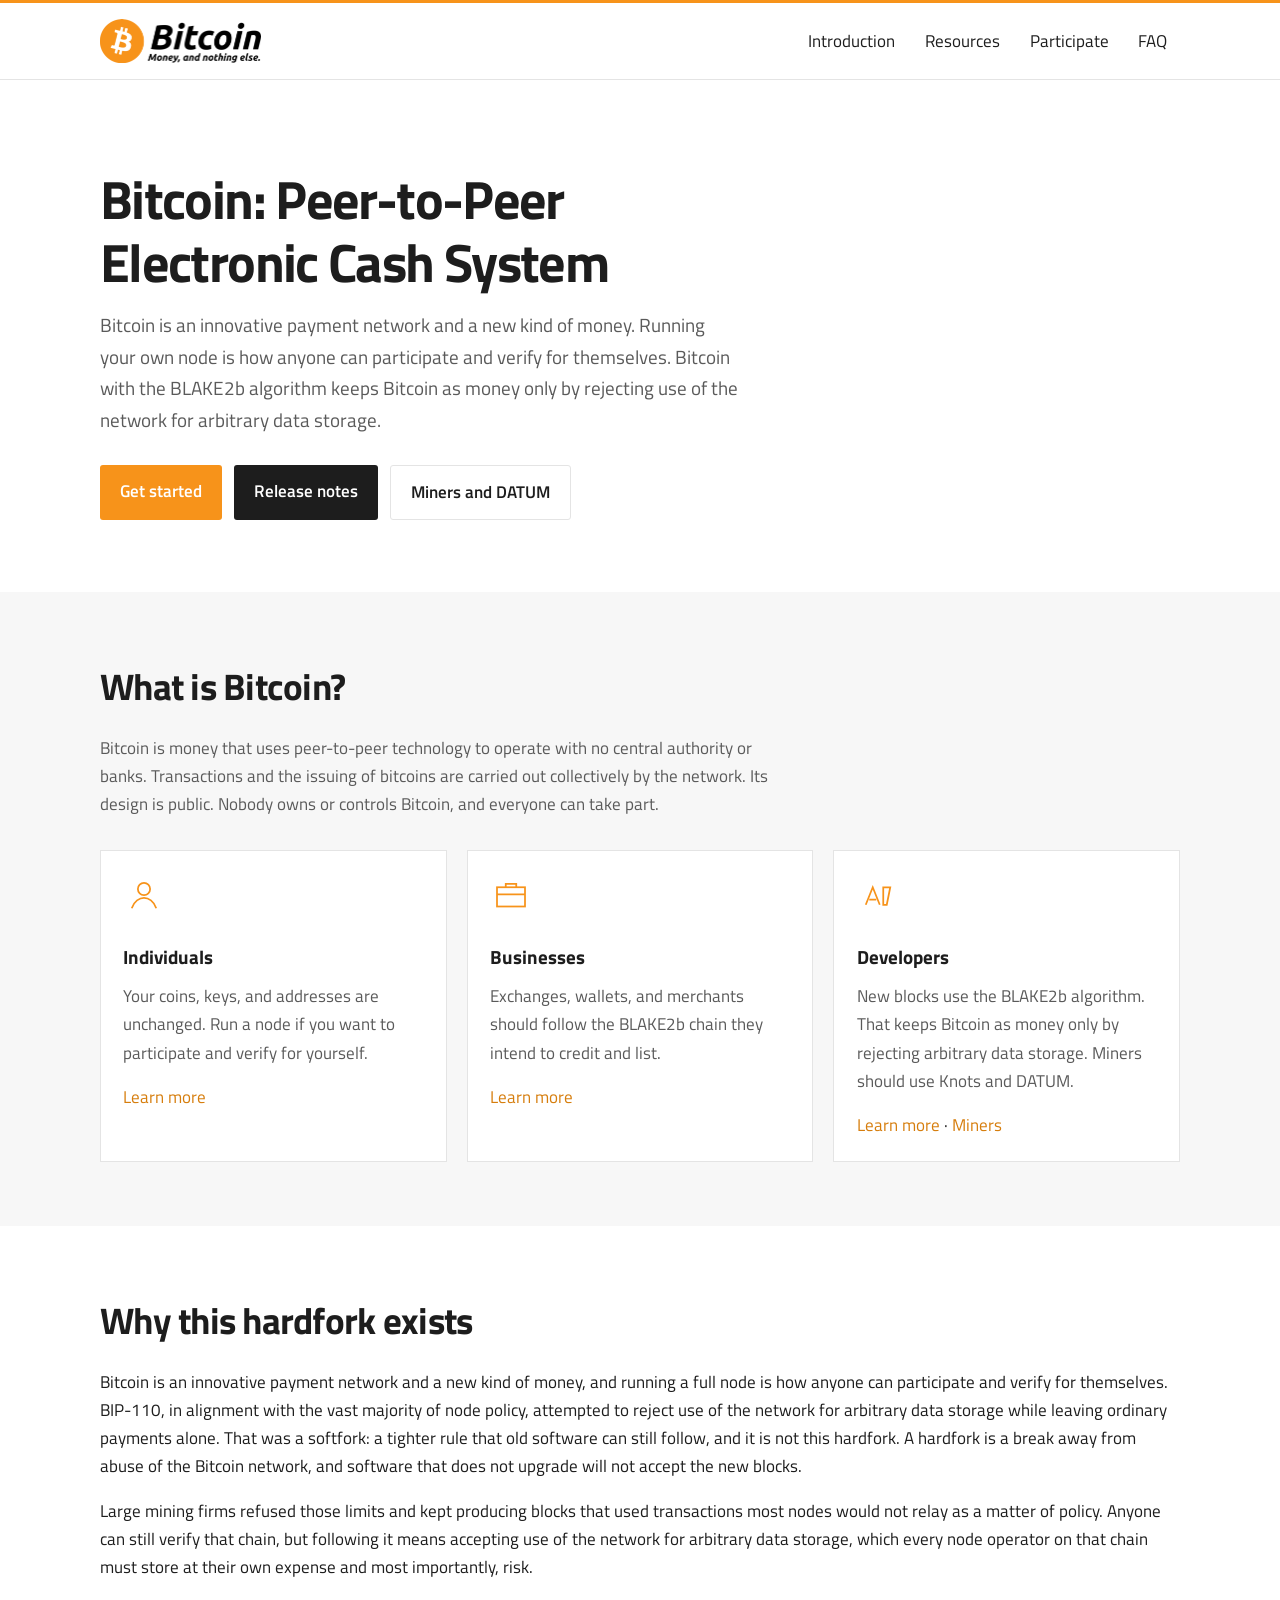
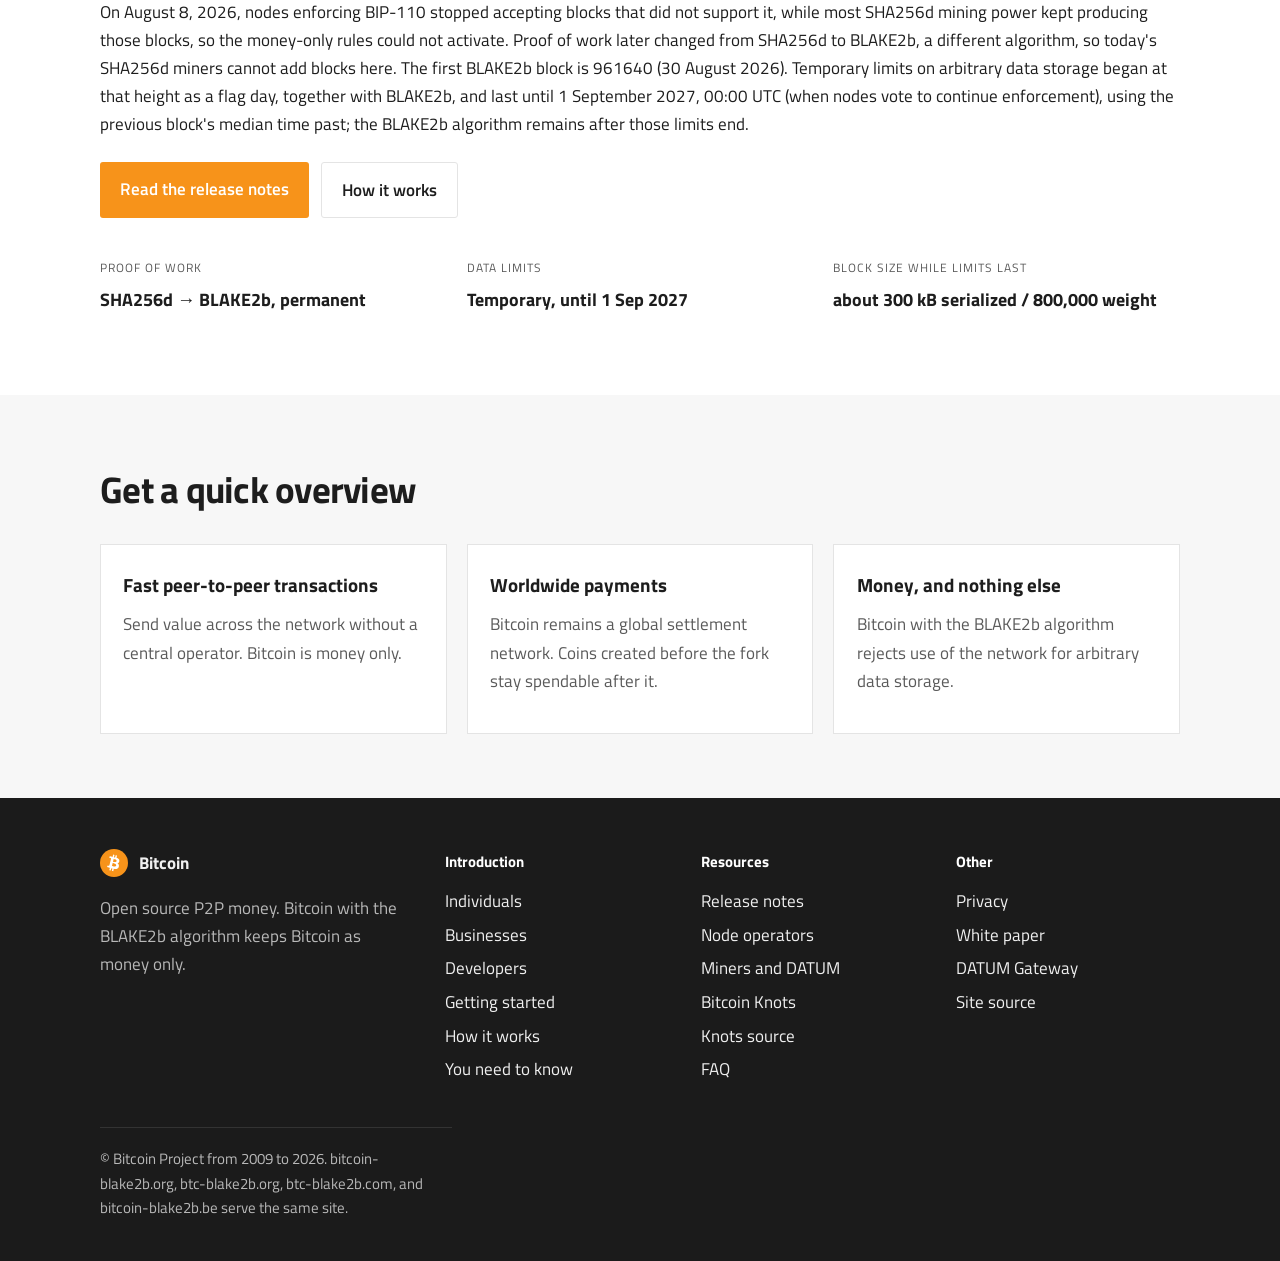
<file: index.html>
<!DOCTYPE html>
<html lang="en">
<head>
    <meta charset="UTF-8">
    <meta name="viewport" content="width=device-width, initial-scale=1.0">
    <title>Bitcoin - Open source P2P money</title>
    <meta name="description" content="Bitcoin is an innovative payment network and a new kind of money. Bitcoin with the BLAKE2b algorithm keeps Bitcoin as money only by rejecting arbitrary data storage.">
    <meta name="keywords" content="Bitcoin, BIP-110, BLAKE2b, proof of work, hardfork, peer-to-peer electronic cash, node">
    <meta name="author" content="Bitcoin">
    <meta name="robots" content="index,follow,max-image-preview:large,max-snippet:-1,max-video-preview:-1">
    <meta name="referrer" content="strict-origin-when-cross-origin">
    <meta name="theme-color" content="#f7931a">
    <link rel="canonical" href="https://btc-blake2b.org/">
    <meta property="og:title" content="Bitcoin - Open source P2P money">
    <meta property="og:description" content="Bitcoin is an innovative payment network and a new kind of money. Bitcoin with the BLAKE2b algorithm keeps Bitcoin as money only by rejecting arbitrary data storage.">
    <meta property="og:type" content="website">
    <meta property="og:site_name" content="Bitcoin">
    <meta property="og:url" content="https://btc-blake2b.org/">
    <meta property="og:image" content="https://btc-blake2b.org/media/og-image.png?v=2">
    <meta property="og:image:type" content="image/png">
    <meta property="og:image:width" content="1200">
    <meta property="og:image:height" content="628">
    <meta name="twitter:card" content="summary_large_image">
    <meta name="twitter:title" content="Bitcoin - Open source P2P money">
    <meta name="twitter:description" content="Bitcoin is an innovative payment network and a new kind of money. Bitcoin with the BLAKE2b algorithm keeps Bitcoin as money only by rejecting arbitrary data storage.">
    <meta name="twitter:image" content="https://btc-blake2b.org/media/og-image.png?v=2">
    <link rel="icon" href="/media/logo.svg" type="image/svg+xml">
    <link rel="apple-touch-icon" href="/media/logo.svg">
    <link rel="stylesheet" href="/static/style.css?v=8">
    <script type="application/ld+json">
    {
        "@context": "https://schema.org",
        "@type": "WebSite",
        "name": "Bitcoin",
        "url": "https://btc-blake2b.org/",
        "description": "Bitcoin is an innovative payment network and a new kind of money. Bitcoin with the BLAKE2b algorithm keeps Bitcoin as money only by rejecting arbitrary data storage.",
        "alternateName": ["bitcoin-blake2b.org", "btc-blake2b.org", "btc-blake2b.com", "bitcoin-blake2b.be"]
    }
    </script>
</head>
<body>
    <a class="skip-link" href="#content">Skip to content</a>
    <header class="site-header">
        <div class="wrap header-bar">
            <a class="brand" href="/">
                <img src="/media/header-logo.png?v=2" alt="Bitcoin">
            </a>
            <button class="nav-toggle" type="button" data-nav-toggle aria-expanded="false" aria-controls="site-nav">Menu</button>
            <nav class="site-nav" id="site-nav" data-site-nav aria-label="Primary">
                <div class="nav-item" data-dropdown>
                    <button type="button" data-dropdown-button aria-expanded="false">Introduction</button>
                    <div class="dropdown-menu">
                        <a href="/individuals">Individuals</a>
                        <a href="/businesses">Businesses</a>
                        <a href="/developers">Developers</a>
                        <a href="/getting-started">Getting started</a>
                        <a href="/how-it-works">How it works</a>
                        <a href="/you-need-to-know">You need to know</a>
                    </div>
                </div>
                <div class="nav-item" data-dropdown>
                    <button type="button" data-dropdown-button aria-expanded="false">Resources</button>
                    <div class="dropdown-menu">
                        <a href="https://github.com/bitcoinknots/bitcoin/blob/v29.4.1.knots20260508/doc/release-notes.md" rel="noopener">Release notes</a>
                        <a href="/nodes">Node operators</a>
                        <a href="/miners">Miners and DATUM</a>
                        <a href="/mining">Bitcoin Knots</a>
                        <a href="https://github.com/bitcoinknots/bitcoin" rel="noopener">Knots source</a>
                    </div>
                </div>
                <a href="/getting-started">Participate</a>
                <a href="/faq">FAQ</a>
            </nav>
        </div>
    </header>

    <main id="content">
        <section class="hero">
            <div class="wrap">
                <h1>Bitcoin: Peer-to-Peer Electronic Cash System</h1>
                <p class="lede">Bitcoin is an innovative payment network and a new kind of money. Running your own node is how anyone can participate and verify for themselves. Bitcoin with the BLAKE2b algorithm keeps Bitcoin as money only by rejecting use of the network for arbitrary data storage.</p>
                <div class="hero-actions">
                    <a class="button button-primary" href="/getting-started">Get started</a>
                    <a class="button button-secondary" href="https://github.com/bitcoinknots/bitcoin/blob/v29.4.1.knots20260508/doc/release-notes.md" rel="noopener">Release notes</a>
                    <a class="button button-ghost" href="/miners">Miners and DATUM</a>
                </div>
            </div>
        </section>

        <section class="section section-wash">
            <div class="wrap">
                <h2>What is Bitcoin?</h2>
                <p class="section-intro">Bitcoin is money that uses peer-to-peer technology to operate with no central authority or banks. Transactions and the issuing of bitcoins are carried out collectively by the network. Its design is public. Nobody owns or controls Bitcoin, and everyone can take part.</p>
                <div class="audience-grid" style="margin-top:2rem;">
                    <article class="audience-card">
                        <svg class="icon-mark" viewBox="0 0 48 48" aria-hidden="true"><circle cx="24" cy="16" r="7" fill="none" stroke="currentColor" stroke-width="2"/><path d="M10 38c2.5-8 9-12 14-12s11.5 4 14 12" fill="none" stroke="currentColor" stroke-width="2"/></svg>
                        <h3>Individuals</h3>
                        <p>Your coins, keys, and addresses are unchanged. Run a node if you want to participate and verify for yourself.</p>
                        <a href="/individuals">Learn more</a>
                    </article>
                    <article class="audience-card">
                        <svg class="icon-mark" viewBox="0 0 48 48" aria-hidden="true"><rect x="8" y="14" width="32" height="22" fill="none" stroke="currentColor" stroke-width="2"/><path d="M8 22h32M18 14v-4h12v4" fill="none" stroke="currentColor" stroke-width="2"/></svg>
                        <h3>Businesses</h3>
                        <p>Exchanges, wallets, and merchants should follow the BLAKE2b chain they intend to credit and list.</p>
                        <a href="/businesses">Learn more</a>
                    </article>
                    <article class="audience-card">
                        <svg class="icon-mark" viewBox="0 0 48 48" aria-hidden="true"><path d="M10 34l8-20 8 20M14 28h8M30 14h8l-4 20h-4z" fill="none" stroke="currentColor" stroke-width="2"/></svg>
                        <h3>Developers</h3>
                        <p>New blocks use the BLAKE2b algorithm. That keeps Bitcoin as money only by rejecting arbitrary data storage. Miners should use Knots and DATUM.</p>
                        <a href="/developers">Learn more</a> · <a href="/miners">Miners</a>
                    </article>
                </div>
            </div>
        </section>

        <section class="section">
            <div class="wrap">
                <h2>Why this hardfork exists</h2>
                <p>Bitcoin is an innovative payment network and a new kind of money, and running a full node is how anyone can participate and verify for themselves. BIP-110, in alignment with the vast majority of node policy, attempted to reject use of the network for arbitrary data storage while leaving ordinary payments alone. That was a softfork: a tighter rule that old software can still follow, and it is not this hardfork. A hardfork is a break away from abuse of the Bitcoin network, and software that does not upgrade will not accept the new blocks.</p>
                <p>Large mining firms refused those limits and kept producing blocks that used transactions most nodes would not relay as a matter of policy. Anyone can still verify that chain, but following it means accepting use of the network for arbitrary data storage, which every node operator on that chain must store at their own expense and most importantly, risk.</p>
                <p>On August 8, 2026, nodes enforcing BIP-110 stopped accepting blocks that did not support it, while most SHA256d mining power kept producing those blocks, so the money-only rules could not activate. Proof of work later changed from SHA256d to BLAKE2b, a different algorithm, so today's SHA256d miners cannot add blocks here. The first BLAKE2b block is 961640 (30 August 2026). Temporary limits on arbitrary data storage began at that height as a flag day, together with BLAKE2b, and last until 1 September 2027, 00:00 UTC (when nodes vote to continue enforcement), using the previous block's median time past; the BLAKE2b algorithm remains after those limits end.</p>
                <div class="button-row" style="margin-top:1.5rem;">
                    <a class="button button-primary" href="https://github.com/bitcoinknots/bitcoin/blob/v29.4.1.knots20260508/doc/release-notes.md" rel="noopener">Read the release notes</a>
                    <a class="button button-ghost" href="/how-it-works">How it works</a>
                </div>
                <dl class="fact-row">
                    <div class="fact">
                        <dt>Proof of work</dt>
                        <dd>SHA256d → BLAKE2b, permanent</dd>
                    </div>
                    <div class="fact">
                        <dt>Data limits</dt>
                        <dd>Temporary, until 1 Sep 2027</dd>
                    </div>
                    <div class="fact">
                        <dt>Block size while limits last</dt>
                        <dd>about 300 kB serialized / 800,000 weight</dd>
                    </div>
                </dl>
            </div>
        </section>

        <section class="section section-wash">
            <div class="wrap">
                <h2>Get a quick overview</h2>
                <div class="feature-grid" style="margin-top:1.5rem;">
                    <article class="feature-card">
                        <h3>Fast peer-to-peer transactions</h3>
                        <p>Send value across the network without a central operator. Bitcoin is money only.</p>
                    </article>
                    <article class="feature-card">
                        <h3>Worldwide payments</h3>
                        <p>Bitcoin remains a global settlement network. Coins created before the fork stay spendable after it.</p>
                    </article>
                    <article class="feature-card">
                        <h3>Money, and nothing else</h3>
                        <p>Bitcoin with the BLAKE2b algorithm rejects use of the network for arbitrary data storage.</p>
                    </article>
                </div>
            </div>
        </section>
    </main>

    <footer class="site-footer">
        <div class="wrap">
            <div class="footer-grid">
                <div>
                    <a class="footer-brand" href="/">
                        <img src="/media/logo.svg" alt="">
                        Bitcoin
                    </a>
                    <p>Open source P2P money. Bitcoin with the BLAKE2b algorithm keeps Bitcoin as money only.</p>
                </div>
                <div>
                    <h2>Introduction</h2>
                    <ul>
                        <li><a href="/individuals">Individuals</a></li>
                        <li><a href="/businesses">Businesses</a></li>
                        <li><a href="/developers">Developers</a></li>
                        <li><a href="/getting-started">Getting started</a></li>
                        <li><a href="/how-it-works">How it works</a></li>
                        <li><a href="/you-need-to-know">You need to know</a></li>
                    </ul>
                </div>
                <div>
                    <h2>Resources</h2>
                    <ul>
                        <li><a href="https://github.com/bitcoinknots/bitcoin/blob/v29.4.1.knots20260508/doc/release-notes.md" rel="noopener">Release notes</a></li>
                        <li><a href="/nodes">Node operators</a></li>
                        <li><a href="/miners">Miners and DATUM</a></li>
                        <li><a href="/mining">Bitcoin Knots</a></li>
                        <li><a href="https://github.com/bitcoinknots/bitcoin" rel="noopener">Knots source</a></li>
                        <li><a href="/faq">FAQ</a></li>
                    </ul>
                </div>
                <div>
                    <h2>Other</h2>
                    <ul>
                        <li><a href="/privacy">Privacy</a></li>
                        <li><a href="https://bitcoin.org/bitcoin.pdf" rel="noopener">White paper</a></li>
                        <li><a href="https://github.com/CONVOYMining/datum_gateway" rel="noopener">DATUM Gateway</a></li>
                        <li><a href="https://github.com/innerhat-dev/bitcoin-blake2b.org" rel="noopener">Site source</a></li>
                    </ul>
                </div>
            </div>
            <p class="footer-note">© Bitcoin Project from 2009 to 2026. bitcoin-blake2b.org, btc-blake2b.org, btc-blake2b.com, and bitcoin-blake2b.be serve the same site.</p>
        </div>
    </footer>
    <script src="/static/site.js?v=4"></script>
</body>
</html>
</file>
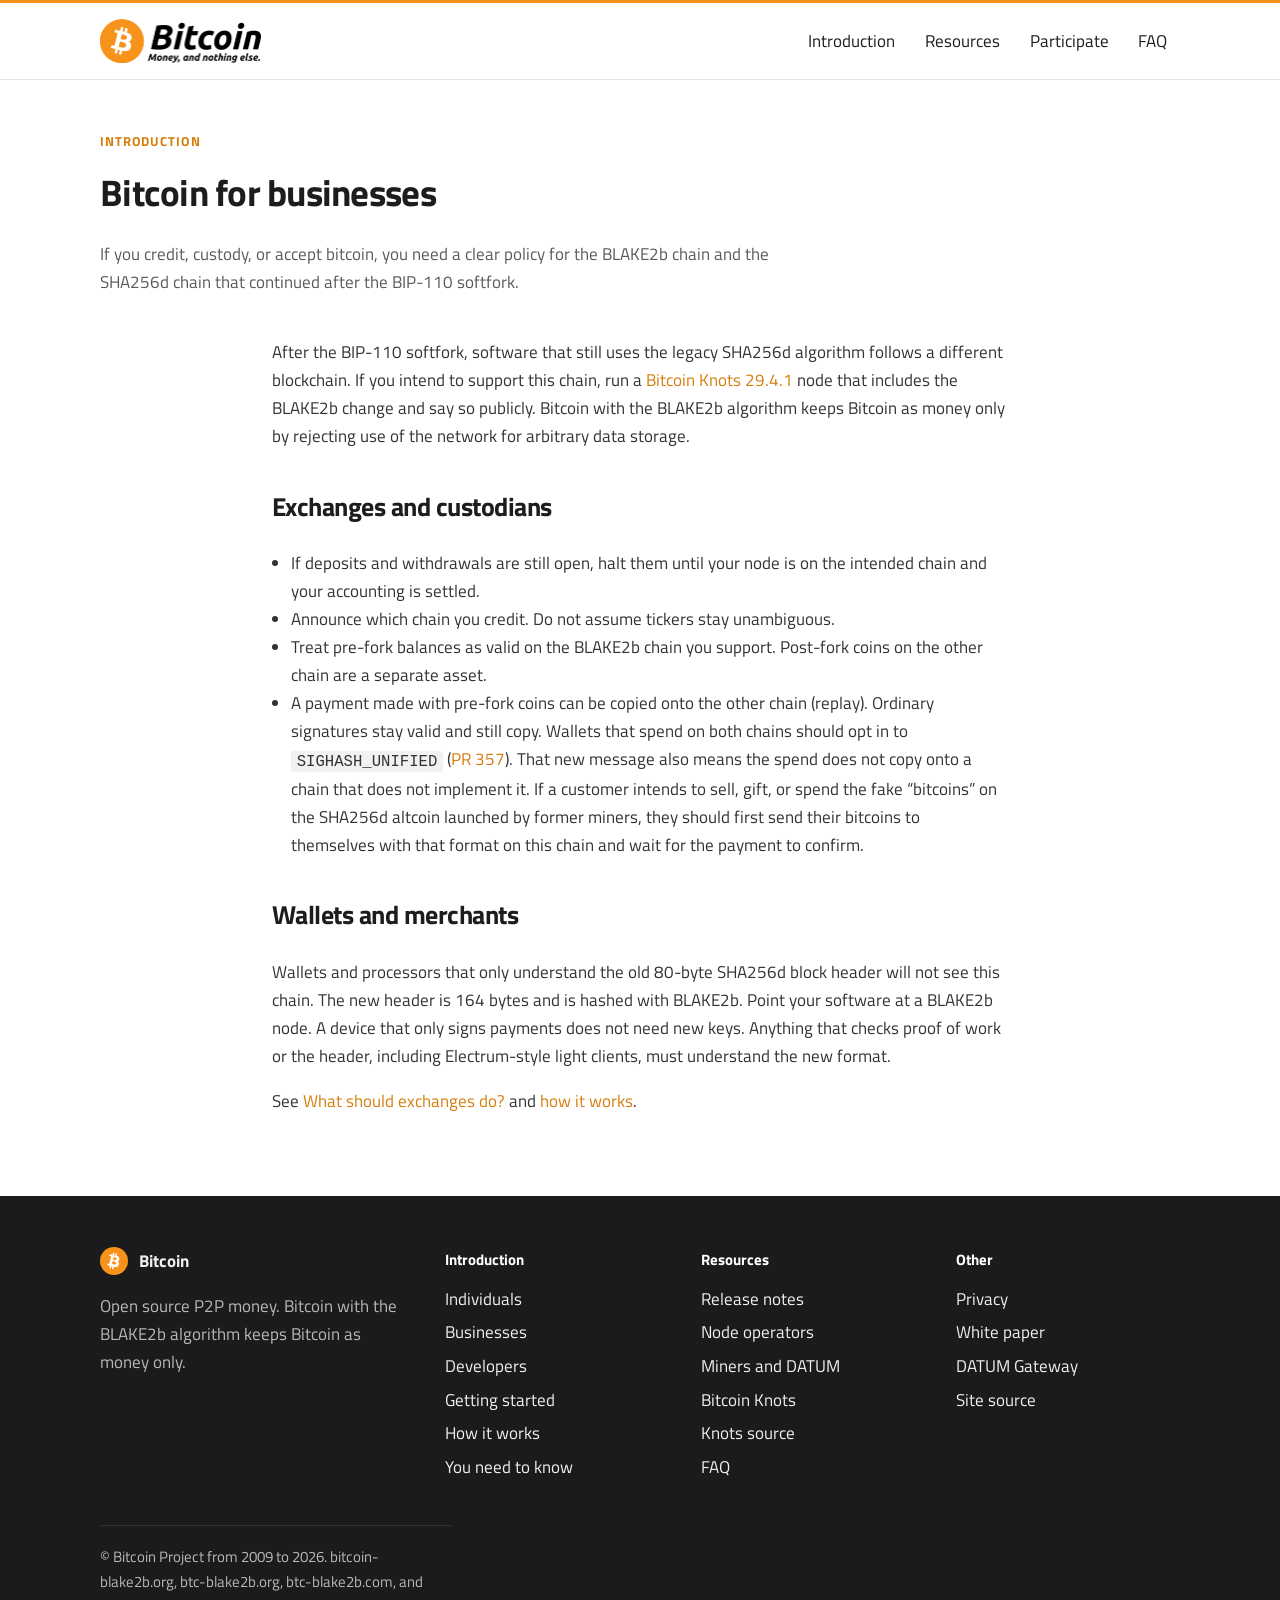
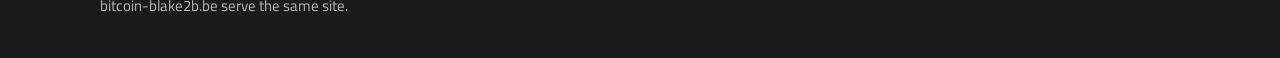
<file: businesses.html>
<!DOCTYPE html>
<html lang="en">
<head>
    <meta charset="UTF-8">
    <meta name="viewport" content="width=device-width, initial-scale=1.0">
    <title>Bitcoin for businesses</title>
    <meta name="description" content="Guidance for exchanges, wallets, merchants, and other businesses after the BLAKE2b proof-of-work hardfork.">
    <meta name="robots" content="index,follow,max-image-preview:large,max-snippet:-1,max-video-preview:-1">
    <meta name="referrer" content="strict-origin-when-cross-origin">
    <meta name="theme-color" content="#f7931a">
    <link rel="canonical" href="https://btc-blake2b.org/businesses">
    <meta property="og:title" content="Bitcoin for businesses">
    <meta property="og:description" content="Guidance for exchanges, wallets, merchants, and other businesses after the BLAKE2b proof-of-work hardfork.">
    <meta property="og:type" content="website">
    <meta property="og:site_name" content="Bitcoin">
    <meta property="og:url" content="https://btc-blake2b.org/businesses">
    <meta property="og:image" content="https://btc-blake2b.org/media/og-image.png?v=2">
    <meta name="twitter:card" content="summary_large_image">
    <meta name="twitter:title" content="Bitcoin for businesses">
    <meta name="twitter:description" content="Guidance for exchanges, wallets, merchants, and other businesses after the BLAKE2b proof-of-work hardfork.">
    <meta name="twitter:image" content="https://btc-blake2b.org/media/og-image.png?v=2">
    <link rel="icon" href="/media/logo.svg" type="image/svg+xml">
    <link rel="stylesheet" href="/static/style.css?v=8">
</head>
<body>
    <a class="skip-link" href="#content">Skip to content</a>
    <header class="site-header">
        <div class="wrap header-bar">
            <a class="brand" href="/">
                <img src="/media/header-logo.png?v=2" alt="Bitcoin">
            </a>
            <button class="nav-toggle" type="button" data-nav-toggle aria-expanded="false" aria-controls="site-nav">Menu</button>
            <nav class="site-nav" id="site-nav" data-site-nav aria-label="Primary">
                <div class="nav-item" data-dropdown>
                    <button type="button" data-dropdown-button aria-expanded="false">Introduction</button>
                    <div class="dropdown-menu">
                        <a href="/individuals">Individuals</a>
                        <a href="/businesses">Businesses</a>
                        <a href="/developers">Developers</a>
                        <a href="/getting-started">Getting started</a>
                        <a href="/how-it-works">How it works</a>
                        <a href="/you-need-to-know">You need to know</a>
                    </div>
                </div>
                <div class="nav-item" data-dropdown>
                    <button type="button" data-dropdown-button aria-expanded="false">Resources</button>
                    <div class="dropdown-menu">
                        <a href="https://github.com/bitcoinknots/bitcoin/blob/v29.4.1.knots20260508/doc/release-notes.md" rel="noopener">Release notes</a>
                        <a href="/nodes">Node operators</a>
                        <a href="/miners">Miners and DATUM</a>
                        <a href="/mining">Bitcoin Knots</a>
                        <a href="https://github.com/bitcoinknots/bitcoin" rel="noopener">Knots source</a>
                    </div>
                </div>
                <a href="/getting-started">Participate</a>
                <a href="/faq">FAQ</a>
            </nav>
        </div>
    </header>

    <main id="content">
        <header class="page-header">
            <div class="wrap">
                <p class="kicker">Introduction</p>
                <h1>Bitcoin for businesses</h1>
                <p>If you credit, custody, or accept bitcoin, you need a clear policy for the BLAKE2b chain and the SHA256d chain that continued after the BIP-110 softfork.</p>
            </div>
        </header>
        <article class="wrap prose">

            <p>After the BIP-110 softfork, software that still uses the legacy SHA256d algorithm follows a different blockchain. If you intend to support this chain, run a <a href="https://bitcoinknots.org/?29.4.1.20260508?twitter" rel="noopener">Bitcoin Knots 29.4.1</a> node that includes the BLAKE2b change and say so publicly. Bitcoin with the BLAKE2b algorithm keeps Bitcoin as money only by rejecting use of the network for arbitrary data storage.</p>
            <h2>Exchanges and custodians</h2>
            <ul>
                <li>If deposits and withdrawals are still open, halt them until your node is on the intended chain and your accounting is settled.</li>
                <li>Announce which chain you credit. Do not assume tickers stay unambiguous.</li>
                <li>Treat pre-fork balances as valid on the BLAKE2b chain you support. Post-fork coins on the other chain are a separate asset.</li>
                <li>A payment made with pre-fork coins can be copied onto the other chain (replay). Ordinary signatures stay valid and still copy. Wallets that spend on both chains should opt in to <code>SIGHASH_UNIFIED</code> (<a href="https://github.com/bitcoinknots/bitcoin/pull/357" rel="noopener">PR 357</a>). That new message also means the spend does not copy onto a chain that does not implement it. If a customer intends to sell, gift, or spend the fake “bitcoins” on the SHA256d altcoin launched by former miners, they should first send their bitcoins to themselves with that format on this chain and wait for the payment to confirm.</li>
            </ul>
            <h2>Wallets and merchants</h2>
            <p>Wallets and processors that only understand the old 80-byte SHA256d block header will not see this chain. The new header is 164 bytes and is hashed with BLAKE2b. Point your software at a BLAKE2b node. A device that only signs payments does not need new keys. Anything that checks proof of work or the header, including Electrum-style light clients, must understand the new format.</p>
            <p>See <a href="/faq">What should exchanges do?</a> and <a href="/how-it-works">how it works</a>.</p>

        </article>
    </main>
    <footer class="site-footer">
        <div class="wrap">
            <div class="footer-grid">
                <div>
                    <a class="footer-brand" href="/">
                        <img src="/media/logo.svg" alt="">
                        Bitcoin
                    </a>
                    <p>Open source P2P money. Bitcoin with the BLAKE2b algorithm keeps Bitcoin as money only.</p>
                </div>
                <div>
                    <h2>Introduction</h2>
                    <ul>
                        <li><a href="/individuals">Individuals</a></li>
                        <li><a href="/businesses">Businesses</a></li>
                        <li><a href="/developers">Developers</a></li>
                        <li><a href="/getting-started">Getting started</a></li>
                        <li><a href="/how-it-works">How it works</a></li>
                        <li><a href="/you-need-to-know">You need to know</a></li>
                    </ul>
                </div>
                <div>
                    <h2>Resources</h2>
                    <ul>
                        <li><a href="https://github.com/bitcoinknots/bitcoin/blob/v29.4.1.knots20260508/doc/release-notes.md" rel="noopener">Release notes</a></li>
                        <li><a href="/nodes">Node operators</a></li>
                        <li><a href="/miners">Miners and DATUM</a></li>
                        <li><a href="/mining">Bitcoin Knots</a></li>
                        <li><a href="https://github.com/bitcoinknots/bitcoin" rel="noopener">Knots source</a></li>
                        <li><a href="/faq">FAQ</a></li>
                    </ul>
                </div>
                <div>
                    <h2>Other</h2>
                    <ul>
                        <li><a href="/privacy">Privacy</a></li>
                        <li><a href="https://bitcoin.org/bitcoin.pdf" rel="noopener">White paper</a></li>
                        <li><a href="https://github.com/CONVOYMining/datum_gateway" rel="noopener">DATUM Gateway</a></li>
                        <li><a href="https://github.com/innerhat-dev/bitcoin-blake2b.org" rel="noopener">Site source</a></li>
                    </ul>
                </div>
            </div>
            <p class="footer-note">© Bitcoin Project from 2009 to 2026. bitcoin-blake2b.org, btc-blake2b.org, btc-blake2b.com, and bitcoin-blake2b.be serve the same site.</p>
        </div>
    </footer>
    <script src="/static/site.js?v=4"></script>

</body>
</html>
</file>
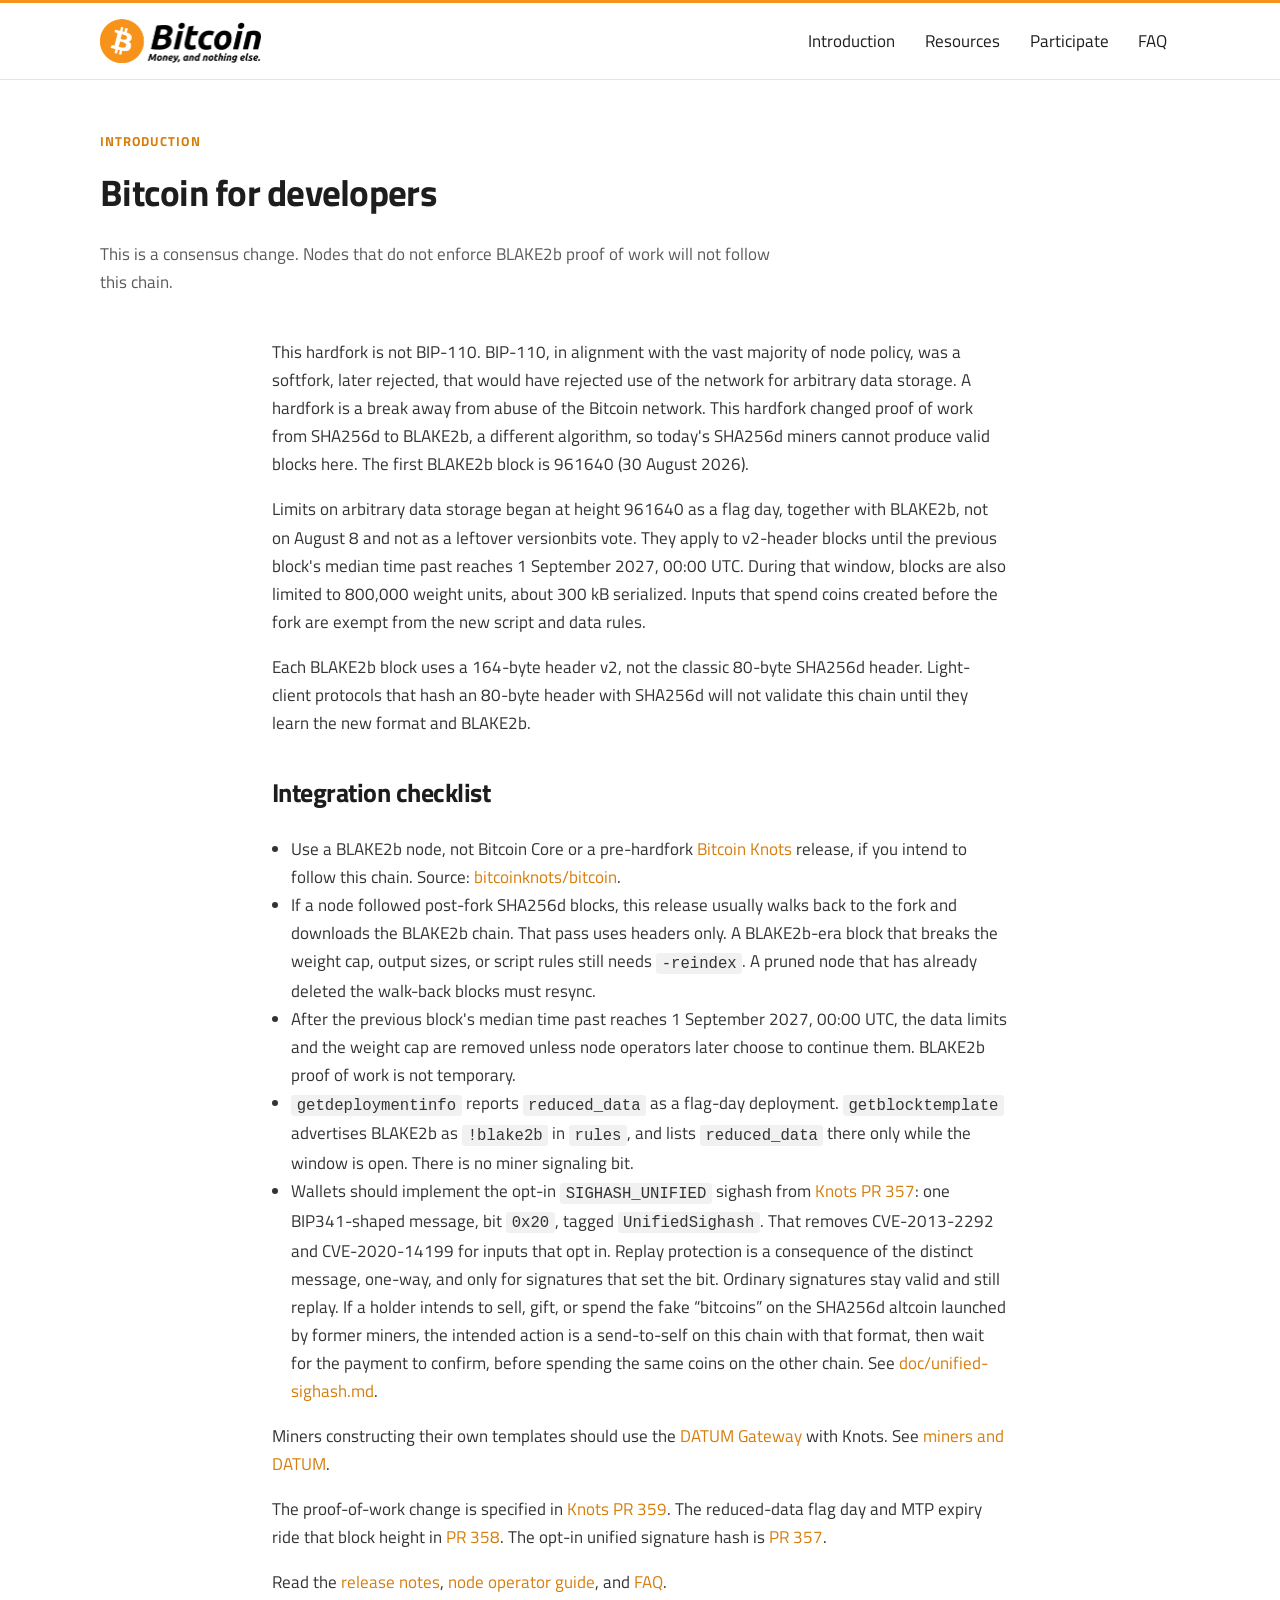
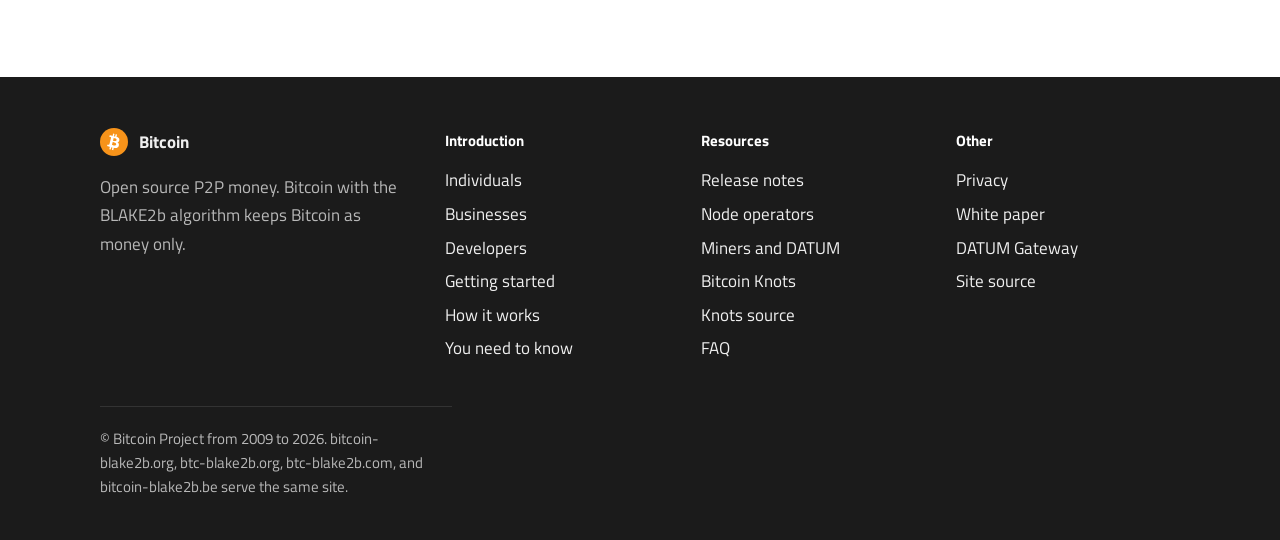
<file: developers.html>
<!DOCTYPE html>
<html lang="en">
<head>
    <meta charset="UTF-8">
    <meta name="viewport" content="width=device-width, initial-scale=1.0">
    <title>Bitcoin for developers</title>
    <meta name="description" content="Consensus, node, and integration notes for the BLAKE2b proof-of-work hardfork inspired by BIP-110.">
    <meta name="robots" content="index,follow,max-image-preview:large,max-snippet:-1,max-video-preview:-1">
    <meta name="referrer" content="strict-origin-when-cross-origin">
    <meta name="theme-color" content="#f7931a">
    <link rel="canonical" href="https://btc-blake2b.org/developers">
    <meta property="og:title" content="Bitcoin for developers">
    <meta property="og:description" content="Consensus, node, and integration notes for the BLAKE2b proof-of-work hardfork inspired by BIP-110.">
    <meta property="og:type" content="website">
    <meta property="og:site_name" content="Bitcoin">
    <meta property="og:url" content="https://btc-blake2b.org/developers">
    <meta property="og:image" content="https://btc-blake2b.org/media/og-image.png?v=2">
    <meta name="twitter:card" content="summary_large_image">
    <meta name="twitter:title" content="Bitcoin for developers">
    <meta name="twitter:description" content="Consensus, node, and integration notes for the BLAKE2b proof-of-work hardfork inspired by BIP-110.">
    <meta name="twitter:image" content="https://btc-blake2b.org/media/og-image.png?v=2">
    <link rel="icon" href="/media/logo.svg" type="image/svg+xml">
    <link rel="stylesheet" href="/static/style.css?v=8">
</head>
<body>
    <a class="skip-link" href="#content">Skip to content</a>
    <header class="site-header">
        <div class="wrap header-bar">
            <a class="brand" href="/">
                <img src="/media/header-logo.png?v=2" alt="Bitcoin">
            </a>
            <button class="nav-toggle" type="button" data-nav-toggle aria-expanded="false" aria-controls="site-nav">Menu</button>
            <nav class="site-nav" id="site-nav" data-site-nav aria-label="Primary">
                <div class="nav-item" data-dropdown>
                    <button type="button" data-dropdown-button aria-expanded="false">Introduction</button>
                    <div class="dropdown-menu">
                        <a href="/individuals">Individuals</a>
                        <a href="/businesses">Businesses</a>
                        <a href="/developers">Developers</a>
                        <a href="/getting-started">Getting started</a>
                        <a href="/how-it-works">How it works</a>
                        <a href="/you-need-to-know">You need to know</a>
                    </div>
                </div>
                <div class="nav-item" data-dropdown>
                    <button type="button" data-dropdown-button aria-expanded="false">Resources</button>
                    <div class="dropdown-menu">
                        <a href="https://github.com/bitcoinknots/bitcoin/blob/v29.4.1.knots20260508/doc/release-notes.md" rel="noopener">Release notes</a>
                        <a href="/nodes">Node operators</a>
                        <a href="/miners">Miners and DATUM</a>
                        <a href="/mining">Bitcoin Knots</a>
                        <a href="https://github.com/bitcoinknots/bitcoin" rel="noopener">Knots source</a>
                    </div>
                </div>
                <a href="/getting-started">Participate</a>
                <a href="/faq">FAQ</a>
            </nav>
        </div>
    </header>

    <main id="content">
        <header class="page-header">
            <div class="wrap">
                <p class="kicker">Introduction</p>
                <h1>Bitcoin for developers</h1>
                <p>This is a consensus change. Nodes that do not enforce BLAKE2b proof of work will not follow this chain.</p>
            </div>
        </header>
        <article class="wrap prose">

            <p>This hardfork is not BIP-110. BIP-110, in alignment with the vast majority of node policy, was a softfork, later rejected, that would have rejected use of the network for arbitrary data storage. A hardfork is a break away from abuse of the Bitcoin network. This hardfork changed proof of work from SHA256d to BLAKE2b, a different algorithm, so today's SHA256d miners cannot produce valid blocks here. The first BLAKE2b block is 961640 (30 August 2026).</p>
            <p>Limits on arbitrary data storage began at height 961640 as a flag day, together with BLAKE2b, not on August 8 and not as a leftover versionbits vote. They apply to v2-header blocks until the previous block's median time past reaches 1 September 2027, 00:00 UTC. During that window, blocks are also limited to 800,000 weight units, about 300 kB serialized. Inputs that spend coins created before the fork are exempt from the new script and data rules.</p>
            <p>Each BLAKE2b block uses a 164-byte header v2, not the classic 80-byte SHA256d header. Light-client protocols that hash an 80-byte header with SHA256d will not validate this chain until they learn the new format and BLAKE2b.</p>
            <h2>Integration checklist</h2>
            <ul>
                <li>Use a BLAKE2b node, not Bitcoin Core or a pre-hardfork <a href="https://bitcoinknots.org/" rel="noopener">Bitcoin Knots</a> release, if you intend to follow this chain. Source: <a href="https://github.com/bitcoinknots/bitcoin" rel="noopener">bitcoinknots/bitcoin</a>.</li>
                <li>If a node followed post-fork SHA256d blocks, this release usually walks back to the fork and downloads the BLAKE2b chain. That pass uses headers only. A BLAKE2b-era block that breaks the weight cap, output sizes, or script rules still needs <code>-reindex</code>. A pruned node that has already deleted the walk-back blocks must resync.</li>
                <li>After the previous block's median time past reaches 1 September 2027, 00:00 UTC, the data limits and the weight cap are removed unless node operators later choose to continue them. BLAKE2b proof of work is not temporary.</li>
                <li><code>getdeploymentinfo</code> reports <code>reduced_data</code> as a flag-day deployment. <code>getblocktemplate</code> advertises BLAKE2b as <code>!blake2b</code> in <code>rules</code>, and lists <code>reduced_data</code> there only while the window is open. There is no miner signaling bit.</li>
                <li>Wallets should implement the opt-in <code>SIGHASH_UNIFIED</code> sighash from <a href="https://github.com/bitcoinknots/bitcoin/pull/357" rel="noopener">Knots PR 357</a>: one BIP341-shaped message, bit <code>0x20</code>, tagged <code>UnifiedSighash</code>. That removes CVE-2013-2292 and CVE-2020-14199 for inputs that opt in. Replay protection is a consequence of the distinct message, one-way, and only for signatures that set the bit. Ordinary signatures stay valid and still replay. If a holder intends to sell, gift, or spend the fake “bitcoins” on the SHA256d altcoin launched by former miners, the intended action is a send-to-self on this chain with that format, then wait for the payment to confirm, before spending the same coins on the other chain. See <a href="https://github.com/bitcoinknots/bitcoin/blob/v29.4.1.knots20260508/doc/unified-sighash.md" rel="noopener">doc/unified-sighash.md</a>.</li>
            </ul>
            <p>Miners constructing their own templates should use the <a href="https://github.com/CONVOYMining/datum_gateway" rel="noopener">DATUM Gateway</a> with Knots. See <a href="/miners">miners and DATUM</a>.</p>
            <p>The proof-of-work change is specified in <a href="https://github.com/bitcoinknots/bitcoin/pull/359" rel="noopener">Knots PR 359</a>. The reduced-data flag day and MTP expiry ride that block height in <a href="https://github.com/bitcoinknots/bitcoin/pull/358" rel="noopener">PR 358</a>. The opt-in unified signature hash is <a href="https://github.com/bitcoinknots/bitcoin/pull/357" rel="noopener">PR 357</a>.</p>
            <p>Read the <a href="https://github.com/bitcoinknots/bitcoin/blob/v29.4.1.knots20260508/doc/release-notes.md" rel="noopener">release notes</a>, <a href="/nodes">node operator guide</a>, and <a href="/faq">FAQ</a>.</p>

        </article>
    </main>
    <footer class="site-footer">
        <div class="wrap">
            <div class="footer-grid">
                <div>
                    <a class="footer-brand" href="/">
                        <img src="/media/logo.svg" alt="">
                        Bitcoin
                    </a>
                    <p>Open source P2P money. Bitcoin with the BLAKE2b algorithm keeps Bitcoin as money only.</p>
                </div>
                <div>
                    <h2>Introduction</h2>
                    <ul>
                        <li><a href="/individuals">Individuals</a></li>
                        <li><a href="/businesses">Businesses</a></li>
                        <li><a href="/developers">Developers</a></li>
                        <li><a href="/getting-started">Getting started</a></li>
                        <li><a href="/how-it-works">How it works</a></li>
                        <li><a href="/you-need-to-know">You need to know</a></li>
                    </ul>
                </div>
                <div>
                    <h2>Resources</h2>
                    <ul>
                        <li><a href="https://github.com/bitcoinknots/bitcoin/blob/v29.4.1.knots20260508/doc/release-notes.md" rel="noopener">Release notes</a></li>
                        <li><a href="/nodes">Node operators</a></li>
                        <li><a href="/miners">Miners and DATUM</a></li>
                        <li><a href="/mining">Bitcoin Knots</a></li>
                        <li><a href="https://github.com/bitcoinknots/bitcoin" rel="noopener">Knots source</a></li>
                        <li><a href="/faq">FAQ</a></li>
                    </ul>
                </div>
                <div>
                    <h2>Other</h2>
                    <ul>
                        <li><a href="/privacy">Privacy</a></li>
                        <li><a href="https://bitcoin.org/bitcoin.pdf" rel="noopener">White paper</a></li>
                        <li><a href="https://github.com/CONVOYMining/datum_gateway" rel="noopener">DATUM Gateway</a></li>
                        <li><a href="https://github.com/innerhat-dev/bitcoin-blake2b.org" rel="noopener">Site source</a></li>
                    </ul>
                </div>
            </div>
            <p class="footer-note">© Bitcoin Project from 2009 to 2026. bitcoin-blake2b.org, btc-blake2b.org, btc-blake2b.com, and bitcoin-blake2b.be serve the same site.</p>
        </div>
    </footer>
    <script src="/static/site.js?v=4"></script>

</body>
</html>
</file>
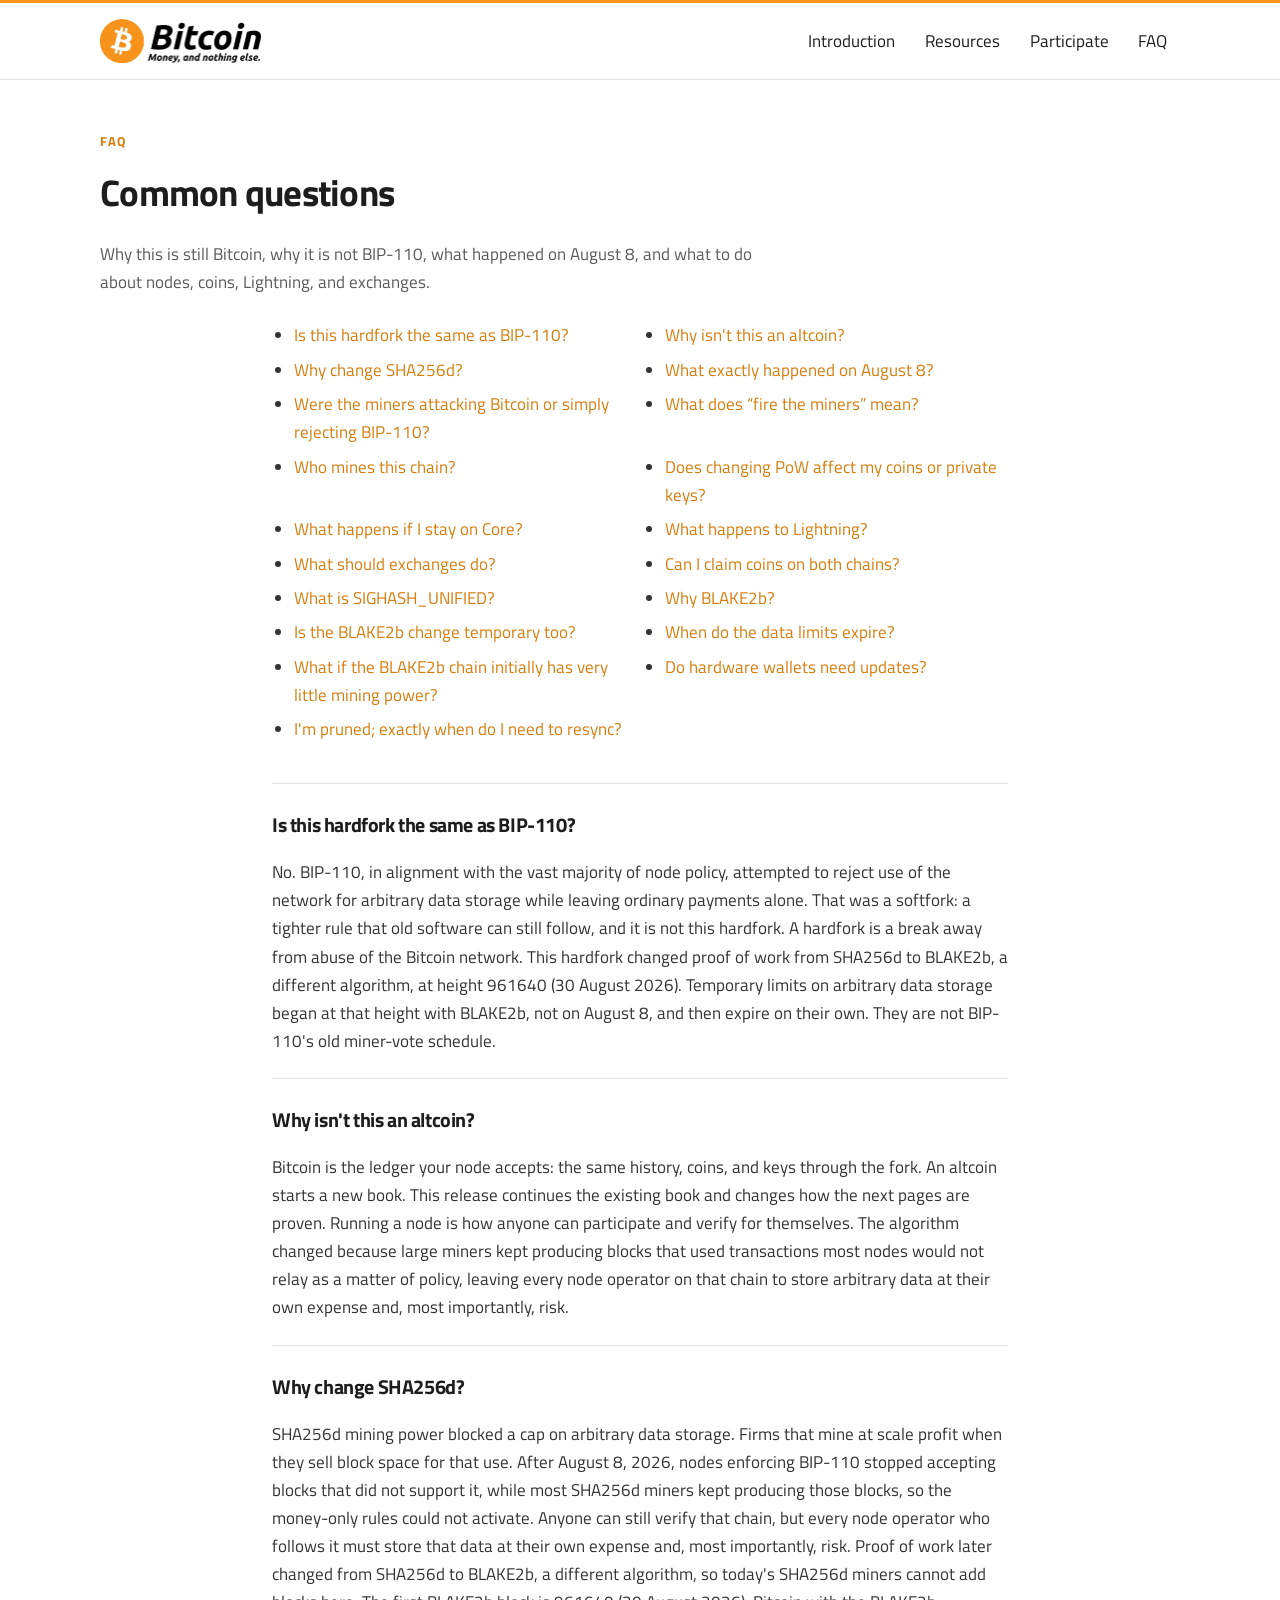
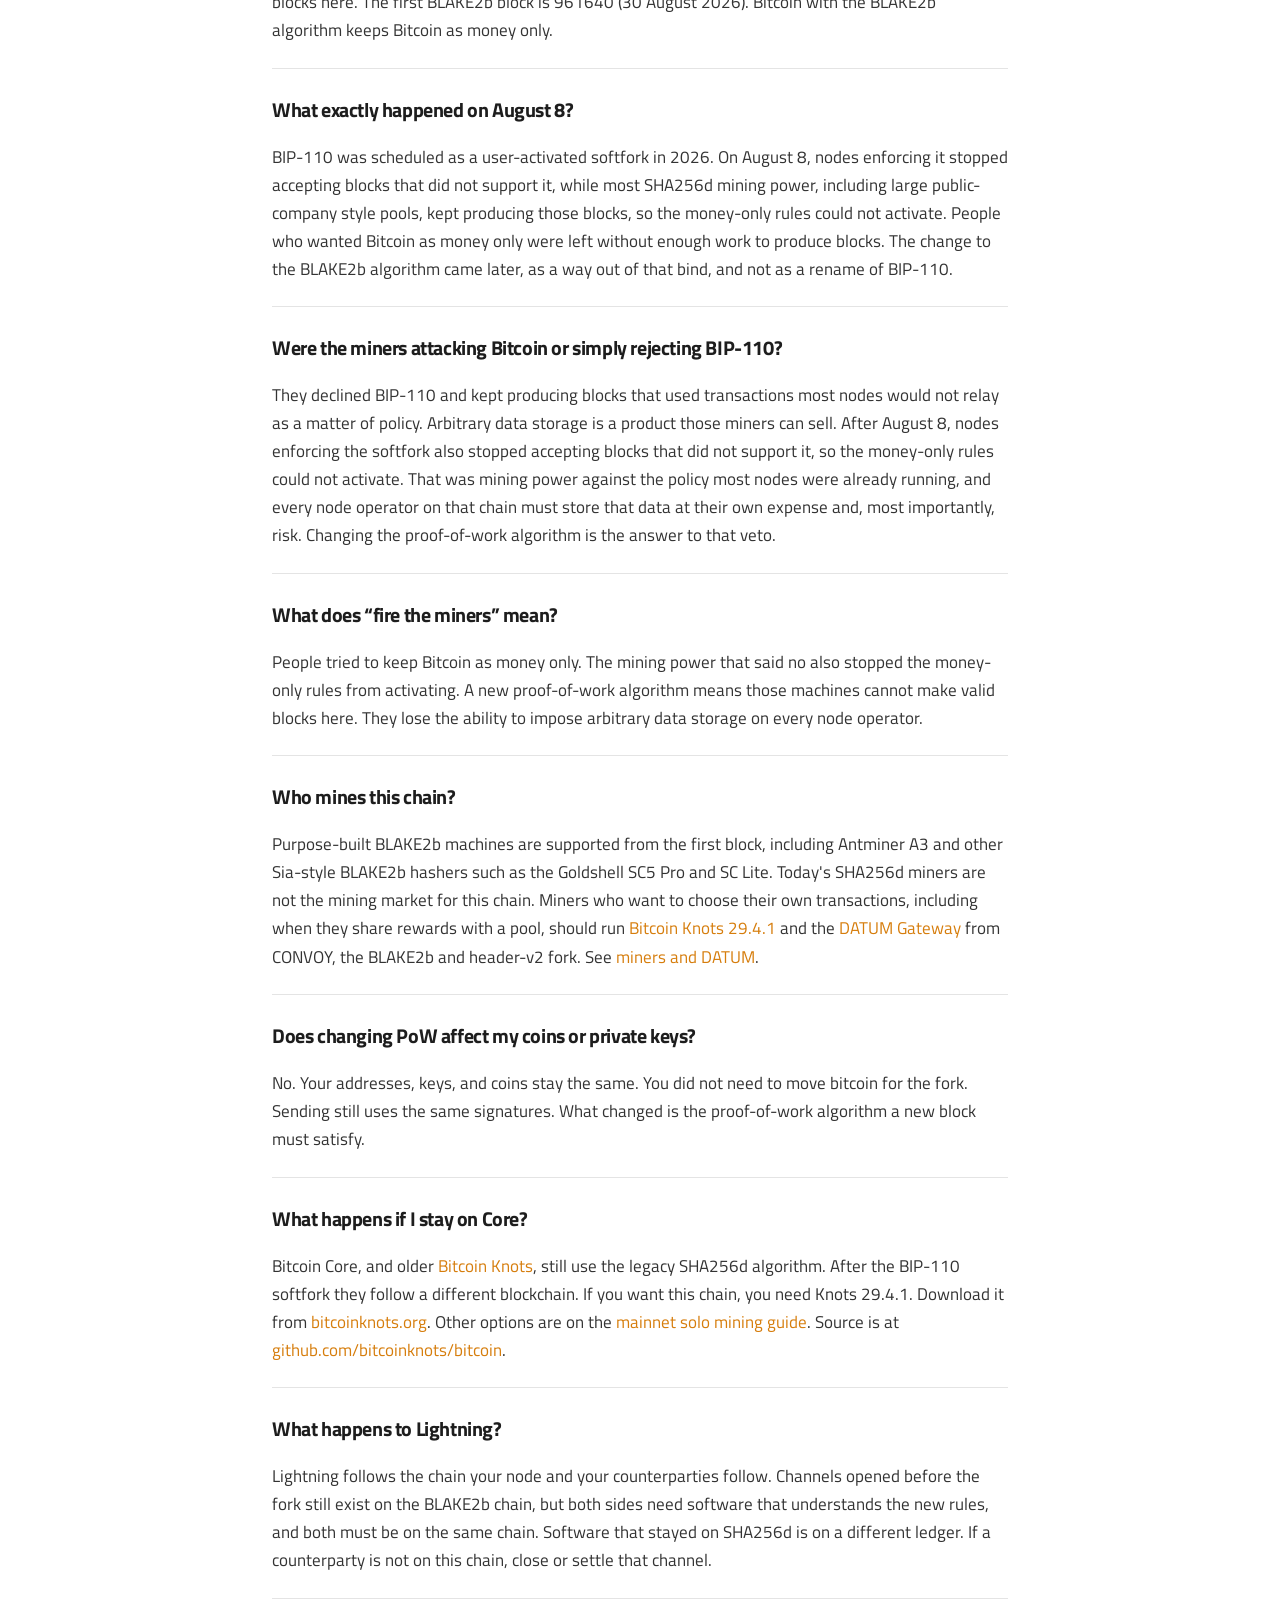
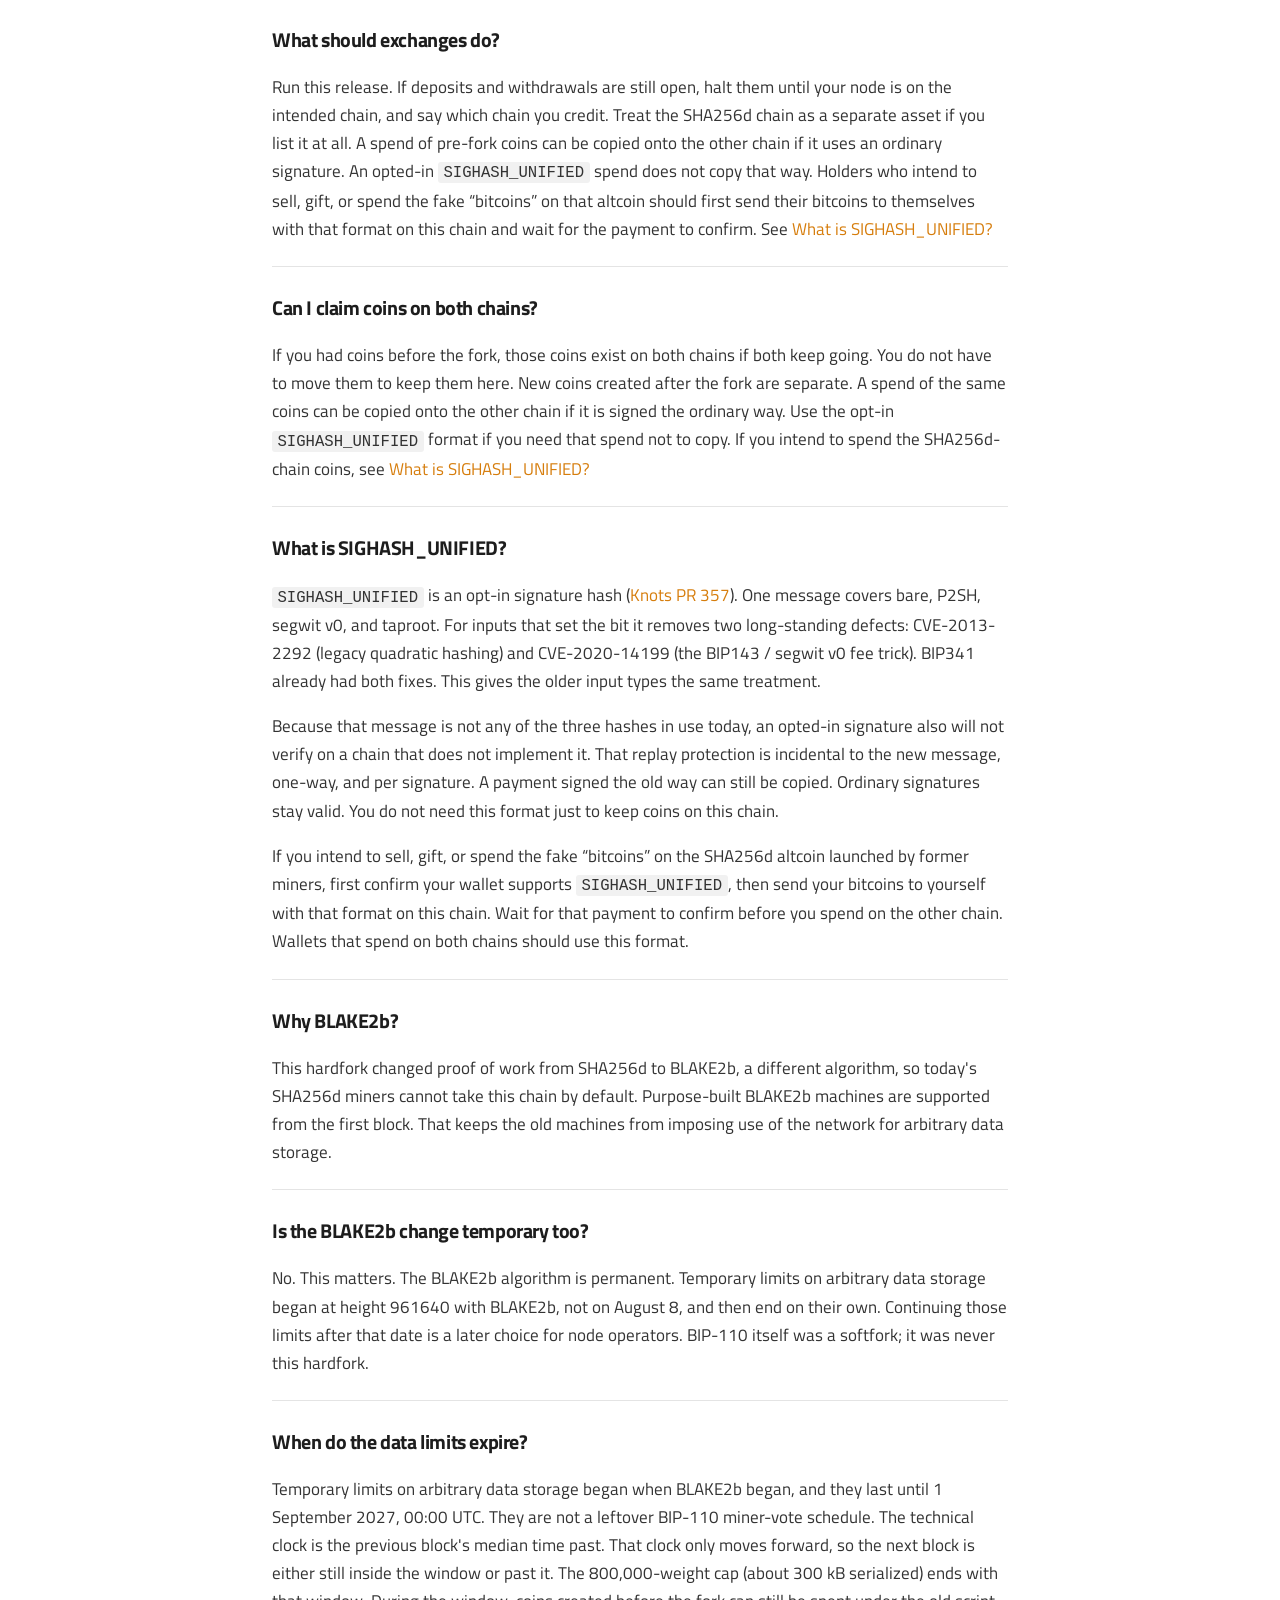
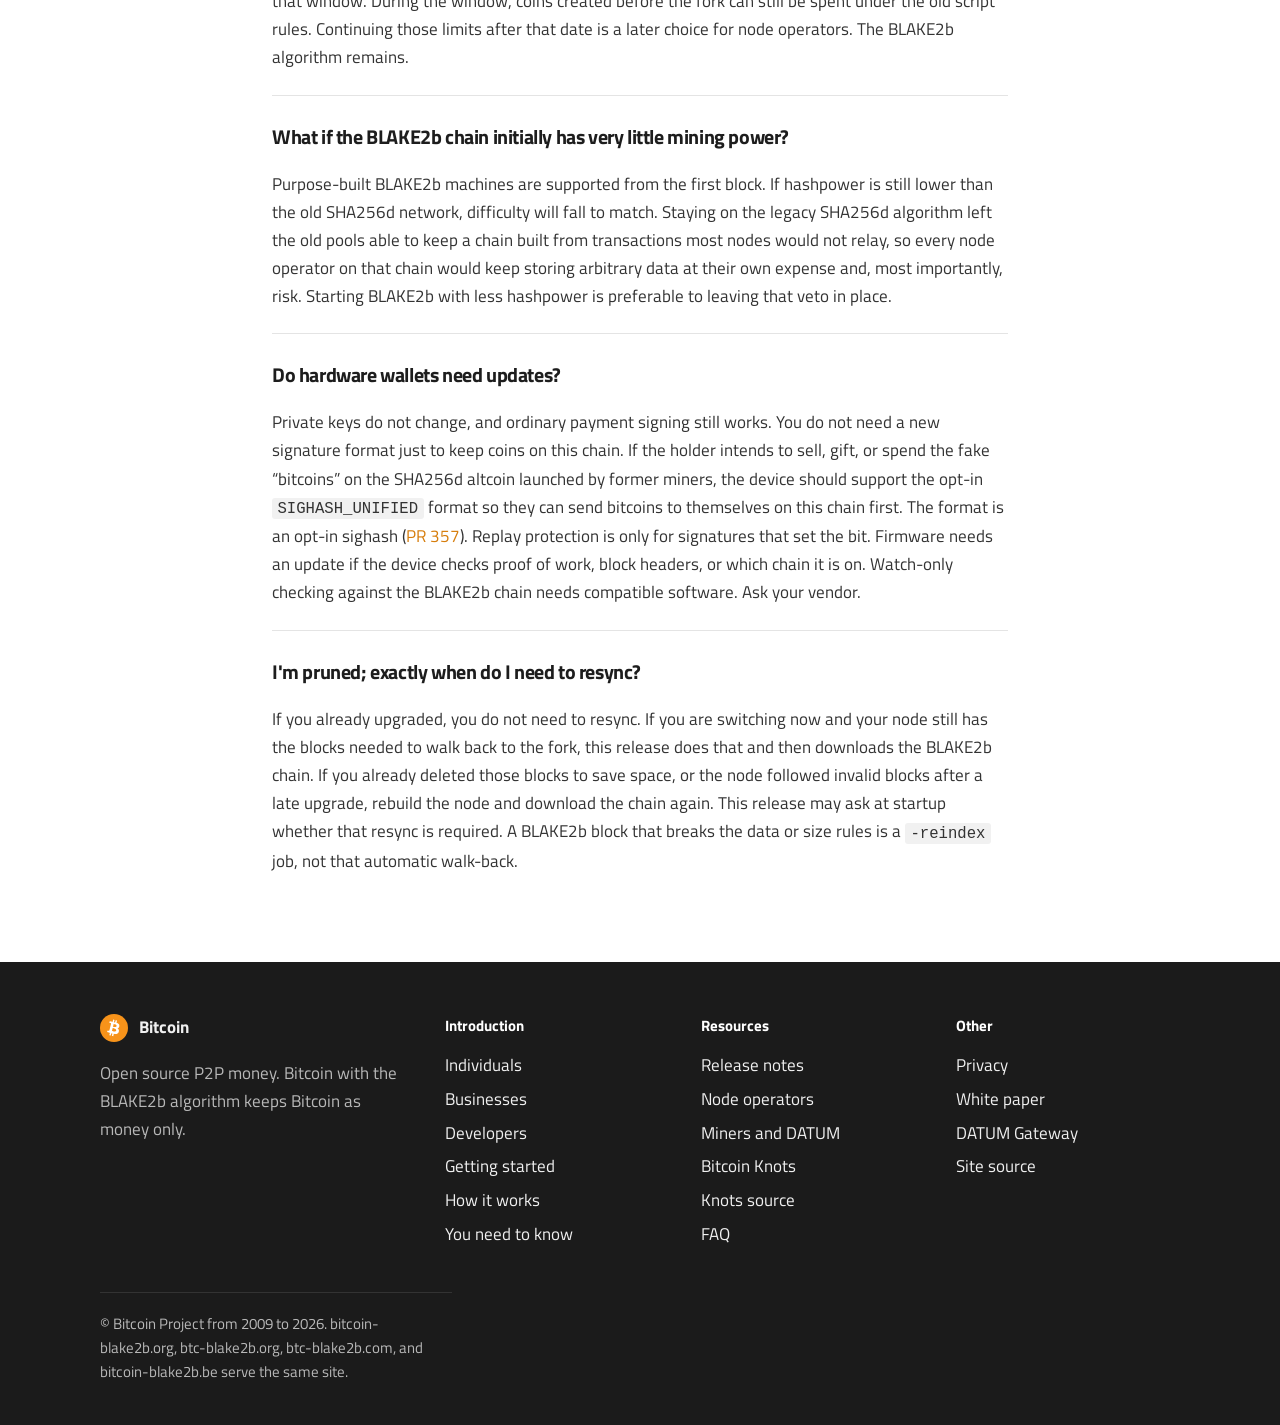
<file: faq.html>
<!DOCTYPE html>
<html lang="en">
<head>
    <meta charset="UTF-8">
    <meta name="viewport" content="width=device-width, initial-scale=1.0">
    <title>Bitcoin common questions</title>
    <meta name="description" content="FAQ for Bitcoin with the BLAKE2b algorithm: why it is still Bitcoin, why it is not BIP-110, and how it keeps Bitcoin as money only.">
    <meta name="robots" content="index,follow,max-image-preview:large,max-snippet:-1,max-video-preview:-1">
    <meta name="referrer" content="strict-origin-when-cross-origin">
    <meta name="theme-color" content="#f7931a">
    <link rel="canonical" href="https://btc-blake2b.org/faq">
    <meta property="og:title" content="Bitcoin common questions">
    <meta property="og:description" content="FAQ for Bitcoin with the BLAKE2b algorithm: why it is still Bitcoin, why it is not BIP-110, and how it keeps Bitcoin as money only.">
    <meta property="og:type" content="website">
    <meta property="og:site_name" content="Bitcoin">
    <meta property="og:url" content="https://btc-blake2b.org/faq">
    <meta property="og:image" content="https://btc-blake2b.org/media/og-image.png?v=2">
    <meta name="twitter:card" content="summary_large_image">
    <meta name="twitter:title" content="Bitcoin common questions">
    <meta name="twitter:description" content="FAQ for Bitcoin with the BLAKE2b algorithm: why it is still Bitcoin, why it is not BIP-110, and how it keeps Bitcoin as money only.">
    <meta name="twitter:image" content="https://btc-blake2b.org/media/og-image.png?v=2">
    <link rel="icon" href="/media/logo.svg" type="image/svg+xml">
    <link rel="stylesheet" href="/static/style.css?v=8">
</head>
<body>
    <a class="skip-link" href="#content">Skip to content</a>
    <header class="site-header">
        <div class="wrap header-bar">
            <a class="brand" href="/">
                <img src="/media/header-logo.png?v=2" alt="Bitcoin">
            </a>
            <button class="nav-toggle" type="button" data-nav-toggle aria-expanded="false" aria-controls="site-nav">Menu</button>
            <nav class="site-nav" id="site-nav" data-site-nav aria-label="Primary">
                <div class="nav-item" data-dropdown>
                    <button type="button" data-dropdown-button aria-expanded="false">Introduction</button>
                    <div class="dropdown-menu">
                        <a href="/individuals">Individuals</a>
                        <a href="/businesses">Businesses</a>
                        <a href="/developers">Developers</a>
                        <a href="/getting-started">Getting started</a>
                        <a href="/how-it-works">How it works</a>
                        <a href="/you-need-to-know">You need to know</a>
                    </div>
                </div>
                <div class="nav-item" data-dropdown>
                    <button type="button" data-dropdown-button aria-expanded="false">Resources</button>
                    <div class="dropdown-menu">
                        <a href="https://github.com/bitcoinknots/bitcoin/blob/v29.4.1.knots20260508/doc/release-notes.md" rel="noopener">Release notes</a>
                        <a href="/nodes">Node operators</a>
                        <a href="/miners">Miners and DATUM</a>
                        <a href="/mining">Bitcoin Knots</a>
                        <a href="https://github.com/bitcoinknots/bitcoin" rel="noopener">Knots source</a>
                    </div>
                </div>
                <a href="/getting-started">Participate</a>
                <a href="/faq">FAQ</a>
            </nav>
        </div>
    </header>

    <main id="content">
        <header class="page-header">
            <div class="wrap">
                <p class="kicker">FAQ</p>
                <h1>Common questions</h1>
                <p>Why this is still Bitcoin, why it is not BIP-110, what happened on August 8, and what to do about nodes, coins, Lightning, and exchanges.</p>
            </div>
        </header>
        <article class="wrap prose">

            <ul class="faq-index">
                <li><a href="#q-bip110">Is this hardfork the same as BIP-110?</a></li>
                <li><a href="#q1">Why isn't this an altcoin?</a></li>
                <li><a href="#q2">Why change SHA256d?</a></li>
                <li><a href="#q3">What exactly happened on August 8?</a></li>
                <li><a href="#q4">Were the miners attacking Bitcoin or simply rejecting BIP-110?</a></li>
                <li><a href="#q5">What does “fire the miners” mean?</a></li>
                <li><a href="#q6">Who mines this chain?</a></li>
                <li><a href="#q7">Does changing PoW affect my coins or private keys?</a></li>
                <li><a href="#q8">What happens if I stay on Core?</a></li>
                <li><a href="#q9">What happens to Lightning?</a></li>
                <li><a href="#q10">What should exchanges do?</a></li>
                <li><a href="#q11">Can I claim coins on both chains?</a></li>
                <li><a href="#q-sighash">What is SIGHASH_UNIFIED?</a></li>
                <li><a href="#q12">Why BLAKE2b?</a></li>
                <li><a href="#q13">Is the BLAKE2b change temporary too?</a></li>
                <li><a href="#q-expiry">When do the data limits expire?</a></li>
                <li><a href="#q14">What if the BLAKE2b chain initially has very little mining power?</a></li>
                <li><a href="#q15">Do hardware wallets need updates?</a></li>
                <li><a href="#q16">I'm pruned; exactly when do I need to resync?</a></li>
            </ul>
            <section class="faq-item" id="q-bip110">
                <h2>Is this hardfork the same as BIP-110?</h2>
                <p>No. BIP-110, in alignment with the vast majority of node policy, attempted to reject use of the network for arbitrary data storage while leaving ordinary payments alone. That was a softfork: a tighter rule that old software can still follow, and it is not this hardfork. A hardfork is a break away from abuse of the Bitcoin network. This hardfork changed proof of work from SHA256d to BLAKE2b, a different algorithm, at height 961640 (30 August 2026). Temporary limits on arbitrary data storage began at that height with BLAKE2b, not on August 8, and then expire on their own. They are not BIP-110's old miner-vote schedule.</p>
            </section>
            <section class="faq-item" id="q1">
                <h2>Why isn't this an altcoin?</h2>
                <p>Bitcoin is the ledger your node accepts: the same history, coins, and keys through the fork. An altcoin starts a new book. This release continues the existing book and changes how the next pages are proven. Running a node is how anyone can participate and verify for themselves. The algorithm changed because large miners kept producing blocks that used transactions most nodes would not relay as a matter of policy, leaving every node operator on that chain to store arbitrary data at their own expense and, most importantly, risk.</p>
            </section>
            <section class="faq-item" id="q2">
                <h2>Why change SHA256d?</h2>
                <p>SHA256d mining power blocked a cap on arbitrary data storage. Firms that mine at scale profit when they sell block space for that use. After August 8, 2026, nodes enforcing BIP-110 stopped accepting blocks that did not support it, while most SHA256d miners kept producing those blocks, so the money-only rules could not activate. Anyone can still verify that chain, but every node operator who follows it must store that data at their own expense and, most importantly, risk. Proof of work later changed from SHA256d to BLAKE2b, a different algorithm, so today's SHA256d miners cannot add blocks here. The first BLAKE2b block is 961640 (30 August 2026). Bitcoin with the BLAKE2b algorithm keeps Bitcoin as money only.</p>
            </section>
            <section class="faq-item" id="q3">
                <h2>What exactly happened on August 8?</h2>
                <p>BIP-110 was scheduled as a user-activated softfork in 2026. On August 8, nodes enforcing it stopped accepting blocks that did not support it, while most SHA256d mining power, including large public-company style pools, kept producing those blocks, so the money-only rules could not activate. People who wanted Bitcoin as money only were left without enough work to produce blocks. The change to the BLAKE2b algorithm came later, as a way out of that bind, and not as a rename of BIP-110.</p>
            </section>
            <section class="faq-item" id="q4">
                <h2>Were the miners attacking Bitcoin or simply rejecting BIP-110?</h2>
                <p>They declined BIP-110 and kept producing blocks that used transactions most nodes would not relay as a matter of policy. Arbitrary data storage is a product those miners can sell. After August 8, nodes enforcing the softfork also stopped accepting blocks that did not support it, so the money-only rules could not activate. That was mining power against the policy most nodes were already running, and every node operator on that chain must store that data at their own expense and, most importantly, risk. Changing the proof-of-work algorithm is the answer to that veto.</p>
            </section>
            <section class="faq-item" id="q5">
                <h2>What does “fire the miners” mean?</h2>
                <p>People tried to keep Bitcoin as money only. The mining power that said no also stopped the money-only rules from activating. A new proof-of-work algorithm means those machines cannot make valid blocks here. They lose the ability to impose arbitrary data storage on every node operator.</p>
            </section>
            <section class="faq-item" id="q6">
                <h2>Who mines this chain?</h2>
                <p>Purpose-built BLAKE2b machines are supported from the first block, including Antminer A3 and other Sia-style BLAKE2b hashers such as the Goldshell SC5 Pro and SC Lite. Today's SHA256d miners are not the mining market for this chain. Miners who want to choose their own transactions, including when they share rewards with a pool, should run <a href="/mining">Bitcoin Knots 29.4.1</a> and the <a href="https://github.com/CONVOYMining/datum_gateway" rel="noopener">DATUM Gateway</a> from CONVOY, the BLAKE2b and header-v2 fork. See <a href="/miners">miners and DATUM</a>.</p>
            </section>
            <section class="faq-item" id="q7">
                <h2>Does changing PoW affect my coins or private keys?</h2>
                <p>No. Your addresses, keys, and coins stay the same. You did not need to move bitcoin for the fork. Sending still uses the same signatures. What changed is the proof-of-work algorithm a new block must satisfy.</p>
            </section>
            <section class="faq-item" id="q8">
                <h2>What happens if I stay on Core?</h2>
                <p>Bitcoin Core, and older <a href="https://bitcoinknots.org/" rel="noopener">Bitcoin Knots</a>, still use the legacy SHA256d algorithm. After the BIP-110 softfork they follow a different blockchain. If you want this chain, you need Knots 29.4.1. Download it from <a href="https://bitcoinknots.org/?29.4.1.20260508?twitter" rel="noopener">bitcoinknots.org</a>. Other options are on the <a href="/mining">mainnet solo mining guide</a>. Source is at <a href="https://github.com/bitcoinknots/bitcoin" rel="noopener">github.com/bitcoinknots/bitcoin</a>.</p>
            </section>
            <section class="faq-item" id="q9">
                <h2>What happens to Lightning?</h2>
                <p>Lightning follows the chain your node and your counterparties follow. Channels opened before the fork still exist on the BLAKE2b chain, but both sides need software that understands the new rules, and both must be on the same chain. Software that stayed on SHA256d is on a different ledger. If a counterparty is not on this chain, close or settle that channel.</p>
            </section>
            <section class="faq-item" id="q10">
                <h2>What should exchanges do?</h2>
                <p>Run this release. If deposits and withdrawals are still open, halt them until your node is on the intended chain, and say which chain you credit. Treat the SHA256d chain as a separate asset if you list it at all. A spend of pre-fork coins can be copied onto the other chain if it uses an ordinary signature. An opted-in <code>SIGHASH_UNIFIED</code> spend does not copy that way. Holders who intend to sell, gift, or spend the fake “bitcoins” on that altcoin should first send their bitcoins to themselves with that format on this chain and wait for the payment to confirm. See <a href="#q-sighash">What is SIGHASH_UNIFIED?</a></p>
            </section>
            <section class="faq-item" id="q11">
                <h2>Can I claim coins on both chains?</h2>
                <p>If you had coins before the fork, those coins exist on both chains if both keep going. You do not have to move them to keep them here. New coins created after the fork are separate. A spend of the same coins can be copied onto the other chain if it is signed the ordinary way. Use the opt-in <code>SIGHASH_UNIFIED</code> format if you need that spend not to copy. If you intend to spend the SHA256d-chain coins, see <a href="#q-sighash">What is SIGHASH_UNIFIED?</a></p>
            </section>
            <section class="faq-item" id="q-sighash">
                <h2>What is SIGHASH_UNIFIED?</h2>
                <p><code>SIGHASH_UNIFIED</code> is an opt-in signature hash (<a href="https://github.com/bitcoinknots/bitcoin/pull/357" rel="noopener">Knots PR 357</a>). One message covers bare, P2SH, segwit v0, and taproot. For inputs that set the bit it removes two long-standing defects: CVE-2013-2292 (legacy quadratic hashing) and CVE-2020-14199 (the BIP143 / segwit v0 fee trick). BIP341 already had both fixes. This gives the older input types the same treatment.</p>
                <p>Because that message is not any of the three hashes in use today, an opted-in signature also will not verify on a chain that does not implement it. That replay protection is incidental to the new message, one-way, and per signature. A payment signed the old way can still be copied. Ordinary signatures stay valid. You do not need this format just to keep coins on this chain.</p>
                <p>If you intend to sell, gift, or spend the fake “bitcoins” on the SHA256d altcoin launched by former miners, first confirm your wallet supports <code>SIGHASH_UNIFIED</code>, then send your bitcoins to yourself with that format on this chain. Wait for that payment to confirm before you spend on the other chain. Wallets that spend on both chains should use this format.</p>
            </section>
            <section class="faq-item" id="q12">
                <h2>Why BLAKE2b?</h2>
                <p>This hardfork changed proof of work from SHA256d to BLAKE2b, a different algorithm, so today's SHA256d miners cannot take this chain by default. Purpose-built BLAKE2b machines are supported from the first block. That keeps the old machines from imposing use of the network for arbitrary data storage.</p>
            </section>
            <section class="faq-item" id="q13">
                <h2>Is the BLAKE2b change temporary too?</h2>
                <p>No. This matters. The BLAKE2b algorithm is permanent. Temporary limits on arbitrary data storage began at height 961640 with BLAKE2b, not on August 8, and then end on their own. Continuing those limits after that date is a later choice for node operators. BIP-110 itself was a softfork; it was never this hardfork.</p>
            </section>
            <section class="faq-item" id="q-expiry">
                <h2>When do the data limits expire?</h2>
                <p>Temporary limits on arbitrary data storage began when BLAKE2b began, and they last until 1 September 2027, 00:00 UTC. They are not a leftover BIP-110 miner-vote schedule. The technical clock is the previous block's median time past. That clock only moves forward, so the next block is either still inside the window or past it. The 800,000-weight cap (about 300 kB serialized) ends with that window. During the window, coins created before the fork can still be spent under the old script rules. Continuing those limits after that date is a later choice for node operators. The BLAKE2b algorithm remains.</p>
            </section>
            <section class="faq-item" id="q14">
                <h2>What if the BLAKE2b chain initially has very little mining power?</h2>
                <p>Purpose-built BLAKE2b machines are supported from the first block. If hashpower is still lower than the old SHA256d network, difficulty will fall to match. Staying on the legacy SHA256d algorithm left the old pools able to keep a chain built from transactions most nodes would not relay, so every node operator on that chain would keep storing arbitrary data at their own expense and, most importantly, risk. Starting BLAKE2b with less hashpower is preferable to leaving that veto in place.</p>
            </section>
            <section class="faq-item" id="q15">
                <h2>Do hardware wallets need updates?</h2>
                <p>Private keys do not change, and ordinary payment signing still works. You do not need a new signature format just to keep coins on this chain. If the holder intends to sell, gift, or spend the fake “bitcoins” on the SHA256d altcoin launched by former miners, the device should support the opt-in <code>SIGHASH_UNIFIED</code> format so they can send bitcoins to themselves on this chain first. The format is an opt-in sighash (<a href="https://github.com/bitcoinknots/bitcoin/pull/357" rel="noopener">PR 357</a>). Replay protection is only for signatures that set the bit. Firmware needs an update if the device checks proof of work, block headers, or which chain it is on. Watch-only checking against the BLAKE2b chain needs compatible software. Ask your vendor.</p>
            </section>
            <section class="faq-item" id="q16">
                <h2>I'm pruned; exactly when do I need to resync?</h2>
                <p>If you already upgraded, you do not need to resync. If you are switching now and your node still has the blocks needed to walk back to the fork, this release does that and then downloads the BLAKE2b chain. If you already deleted those blocks to save space, or the node followed invalid blocks after a late upgrade, rebuild the node and download the chain again. This release may ask at startup whether that resync is required. A BLAKE2b block that breaks the data or size rules is a <code>-reindex</code> job, not that automatic walk-back.</p>
            </section>

        </article>
    </main>
    <footer class="site-footer">
        <div class="wrap">
            <div class="footer-grid">
                <div>
                    <a class="footer-brand" href="/">
                        <img src="/media/logo.svg" alt="">
                        Bitcoin
                    </a>
                    <p>Open source P2P money. Bitcoin with the BLAKE2b algorithm keeps Bitcoin as money only.</p>
                </div>
                <div>
                    <h2>Introduction</h2>
                    <ul>
                        <li><a href="/individuals">Individuals</a></li>
                        <li><a href="/businesses">Businesses</a></li>
                        <li><a href="/developers">Developers</a></li>
                        <li><a href="/getting-started">Getting started</a></li>
                        <li><a href="/how-it-works">How it works</a></li>
                        <li><a href="/you-need-to-know">You need to know</a></li>
                    </ul>
                </div>
                <div>
                    <h2>Resources</h2>
                    <ul>
                        <li><a href="https://github.com/bitcoinknots/bitcoin/blob/v29.4.1.knots20260508/doc/release-notes.md" rel="noopener">Release notes</a></li>
                        <li><a href="/nodes">Node operators</a></li>
                        <li><a href="/miners">Miners and DATUM</a></li>
                        <li><a href="/mining">Bitcoin Knots</a></li>
                        <li><a href="https://github.com/bitcoinknots/bitcoin" rel="noopener">Knots source</a></li>
                        <li><a href="/faq">FAQ</a></li>
                    </ul>
                </div>
                <div>
                    <h2>Other</h2>
                    <ul>
                        <li><a href="/privacy">Privacy</a></li>
                        <li><a href="https://bitcoin.org/bitcoin.pdf" rel="noopener">White paper</a></li>
                        <li><a href="https://github.com/CONVOYMining/datum_gateway" rel="noopener">DATUM Gateway</a></li>
                        <li><a href="https://github.com/innerhat-dev/bitcoin-blake2b.org" rel="noopener">Site source</a></li>
                    </ul>
                </div>
            </div>
            <p class="footer-note">© Bitcoin Project from 2009 to 2026. bitcoin-blake2b.org, btc-blake2b.org, btc-blake2b.com, and bitcoin-blake2b.be serve the same site.</p>
        </div>
    </footer>
    <script src="/static/site.js?v=4"></script>

</body>
</html>
</file>
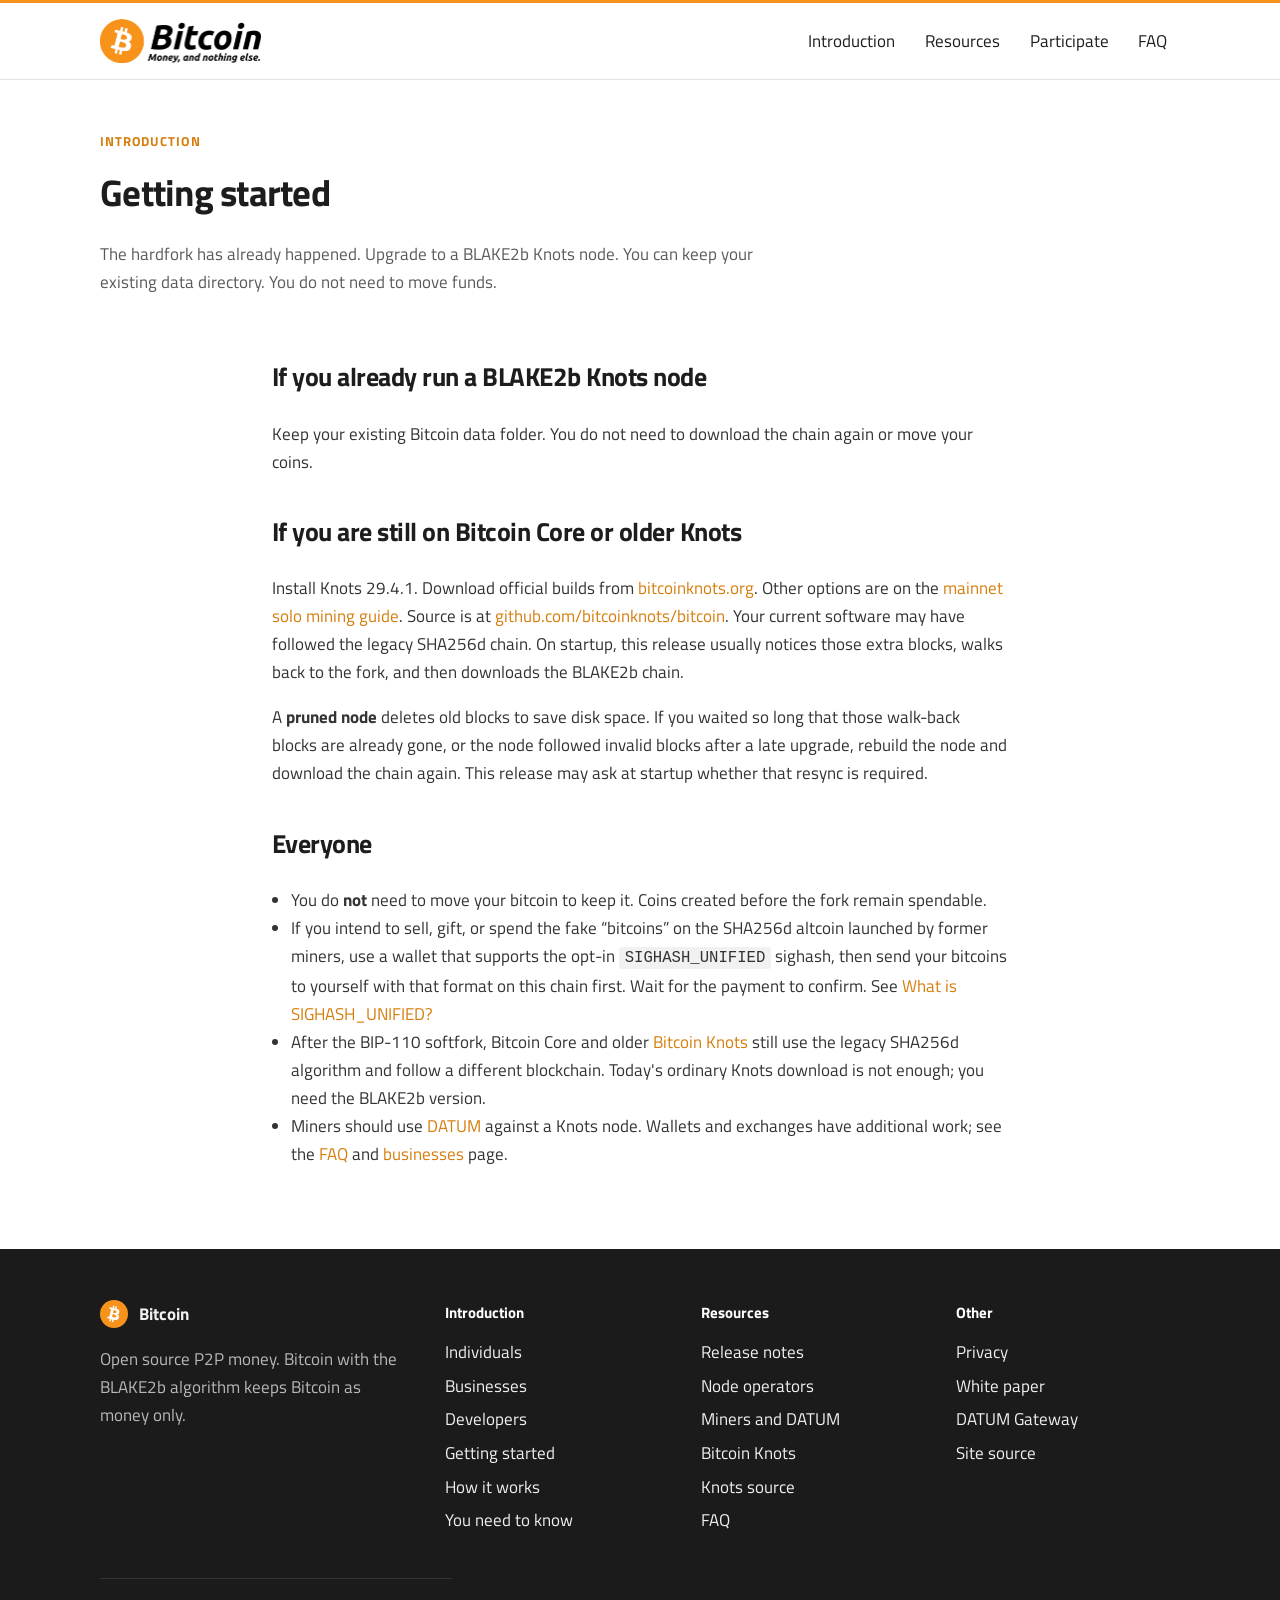
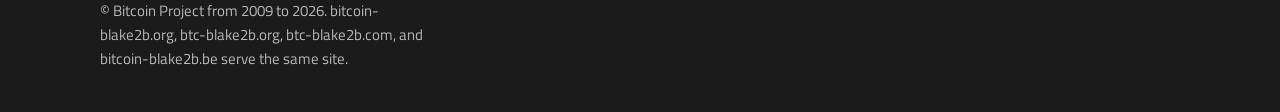
<file: getting-started.html>
<!DOCTYPE html>
<html lang="en">
<head>
    <meta charset="UTF-8">
    <meta name="viewport" content="width=device-width, initial-scale=1.0">
    <title>Getting started with Bitcoin after the hardfork</title>
    <meta name="description" content="How to upgrade a Bitcoin node for the BLAKE2b proof-of-work hardfork, and what to do if you waited until after the fork.">
    <meta name="robots" content="index,follow,max-image-preview:large,max-snippet:-1,max-video-preview:-1">
    <meta name="referrer" content="strict-origin-when-cross-origin">
    <meta name="theme-color" content="#f7931a">
    <link rel="canonical" href="https://btc-blake2b.org/getting-started">
    <meta property="og:title" content="Getting started with Bitcoin after the hardfork">
    <meta property="og:description" content="How to upgrade a Bitcoin node for the BLAKE2b proof-of-work hardfork, and what to do if you waited until after the fork.">
    <meta property="og:type" content="website">
    <meta property="og:site_name" content="Bitcoin">
    <meta property="og:url" content="https://btc-blake2b.org/getting-started">
    <meta property="og:image" content="https://btc-blake2b.org/media/og-image.png?v=2">
    <meta name="twitter:card" content="summary_large_image">
    <meta name="twitter:title" content="Getting started with Bitcoin after the hardfork">
    <meta name="twitter:description" content="How to upgrade a Bitcoin node for the BLAKE2b proof-of-work hardfork, and what to do if you waited until after the fork.">
    <meta name="twitter:image" content="https://btc-blake2b.org/media/og-image.png?v=2">
    <link rel="icon" href="/media/logo.svg" type="image/svg+xml">
    <link rel="stylesheet" href="/static/style.css?v=8">
</head>
<body>
    <a class="skip-link" href="#content">Skip to content</a>
    <header class="site-header">
        <div class="wrap header-bar">
            <a class="brand" href="/">
                <img src="/media/header-logo.png?v=2" alt="Bitcoin">
            </a>
            <button class="nav-toggle" type="button" data-nav-toggle aria-expanded="false" aria-controls="site-nav">Menu</button>
            <nav class="site-nav" id="site-nav" data-site-nav aria-label="Primary">
                <div class="nav-item" data-dropdown>
                    <button type="button" data-dropdown-button aria-expanded="false">Introduction</button>
                    <div class="dropdown-menu">
                        <a href="/individuals">Individuals</a>
                        <a href="/businesses">Businesses</a>
                        <a href="/developers">Developers</a>
                        <a href="/getting-started">Getting started</a>
                        <a href="/how-it-works">How it works</a>
                        <a href="/you-need-to-know">You need to know</a>
                    </div>
                </div>
                <div class="nav-item" data-dropdown>
                    <button type="button" data-dropdown-button aria-expanded="false">Resources</button>
                    <div class="dropdown-menu">
                        <a href="https://github.com/bitcoinknots/bitcoin/blob/v29.4.1.knots20260508/doc/release-notes.md" rel="noopener">Release notes</a>
                        <a href="/nodes">Node operators</a>
                        <a href="/miners">Miners and DATUM</a>
                        <a href="/mining">Bitcoin Knots</a>
                        <a href="https://github.com/bitcoinknots/bitcoin" rel="noopener">Knots source</a>
                    </div>
                </div>
                <a href="/getting-started">Participate</a>
                <a href="/faq">FAQ</a>
            </nav>
        </div>
    </header>

    <main id="content">
        <header class="page-header">
            <div class="wrap">
                <p class="kicker">Introduction</p>
                <h1>Getting started</h1>
                <p>The hardfork has already happened. Upgrade to a BLAKE2b Knots node. You can keep your existing data directory. You do not need to move funds.</p>
            </div>
        </header>
        <article class="wrap prose">

            <h2>If you already run a BLAKE2b Knots node</h2>
            <p>Keep your existing Bitcoin data folder. You do not need to download the chain again or move your coins.</p>
            <h2>If you are still on Bitcoin Core or older Knots</h2>
            <p>Install Knots 29.4.1. Download official builds from <a href="https://bitcoinknots.org/?29.4.1.20260508?twitter" rel="noopener">bitcoinknots.org</a>. Other options are on the <a href="/mining">mainnet solo mining guide</a>. Source is at <a href="https://github.com/bitcoinknots/bitcoin" rel="noopener">github.com/bitcoinknots/bitcoin</a>. Your current software may have followed the legacy SHA256d chain. On startup, this release usually notices those extra blocks, walks back to the fork, and then downloads the BLAKE2b chain.</p>
            <p>A <strong>pruned node</strong> deletes old blocks to save disk space. If you waited so long that those walk-back blocks are already gone, or the node followed invalid blocks after a late upgrade, rebuild the node and download the chain again. This release may ask at startup whether that resync is required.</p>
            <h2>Everyone</h2>
            <ul>
                <li>You do <strong>not</strong> need to move your bitcoin to keep it. Coins created before the fork remain spendable.</li>
                <li>If you intend to sell, gift, or spend the fake “bitcoins” on the SHA256d altcoin launched by former miners, use a wallet that supports the opt-in <code>SIGHASH_UNIFIED</code> sighash, then send your bitcoins to yourself with that format on this chain first. Wait for the payment to confirm. See <a href="/faq#q-sighash">What is SIGHASH_UNIFIED?</a></li>
                <li>After the BIP-110 softfork, Bitcoin Core and older <a href="https://bitcoinknots.org/" rel="noopener">Bitcoin Knots</a> still use the legacy SHA256d algorithm and follow a different blockchain. Today's ordinary Knots download is not enough; you need the BLAKE2b version.</li>
                <li>Miners should use <a href="/miners">DATUM</a> against a Knots node. Wallets and exchanges have additional work; see the <a href="/faq">FAQ</a> and <a href="/businesses">businesses</a> page.</li>
            </ul>

        </article>
    </main>
    <footer class="site-footer">
        <div class="wrap">
            <div class="footer-grid">
                <div>
                    <a class="footer-brand" href="/">
                        <img src="/media/logo.svg" alt="">
                        Bitcoin
                    </a>
                    <p>Open source P2P money. Bitcoin with the BLAKE2b algorithm keeps Bitcoin as money only.</p>
                </div>
                <div>
                    <h2>Introduction</h2>
                    <ul>
                        <li><a href="/individuals">Individuals</a></li>
                        <li><a href="/businesses">Businesses</a></li>
                        <li><a href="/developers">Developers</a></li>
                        <li><a href="/getting-started">Getting started</a></li>
                        <li><a href="/how-it-works">How it works</a></li>
                        <li><a href="/you-need-to-know">You need to know</a></li>
                    </ul>
                </div>
                <div>
                    <h2>Resources</h2>
                    <ul>
                        <li><a href="https://github.com/bitcoinknots/bitcoin/blob/v29.4.1.knots20260508/doc/release-notes.md" rel="noopener">Release notes</a></li>
                        <li><a href="/nodes">Node operators</a></li>
                        <li><a href="/miners">Miners and DATUM</a></li>
                        <li><a href="/mining">Bitcoin Knots</a></li>
                        <li><a href="https://github.com/bitcoinknots/bitcoin" rel="noopener">Knots source</a></li>
                        <li><a href="/faq">FAQ</a></li>
                    </ul>
                </div>
                <div>
                    <h2>Other</h2>
                    <ul>
                        <li><a href="/privacy">Privacy</a></li>
                        <li><a href="https://bitcoin.org/bitcoin.pdf" rel="noopener">White paper</a></li>
                        <li><a href="https://github.com/CONVOYMining/datum_gateway" rel="noopener">DATUM Gateway</a></li>
                        <li><a href="https://github.com/innerhat-dev/bitcoin-blake2b.org" rel="noopener">Site source</a></li>
                    </ul>
                </div>
            </div>
            <p class="footer-note">© Bitcoin Project from 2009 to 2026. bitcoin-blake2b.org, btc-blake2b.org, btc-blake2b.com, and bitcoin-blake2b.be serve the same site.</p>
        </div>
    </footer>
    <script src="/static/site.js?v=4"></script>

</body>
</html>
</file>
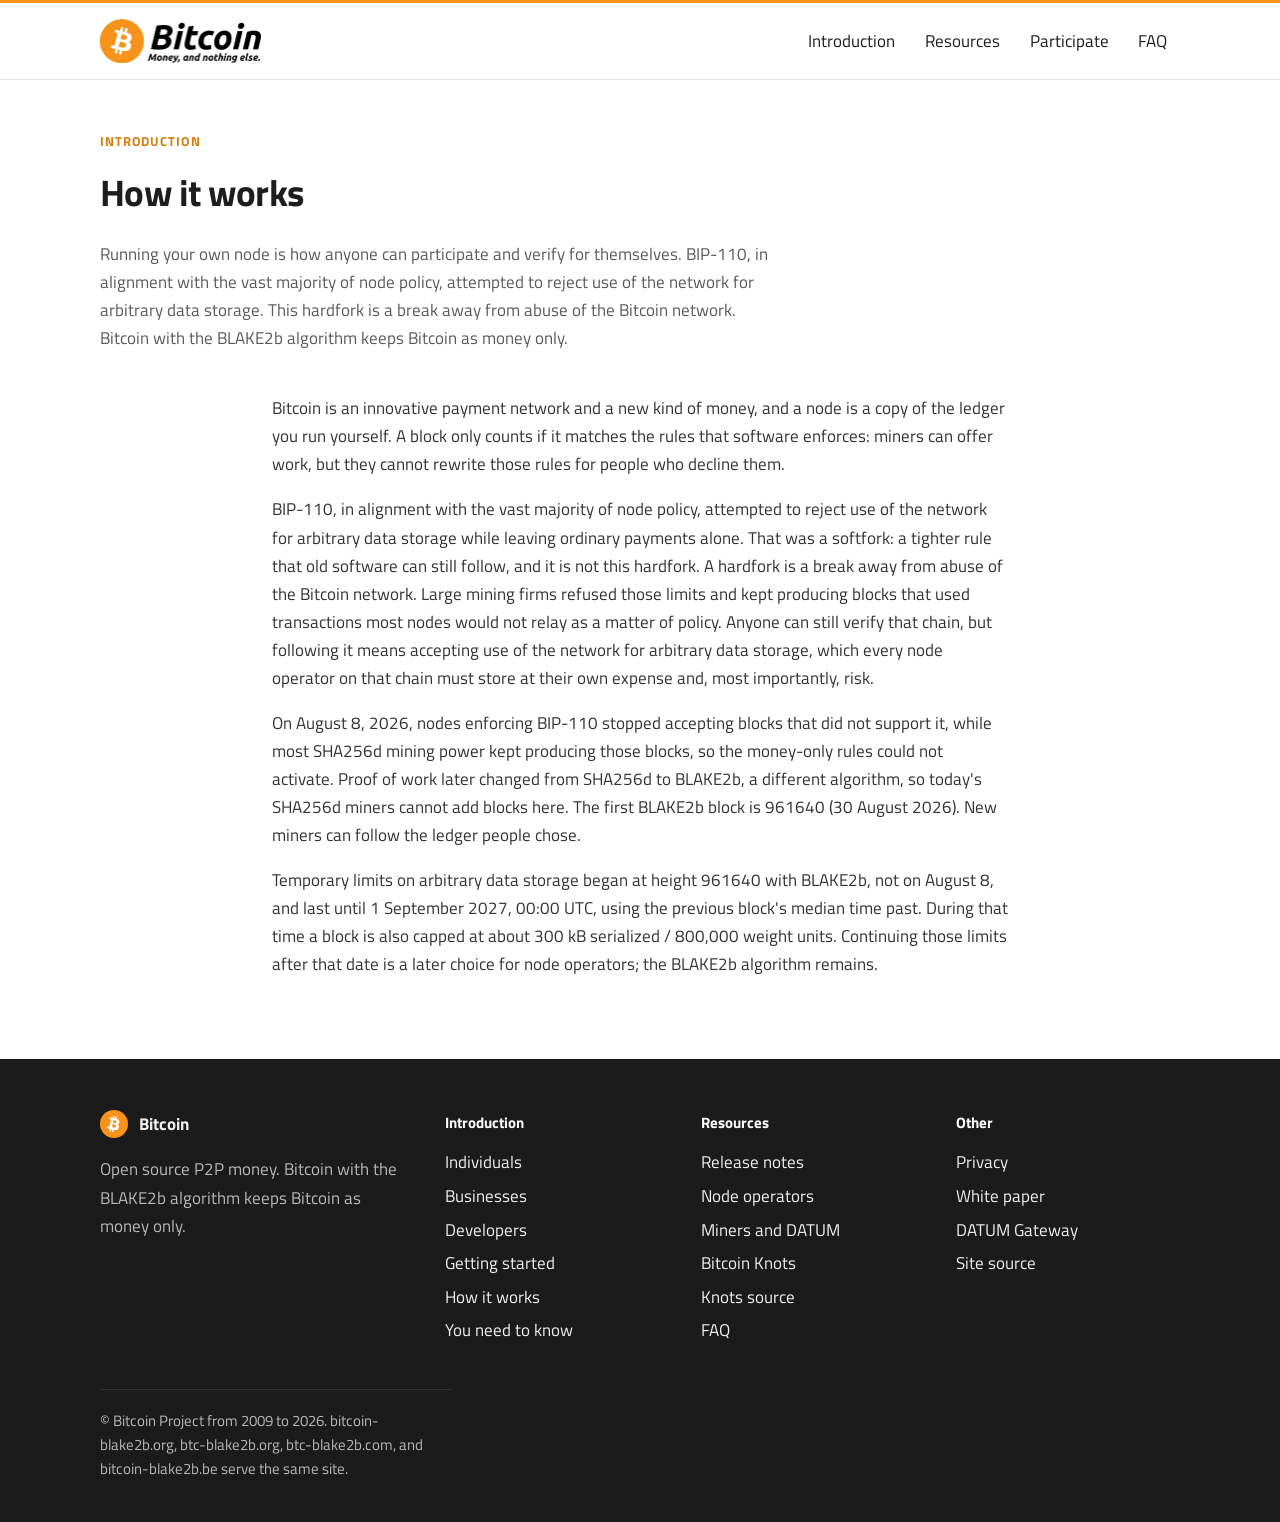
<file: how-it-works.html>
<!DOCTYPE html>
<html lang="en">
<head>
    <meta charset="UTF-8">
    <meta name="viewport" content="width=device-width, initial-scale=1.0">
    <title>How the BLAKE2b proof-of-work hardfork works</title>
    <meta name="description" content="How Bitcoin with the BLAKE2b algorithm keeps Bitcoin as money only by rejecting arbitrary data storage.">
    <meta name="robots" content="index,follow,max-image-preview:large,max-snippet:-1,max-video-preview:-1">
    <meta name="referrer" content="strict-origin-when-cross-origin">
    <meta name="theme-color" content="#f7931a">
    <link rel="canonical" href="https://btc-blake2b.org/how-it-works">
    <meta property="og:title" content="How the BLAKE2b proof-of-work hardfork works">
    <meta property="og:description" content="How Bitcoin with the BLAKE2b algorithm keeps Bitcoin as money only by rejecting arbitrary data storage.">
    <meta property="og:type" content="website">
    <meta property="og:site_name" content="Bitcoin">
    <meta property="og:url" content="https://btc-blake2b.org/how-it-works">
    <meta property="og:image" content="https://btc-blake2b.org/media/og-image.png?v=2">
    <meta name="twitter:card" content="summary_large_image">
    <meta name="twitter:title" content="How the BLAKE2b proof-of-work hardfork works">
    <meta name="twitter:description" content="How Bitcoin with the BLAKE2b algorithm keeps Bitcoin as money only by rejecting arbitrary data storage.">
    <meta name="twitter:image" content="https://btc-blake2b.org/media/og-image.png?v=2">
    <link rel="icon" href="/media/logo.svg" type="image/svg+xml">
    <link rel="stylesheet" href="/static/style.css?v=8">
</head>
<body>
    <a class="skip-link" href="#content">Skip to content</a>
    <header class="site-header">
        <div class="wrap header-bar">
            <a class="brand" href="/">
                <img src="/media/header-logo.png?v=2" alt="Bitcoin">
            </a>
            <button class="nav-toggle" type="button" data-nav-toggle aria-expanded="false" aria-controls="site-nav">Menu</button>
            <nav class="site-nav" id="site-nav" data-site-nav aria-label="Primary">
                <div class="nav-item" data-dropdown>
                    <button type="button" data-dropdown-button aria-expanded="false">Introduction</button>
                    <div class="dropdown-menu">
                        <a href="/individuals">Individuals</a>
                        <a href="/businesses">Businesses</a>
                        <a href="/developers">Developers</a>
                        <a href="/getting-started">Getting started</a>
                        <a href="/how-it-works">How it works</a>
                        <a href="/you-need-to-know">You need to know</a>
                    </div>
                </div>
                <div class="nav-item" data-dropdown>
                    <button type="button" data-dropdown-button aria-expanded="false">Resources</button>
                    <div class="dropdown-menu">
                        <a href="https://github.com/bitcoinknots/bitcoin/blob/v29.4.1.knots20260508/doc/release-notes.md" rel="noopener">Release notes</a>
                        <a href="/nodes">Node operators</a>
                        <a href="/miners">Miners and DATUM</a>
                        <a href="/mining">Bitcoin Knots</a>
                        <a href="https://github.com/bitcoinknots/bitcoin" rel="noopener">Knots source</a>
                    </div>
                </div>
                <a href="/getting-started">Participate</a>
                <a href="/faq">FAQ</a>
            </nav>
        </div>
    </header>

    <main id="content">
        <header class="page-header">
            <div class="wrap">
                <p class="kicker">Introduction</p>
                <h1>How it works</h1>
                <p>Running your own node is how anyone can participate and verify for themselves. BIP-110, in alignment with the vast majority of node policy, attempted to reject use of the network for arbitrary data storage. This hardfork is a break away from abuse of the Bitcoin network. Bitcoin with the BLAKE2b algorithm keeps Bitcoin as money only.</p>
            </div>
        </header>
        <article class="wrap prose">

            <p>Bitcoin is an innovative payment network and a new kind of money, and a node is a copy of the ledger you run yourself. A block only counts if it matches the rules that software enforces: miners can offer work, but they cannot rewrite those rules for people who decline them.</p>
            <p>BIP-110, in alignment with the vast majority of node policy, attempted to reject use of the network for arbitrary data storage while leaving ordinary payments alone. That was a softfork: a tighter rule that old software can still follow, and it is not this hardfork. A hardfork is a break away from abuse of the Bitcoin network. Large mining firms refused those limits and kept producing blocks that used transactions most nodes would not relay as a matter of policy. Anyone can still verify that chain, but following it means accepting use of the network for arbitrary data storage, which every node operator on that chain must store at their own expense and, most importantly, risk.</p>
            <p>On August 8, 2026, nodes enforcing BIP-110 stopped accepting blocks that did not support it, while most SHA256d mining power kept producing those blocks, so the money-only rules could not activate. Proof of work later changed from SHA256d to BLAKE2b, a different algorithm, so today's SHA256d miners cannot add blocks here. The first BLAKE2b block is 961640 (30 August 2026). New miners can follow the ledger people chose.</p>
            <p>Temporary limits on arbitrary data storage began at height 961640 with BLAKE2b, not on August 8, and last until 1 September 2027, 00:00 UTC, using the previous block's median time past. During that time a block is also capped at about 300 kB serialized / 800,000 weight units. Continuing those limits after that date is a later choice for node operators; the BLAKE2b algorithm remains.</p>

        </article>
    </main>
    <footer class="site-footer">
        <div class="wrap">
            <div class="footer-grid">
                <div>
                    <a class="footer-brand" href="/">
                        <img src="/media/logo.svg" alt="">
                        Bitcoin
                    </a>
                    <p>Open source P2P money. Bitcoin with the BLAKE2b algorithm keeps Bitcoin as money only.</p>
                </div>
                <div>
                    <h2>Introduction</h2>
                    <ul>
                        <li><a href="/individuals">Individuals</a></li>
                        <li><a href="/businesses">Businesses</a></li>
                        <li><a href="/developers">Developers</a></li>
                        <li><a href="/getting-started">Getting started</a></li>
                        <li><a href="/how-it-works">How it works</a></li>
                        <li><a href="/you-need-to-know">You need to know</a></li>
                    </ul>
                </div>
                <div>
                    <h2>Resources</h2>
                    <ul>
                        <li><a href="https://github.com/bitcoinknots/bitcoin/blob/v29.4.1.knots20260508/doc/release-notes.md" rel="noopener">Release notes</a></li>
                        <li><a href="/nodes">Node operators</a></li>
                        <li><a href="/miners">Miners and DATUM</a></li>
                        <li><a href="/mining">Bitcoin Knots</a></li>
                        <li><a href="https://github.com/bitcoinknots/bitcoin" rel="noopener">Knots source</a></li>
                        <li><a href="/faq">FAQ</a></li>
                    </ul>
                </div>
                <div>
                    <h2>Other</h2>
                    <ul>
                        <li><a href="/privacy">Privacy</a></li>
                        <li><a href="https://bitcoin.org/bitcoin.pdf" rel="noopener">White paper</a></li>
                        <li><a href="https://github.com/CONVOYMining/datum_gateway" rel="noopener">DATUM Gateway</a></li>
                        <li><a href="https://github.com/innerhat-dev/bitcoin-blake2b.org" rel="noopener">Site source</a></li>
                    </ul>
                </div>
            </div>
            <p class="footer-note">© Bitcoin Project from 2009 to 2026. bitcoin-blake2b.org, btc-blake2b.org, btc-blake2b.com, and bitcoin-blake2b.be serve the same site.</p>
        </div>
    </footer>
    <script src="/static/site.js?v=4"></script>

</body>
</html>
</file>
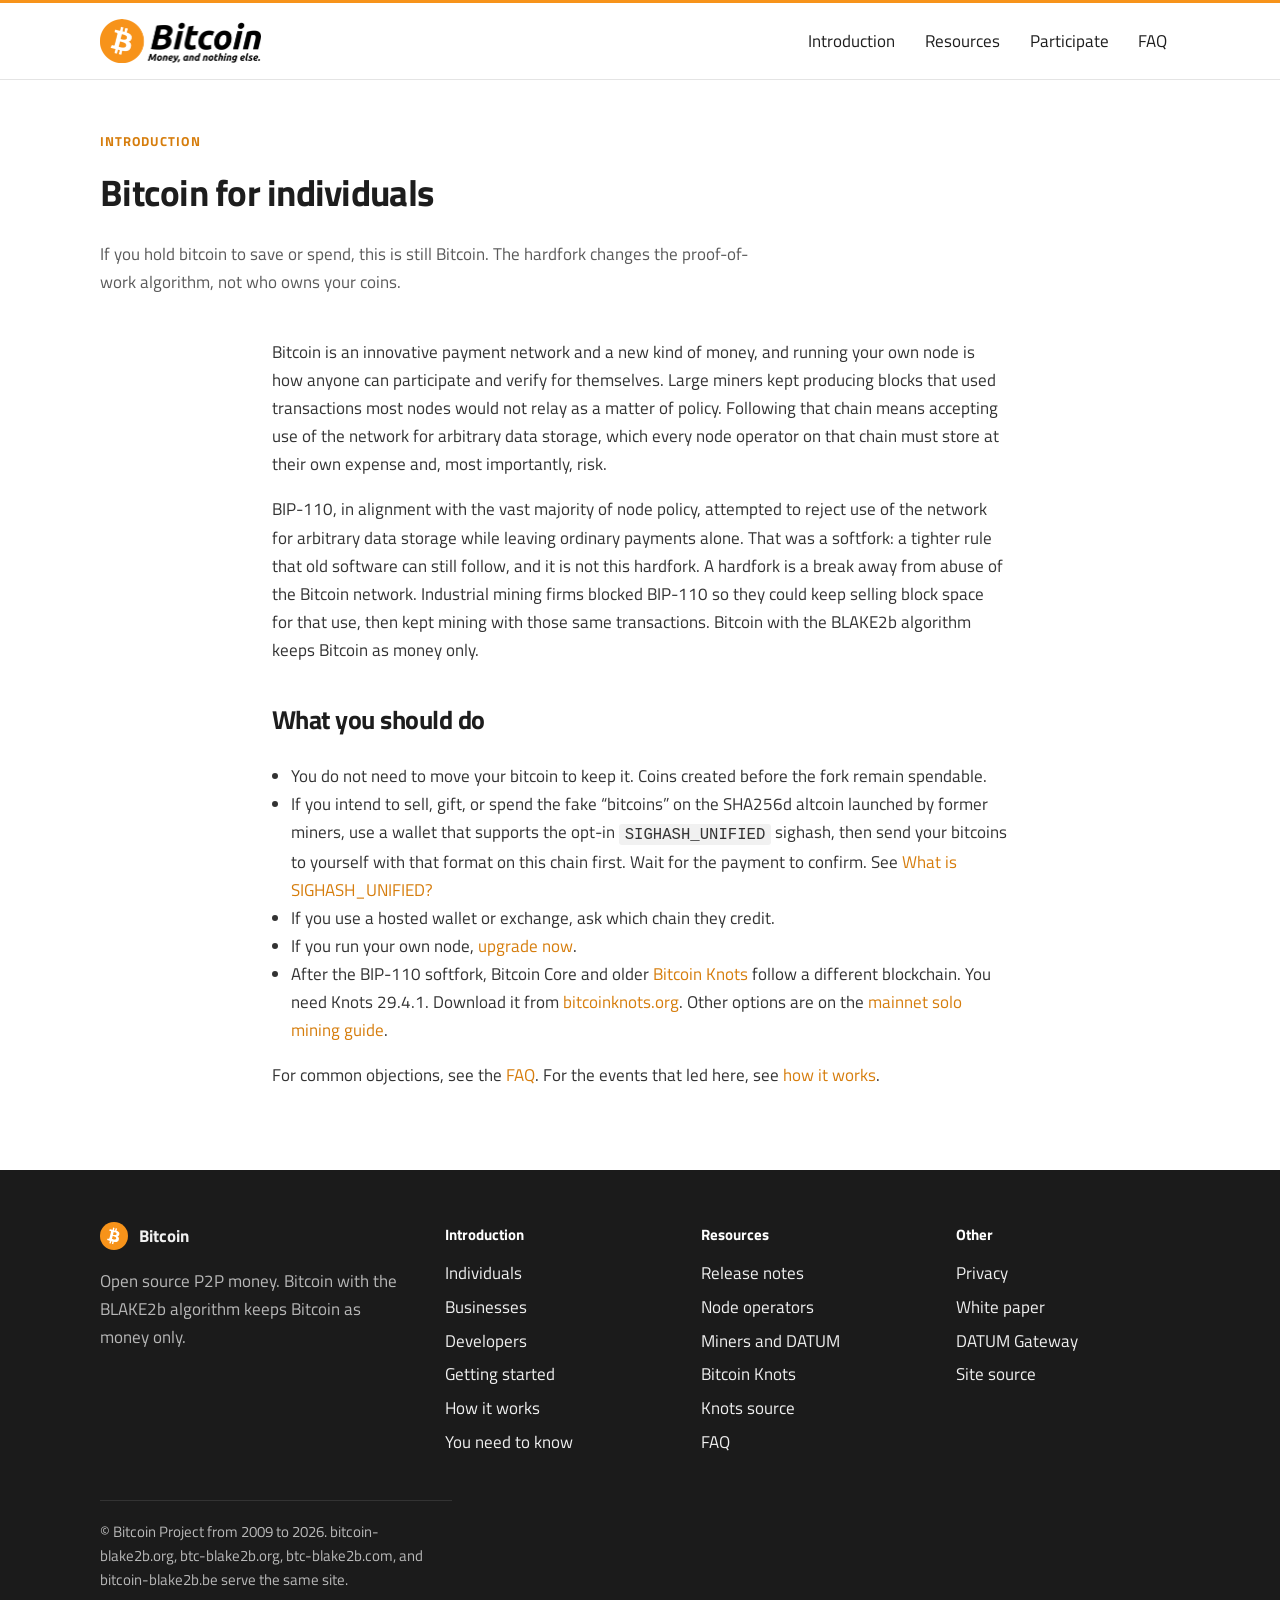
<file: individuals.html>
<!DOCTYPE html>
<html lang="en">
<head>
    <meta charset="UTF-8">
    <meta name="viewport" content="width=device-width, initial-scale=1.0">
    <title>Bitcoin for individuals</title>
    <meta name="description" content="What the BLAKE2b proof-of-work hardfork means for people who hold and spend bitcoin.">
    <meta name="robots" content="index,follow,max-image-preview:large,max-snippet:-1,max-video-preview:-1">
    <meta name="referrer" content="strict-origin-when-cross-origin">
    <meta name="theme-color" content="#f7931a">
    <link rel="canonical" href="https://btc-blake2b.org/individuals">
    <meta property="og:title" content="Bitcoin for individuals">
    <meta property="og:description" content="What the BLAKE2b proof-of-work hardfork means for people who hold and spend bitcoin.">
    <meta property="og:type" content="website">
    <meta property="og:site_name" content="Bitcoin">
    <meta property="og:url" content="https://btc-blake2b.org/individuals">
    <meta property="og:image" content="https://btc-blake2b.org/media/og-image.png?v=2">
    <meta name="twitter:card" content="summary_large_image">
    <meta name="twitter:title" content="Bitcoin for individuals">
    <meta name="twitter:description" content="What the BLAKE2b proof-of-work hardfork means for people who hold and spend bitcoin.">
    <meta name="twitter:image" content="https://btc-blake2b.org/media/og-image.png?v=2">
    <link rel="icon" href="/media/logo.svg" type="image/svg+xml">
    <link rel="stylesheet" href="/static/style.css?v=8">
</head>
<body>
    <a class="skip-link" href="#content">Skip to content</a>
    <header class="site-header">
        <div class="wrap header-bar">
            <a class="brand" href="/">
                <img src="/media/header-logo.png?v=2" alt="Bitcoin">
            </a>
            <button class="nav-toggle" type="button" data-nav-toggle aria-expanded="false" aria-controls="site-nav">Menu</button>
            <nav class="site-nav" id="site-nav" data-site-nav aria-label="Primary">
                <div class="nav-item" data-dropdown>
                    <button type="button" data-dropdown-button aria-expanded="false">Introduction</button>
                    <div class="dropdown-menu">
                        <a href="/individuals">Individuals</a>
                        <a href="/businesses">Businesses</a>
                        <a href="/developers">Developers</a>
                        <a href="/getting-started">Getting started</a>
                        <a href="/how-it-works">How it works</a>
                        <a href="/you-need-to-know">You need to know</a>
                    </div>
                </div>
                <div class="nav-item" data-dropdown>
                    <button type="button" data-dropdown-button aria-expanded="false">Resources</button>
                    <div class="dropdown-menu">
                        <a href="https://github.com/bitcoinknots/bitcoin/blob/v29.4.1.knots20260508/doc/release-notes.md" rel="noopener">Release notes</a>
                        <a href="/nodes">Node operators</a>
                        <a href="/miners">Miners and DATUM</a>
                        <a href="/mining">Bitcoin Knots</a>
                        <a href="https://github.com/bitcoinknots/bitcoin" rel="noopener">Knots source</a>
                    </div>
                </div>
                <a href="/getting-started">Participate</a>
                <a href="/faq">FAQ</a>
            </nav>
        </div>
    </header>

    <main id="content">
        <header class="page-header">
            <div class="wrap">
                <p class="kicker">Introduction</p>
                <h1>Bitcoin for individuals</h1>
                <p>If you hold bitcoin to save or spend, this is still Bitcoin. The hardfork changes the proof-of-work algorithm, not who owns your coins.</p>
            </div>
        </header>
        <article class="wrap prose">

            <p>Bitcoin is an innovative payment network and a new kind of money, and running your own node is how anyone can participate and verify for themselves. Large miners kept producing blocks that used transactions most nodes would not relay as a matter of policy. Following that chain means accepting use of the network for arbitrary data storage, which every node operator on that chain must store at their own expense and, most importantly, risk.</p>
            <p>BIP-110, in alignment with the vast majority of node policy, attempted to reject use of the network for arbitrary data storage while leaving ordinary payments alone. That was a softfork: a tighter rule that old software can still follow, and it is not this hardfork. A hardfork is a break away from abuse of the Bitcoin network. Industrial mining firms blocked BIP-110 so they could keep selling block space for that use, then kept mining with those same transactions. Bitcoin with the BLAKE2b algorithm keeps Bitcoin as money only.</p>
            <h2>What you should do</h2>
            <ul>
                <li>You do not need to move your bitcoin to keep it. Coins created before the fork remain spendable.</li>
                <li>If you intend to sell, gift, or spend the fake “bitcoins” on the SHA256d altcoin launched by former miners, use a wallet that supports the opt-in <code>SIGHASH_UNIFIED</code> sighash, then send your bitcoins to yourself with that format on this chain first. Wait for the payment to confirm. See <a href="/faq#q-sighash">What is SIGHASH_UNIFIED?</a></li>
                <li>If you use a hosted wallet or exchange, ask which chain they credit.</li>
                <li>If you run your own node, <a href="/getting-started">upgrade now</a>.</li>
                <li>After the BIP-110 softfork, Bitcoin Core and older <a href="https://bitcoinknots.org/" rel="noopener">Bitcoin Knots</a> follow a different blockchain. You need Knots 29.4.1. Download it from <a href="https://bitcoinknots.org/?29.4.1.20260508?twitter" rel="noopener">bitcoinknots.org</a>. Other options are on the <a href="/mining">mainnet solo mining guide</a>.</li>
            </ul>
            <p>For common objections, see the <a href="/faq">FAQ</a>. For the events that led here, see <a href="/how-it-works">how it works</a>.</p>

        </article>
    </main>
    <footer class="site-footer">
        <div class="wrap">
            <div class="footer-grid">
                <div>
                    <a class="footer-brand" href="/">
                        <img src="/media/logo.svg" alt="">
                        Bitcoin
                    </a>
                    <p>Open source P2P money. Bitcoin with the BLAKE2b algorithm keeps Bitcoin as money only.</p>
                </div>
                <div>
                    <h2>Introduction</h2>
                    <ul>
                        <li><a href="/individuals">Individuals</a></li>
                        <li><a href="/businesses">Businesses</a></li>
                        <li><a href="/developers">Developers</a></li>
                        <li><a href="/getting-started">Getting started</a></li>
                        <li><a href="/how-it-works">How it works</a></li>
                        <li><a href="/you-need-to-know">You need to know</a></li>
                    </ul>
                </div>
                <div>
                    <h2>Resources</h2>
                    <ul>
                        <li><a href="https://github.com/bitcoinknots/bitcoin/blob/v29.4.1.knots20260508/doc/release-notes.md" rel="noopener">Release notes</a></li>
                        <li><a href="/nodes">Node operators</a></li>
                        <li><a href="/miners">Miners and DATUM</a></li>
                        <li><a href="/mining">Bitcoin Knots</a></li>
                        <li><a href="https://github.com/bitcoinknots/bitcoin" rel="noopener">Knots source</a></li>
                        <li><a href="/faq">FAQ</a></li>
                    </ul>
                </div>
                <div>
                    <h2>Other</h2>
                    <ul>
                        <li><a href="/privacy">Privacy</a></li>
                        <li><a href="https://bitcoin.org/bitcoin.pdf" rel="noopener">White paper</a></li>
                        <li><a href="https://github.com/CONVOYMining/datum_gateway" rel="noopener">DATUM Gateway</a></li>
                        <li><a href="https://github.com/innerhat-dev/bitcoin-blake2b.org" rel="noopener">Site source</a></li>
                    </ul>
                </div>
            </div>
            <p class="footer-note">© Bitcoin Project from 2009 to 2026. bitcoin-blake2b.org, btc-blake2b.org, btc-blake2b.com, and bitcoin-blake2b.be serve the same site.</p>
        </div>
    </footer>
    <script src="/static/site.js?v=4"></script>

</body>
</html>
</file>
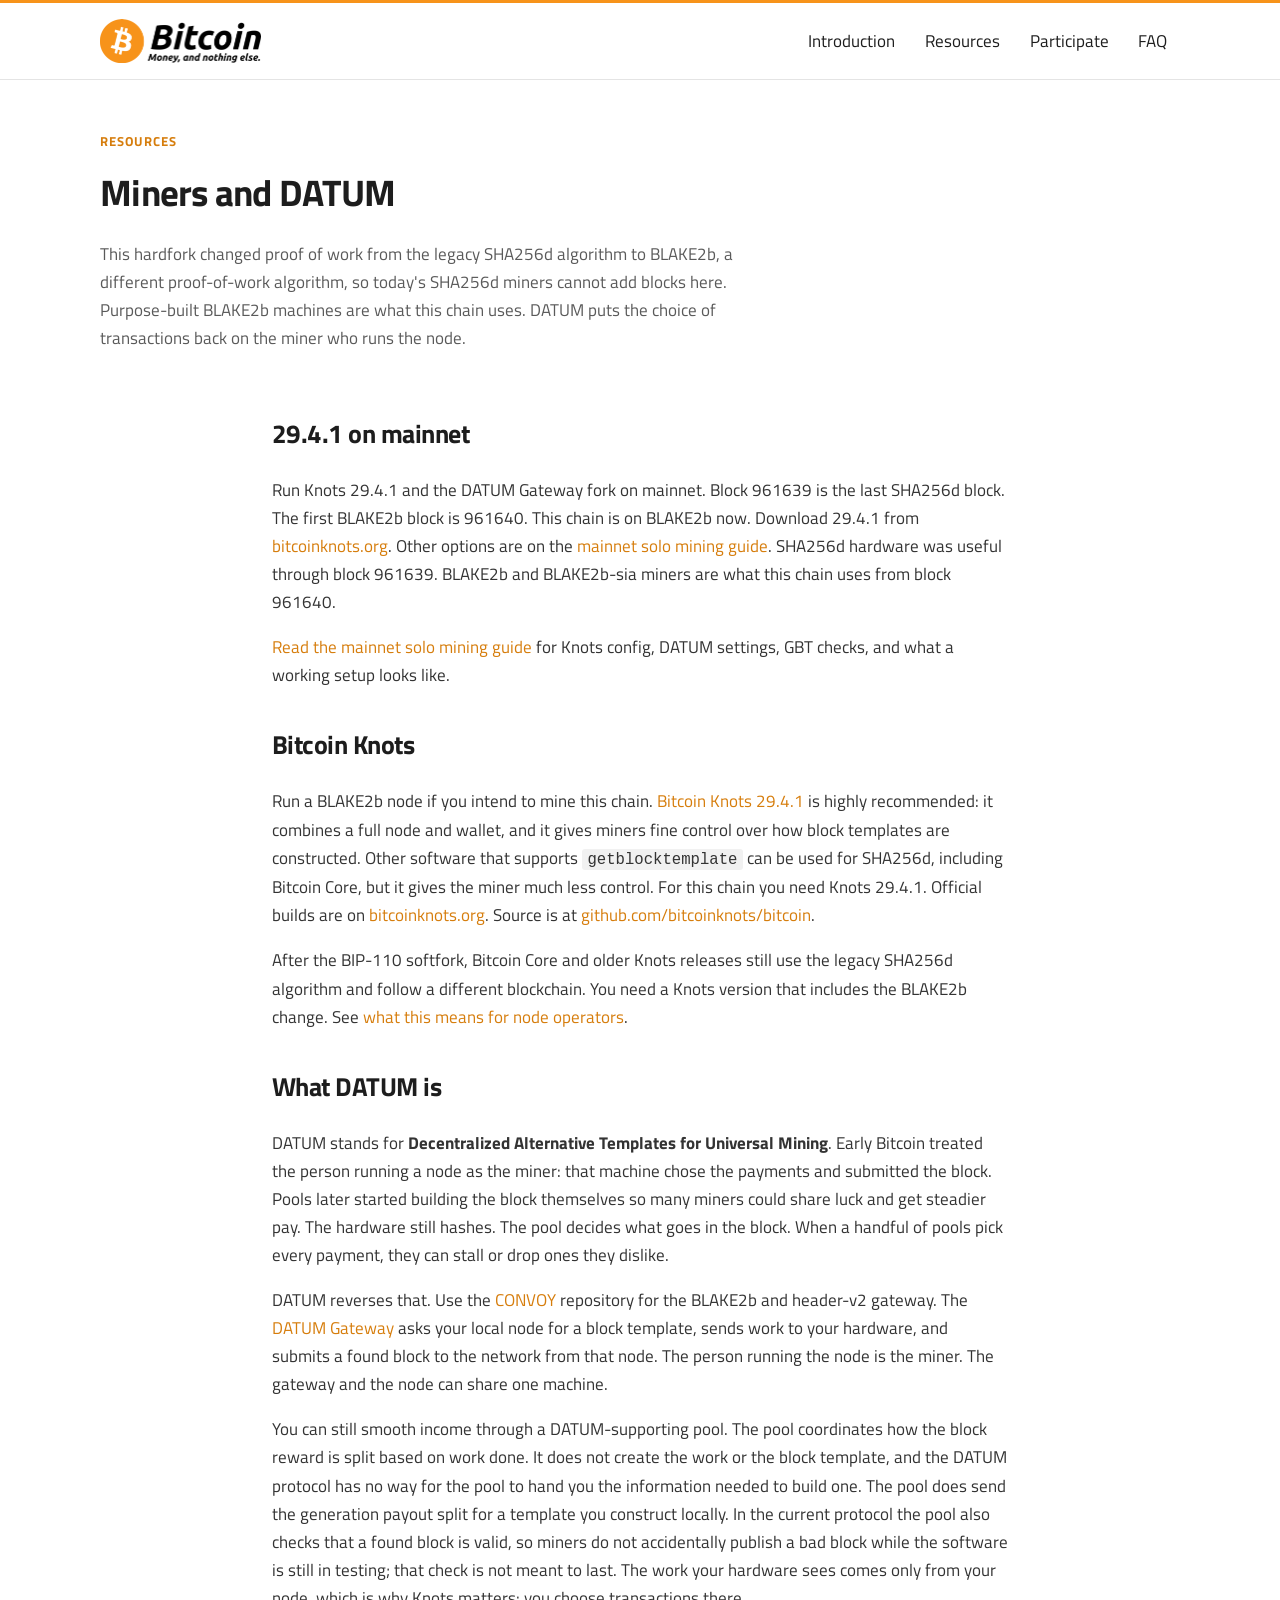
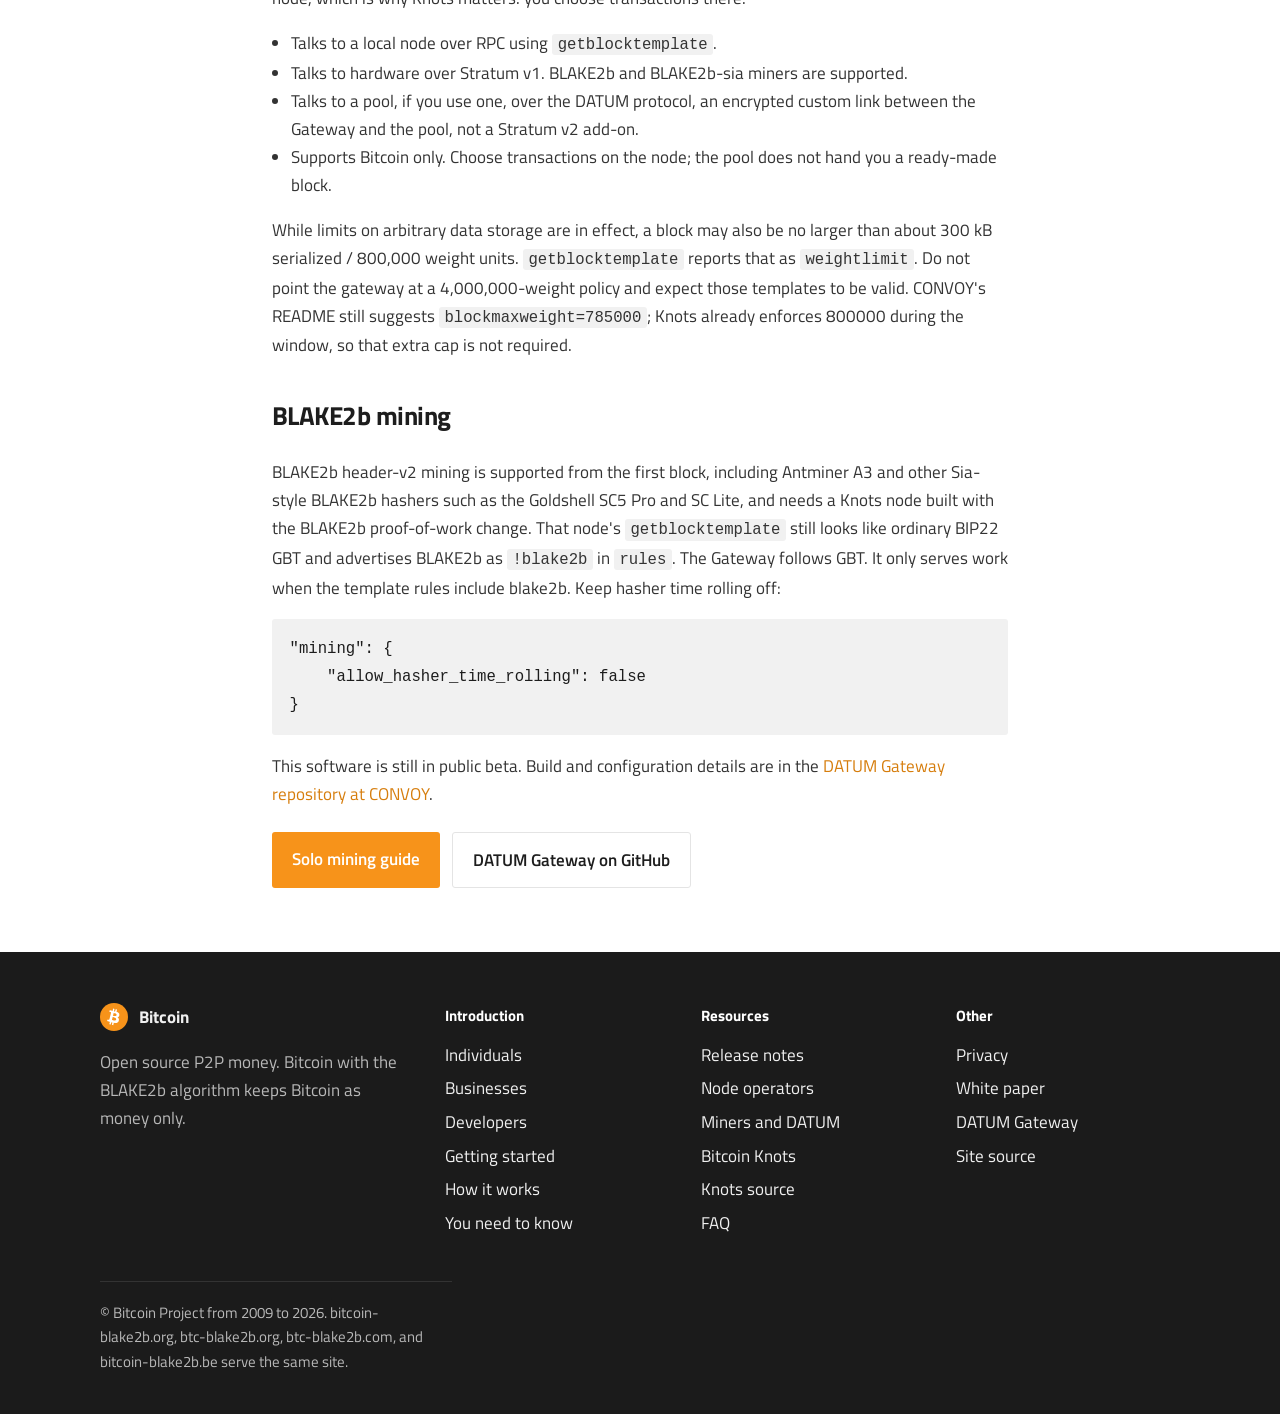
<file: miners.html>
<!DOCTYPE html>
<html lang="en">
<head>
    <meta charset="UTF-8">
    <meta name="viewport" content="width=device-width, initial-scale=1.0">
    <title>Mining Bitcoin with DATUM and Knots</title>
    <meta name="description" content="How DATUM returns block-template construction to the miner after the BLAKE2b proof-of-work hardfork, using Knots and the DATUM Gateway.">
    <meta name="robots" content="index,follow,max-image-preview:large,max-snippet:-1,max-video-preview:-1">
    <meta name="referrer" content="strict-origin-when-cross-origin">
    <meta name="theme-color" content="#f7931a">
    <link rel="canonical" href="https://btc-blake2b.org/miners">
    <meta property="og:title" content="Mining Bitcoin with DATUM and Knots">
    <meta property="og:description" content="How DATUM returns block-template construction to the miner after the BLAKE2b proof-of-work hardfork, using Knots and the DATUM Gateway.">
    <meta property="og:type" content="website">
    <meta property="og:site_name" content="Bitcoin">
    <meta property="og:url" content="https://btc-blake2b.org/miners">
    <meta property="og:image" content="https://btc-blake2b.org/media/og-image.png?v=2">
    <meta name="twitter:card" content="summary_large_image">
    <meta name="twitter:title" content="Mining Bitcoin with DATUM and Knots">
    <meta name="twitter:description" content="How DATUM returns block-template construction to the miner after the BLAKE2b proof-of-work hardfork, using Knots and the DATUM Gateway.">
    <meta name="twitter:image" content="https://btc-blake2b.org/media/og-image.png?v=2">
    <link rel="icon" href="/media/logo.svg" type="image/svg+xml">
    <link rel="stylesheet" href="/static/style.css?v=8">
</head>
<body>
    <a class="skip-link" href="#content">Skip to content</a>
    <header class="site-header">
        <div class="wrap header-bar">
            <a class="brand" href="/">
                <img src="/media/header-logo.png?v=2" alt="Bitcoin">
            </a>
            <button class="nav-toggle" type="button" data-nav-toggle aria-expanded="false" aria-controls="site-nav">Menu</button>
            <nav class="site-nav" id="site-nav" data-site-nav aria-label="Primary">
                <div class="nav-item" data-dropdown>
                    <button type="button" data-dropdown-button aria-expanded="false">Introduction</button>
                    <div class="dropdown-menu">
                        <a href="/individuals">Individuals</a>
                        <a href="/businesses">Businesses</a>
                        <a href="/developers">Developers</a>
                        <a href="/getting-started">Getting started</a>
                        <a href="/how-it-works">How it works</a>
                        <a href="/you-need-to-know">You need to know</a>
                    </div>
                </div>
                <div class="nav-item" data-dropdown>
                    <button type="button" data-dropdown-button aria-expanded="false">Resources</button>
                    <div class="dropdown-menu">
                        <a href="https://github.com/bitcoinknots/bitcoin/blob/v29.4.1.knots20260508/doc/release-notes.md" rel="noopener">Release notes</a>
                        <a href="/nodes">Node operators</a>
                        <a href="/miners">Miners and DATUM</a>
                        <a href="/mining">Bitcoin Knots</a>
                        <a href="https://github.com/bitcoinknots/bitcoin" rel="noopener">Knots source</a>
                    </div>
                </div>
                <a href="/getting-started">Participate</a>
                <a href="/faq">FAQ</a>
            </nav>
        </div>
    </header>

    <main id="content">
        <header class="page-header">
            <div class="wrap">
                <p class="kicker">Resources</p>
                <h1>Miners and DATUM</h1>
                <p>This hardfork changed proof of work from the legacy SHA256d algorithm to BLAKE2b, a different proof-of-work algorithm, so today's SHA256d miners cannot add blocks here. Purpose-built BLAKE2b machines are what this chain uses. DATUM puts the choice of transactions back on the miner who runs the node.</p>
            </div>
        </header>
        <article class="wrap prose">

            <h2>29.4.1 on mainnet</h2>
            <p>Run Knots 29.4.1 and the DATUM Gateway fork on mainnet. Block 961639 is the last SHA256d block. The first BLAKE2b block is 961640. This chain is on BLAKE2b now. Download 29.4.1 from <a href="https://bitcoinknots.org/?29.4.1.20260508?twitter" rel="noopener">bitcoinknots.org</a>. Other options are on the <a href="/mining">mainnet solo mining guide</a>. SHA256d hardware was useful through block 961639. BLAKE2b and BLAKE2b-sia miners are what this chain uses from block 961640.</p>
            <p><a href="/mining">Read the mainnet solo mining guide</a> for Knots config, DATUM settings, GBT checks, and what a working setup looks like.</p>

            <h2>Bitcoin Knots</h2>
            <p>Run a BLAKE2b node if you intend to mine this chain. <a href="/mining">Bitcoin Knots 29.4.1</a> is highly recommended: it combines a full node and wallet, and it gives miners fine control over how block templates are constructed. Other software that supports <code>getblocktemplate</code> can be used for SHA256d, including Bitcoin Core, but it gives the miner much less control. For this chain you need Knots 29.4.1. Official builds are on <a href="https://bitcoinknots.org/?29.4.1.20260508?twitter" rel="noopener">bitcoinknots.org</a>. Source is at <a href="https://github.com/bitcoinknots/bitcoin" rel="noopener">github.com/bitcoinknots/bitcoin</a>.</p>
            <p>After the BIP-110 softfork, Bitcoin Core and older Knots releases still use the legacy SHA256d algorithm and follow a different blockchain. You need a Knots version that includes the BLAKE2b change. See <a href="/nodes">what this means for node operators</a>.</p>

            <h2>What DATUM is</h2>
            <p>DATUM stands for <strong>Decentralized Alternative Templates for Universal Mining</strong>. Early Bitcoin treated the person running a node as the miner: that machine chose the payments and submitted the block. Pools later started building the block themselves so many miners could share luck and get steadier pay. The hardware still hashes. The pool decides what goes in the block. When a handful of pools pick every payment, they can stall or drop ones they dislike.</p>
            <p>DATUM reverses that. Use the <a href="https://github.com/CONVOYMining/datum_gateway" rel="noopener">CONVOY</a> repository for the BLAKE2b and header-v2 gateway. The <a href="https://github.com/CONVOYMining/datum_gateway" rel="noopener">DATUM Gateway</a> asks your local node for a block template, sends work to your hardware, and submits a found block to the network from that node. The person running the node is the miner. The gateway and the node can share one machine.</p>
            <p>You can still smooth income through a DATUM-supporting pool. The pool coordinates how the block reward is split based on work done. It does not create the work or the block template, and the DATUM protocol has no way for the pool to hand you the information needed to build one. The pool does send the generation payout split for a template you construct locally. In the current protocol the pool also checks that a found block is valid, so miners do not accidentally publish a bad block while the software is still in testing; that check is not meant to last. The work your hardware sees comes only from your node, which is why Knots matters: you choose transactions there.</p>
            <ul>
                <li>Talks to a local node over RPC using <code>getblocktemplate</code>.</li>
                <li>Talks to hardware over Stratum v1. BLAKE2b and BLAKE2b-sia miners are supported.</li>
                <li>Talks to a pool, if you use one, over the DATUM protocol, an encrypted custom link between the Gateway and the pool, not a Stratum v2 add-on.</li>
                <li>Supports Bitcoin only. Choose transactions on the node; the pool does not hand you a ready-made block.</li>
            </ul>

            <p>While limits on arbitrary data storage are in effect, a block may also be no larger than about 300 kB serialized / 800,000 weight units. <code>getblocktemplate</code> reports that as <code>weightlimit</code>. Do not point the gateway at a 4,000,000-weight policy and expect those templates to be valid. CONVOY's README still suggests <code>blockmaxweight=785000</code>; Knots already enforces 800000 during the window, so that extra cap is not required.</p>

            <h2>BLAKE2b mining</h2>
            <p>BLAKE2b header-v2 mining is supported from the first block, including Antminer A3 and other Sia-style BLAKE2b hashers such as the Goldshell SC5 Pro and SC Lite, and needs a Knots node built with the BLAKE2b proof-of-work change. That node's <code>getblocktemplate</code> still looks like ordinary BIP22 GBT and advertises BLAKE2b as <code>!blake2b</code> in <code>rules</code>. The Gateway follows GBT. It only serves work when the template rules include blake2b. Keep hasher time rolling off:</p>
            <pre><code>"mining": {
    "allow_hasher_time_rolling": false
}</code></pre>
            <p>This software is still in public beta. Build and configuration details are in the <a href="https://github.com/CONVOYMining/datum_gateway" rel="noopener">DATUM Gateway repository at CONVOY</a>.</p>

            <div class="button-row" style="margin-top:1.5rem;">
                <a class="button button-primary" href="/mining">Solo mining guide</a>
                <a class="button button-ghost" href="https://github.com/CONVOYMining/datum_gateway" rel="noopener">DATUM Gateway on GitHub</a>
            </div>

        </article>
    </main>
    <footer class="site-footer">
        <div class="wrap">
            <div class="footer-grid">
                <div>
                    <a class="footer-brand" href="/">
                        <img src="/media/logo.svg" alt="">
                        Bitcoin
                    </a>
                    <p>Open source P2P money. Bitcoin with the BLAKE2b algorithm keeps Bitcoin as money only.</p>
                </div>
                <div>
                    <h2>Introduction</h2>
                    <ul>
                        <li><a href="/individuals">Individuals</a></li>
                        <li><a href="/businesses">Businesses</a></li>
                        <li><a href="/developers">Developers</a></li>
                        <li><a href="/getting-started">Getting started</a></li>
                        <li><a href="/how-it-works">How it works</a></li>
                        <li><a href="/you-need-to-know">You need to know</a></li>
                    </ul>
                </div>
                <div>
                    <h2>Resources</h2>
                    <ul>
                        <li><a href="https://github.com/bitcoinknots/bitcoin/blob/v29.4.1.knots20260508/doc/release-notes.md" rel="noopener">Release notes</a></li>
                        <li><a href="/nodes">Node operators</a></li>
                        <li><a href="/miners">Miners and DATUM</a></li>
                        <li><a href="/mining">Bitcoin Knots</a></li>
                        <li><a href="https://github.com/bitcoinknots/bitcoin" rel="noopener">Knots source</a></li>
                        <li><a href="/faq">FAQ</a></li>
                    </ul>
                </div>
                <div>
                    <h2>Other</h2>
                    <ul>
                        <li><a href="/privacy">Privacy</a></li>
                        <li><a href="https://bitcoin.org/bitcoin.pdf" rel="noopener">White paper</a></li>
                        <li><a href="https://github.com/CONVOYMining/datum_gateway" rel="noopener">DATUM Gateway</a></li>
                        <li><a href="https://github.com/innerhat-dev/bitcoin-blake2b.org" rel="noopener">Site source</a></li>
                    </ul>
                </div>
            </div>
            <p class="footer-note">© Bitcoin Project from 2009 to 2026. bitcoin-blake2b.org, btc-blake2b.org, btc-blake2b.com, and bitcoin-blake2b.be serve the same site.</p>
        </div>
    </footer>
    <script src="/static/site.js?v=4"></script>

</body>
</html>
</file>
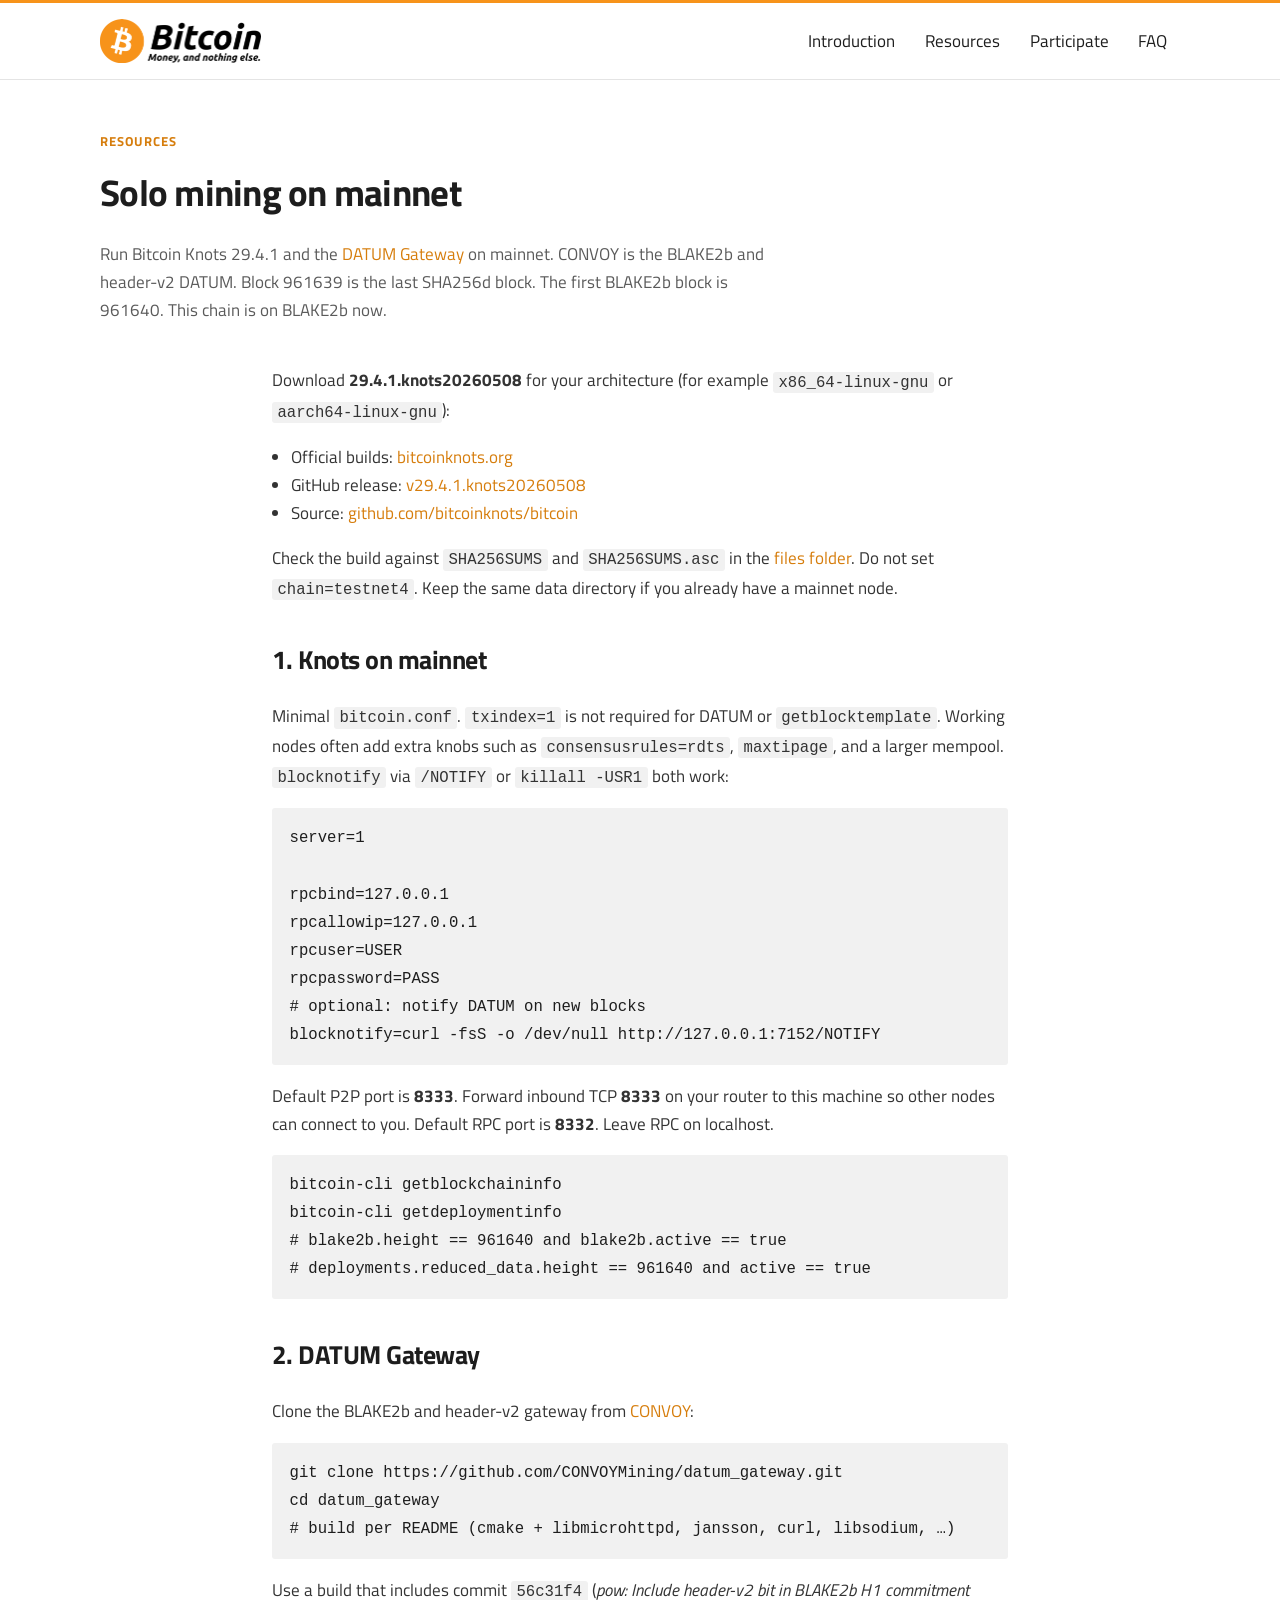
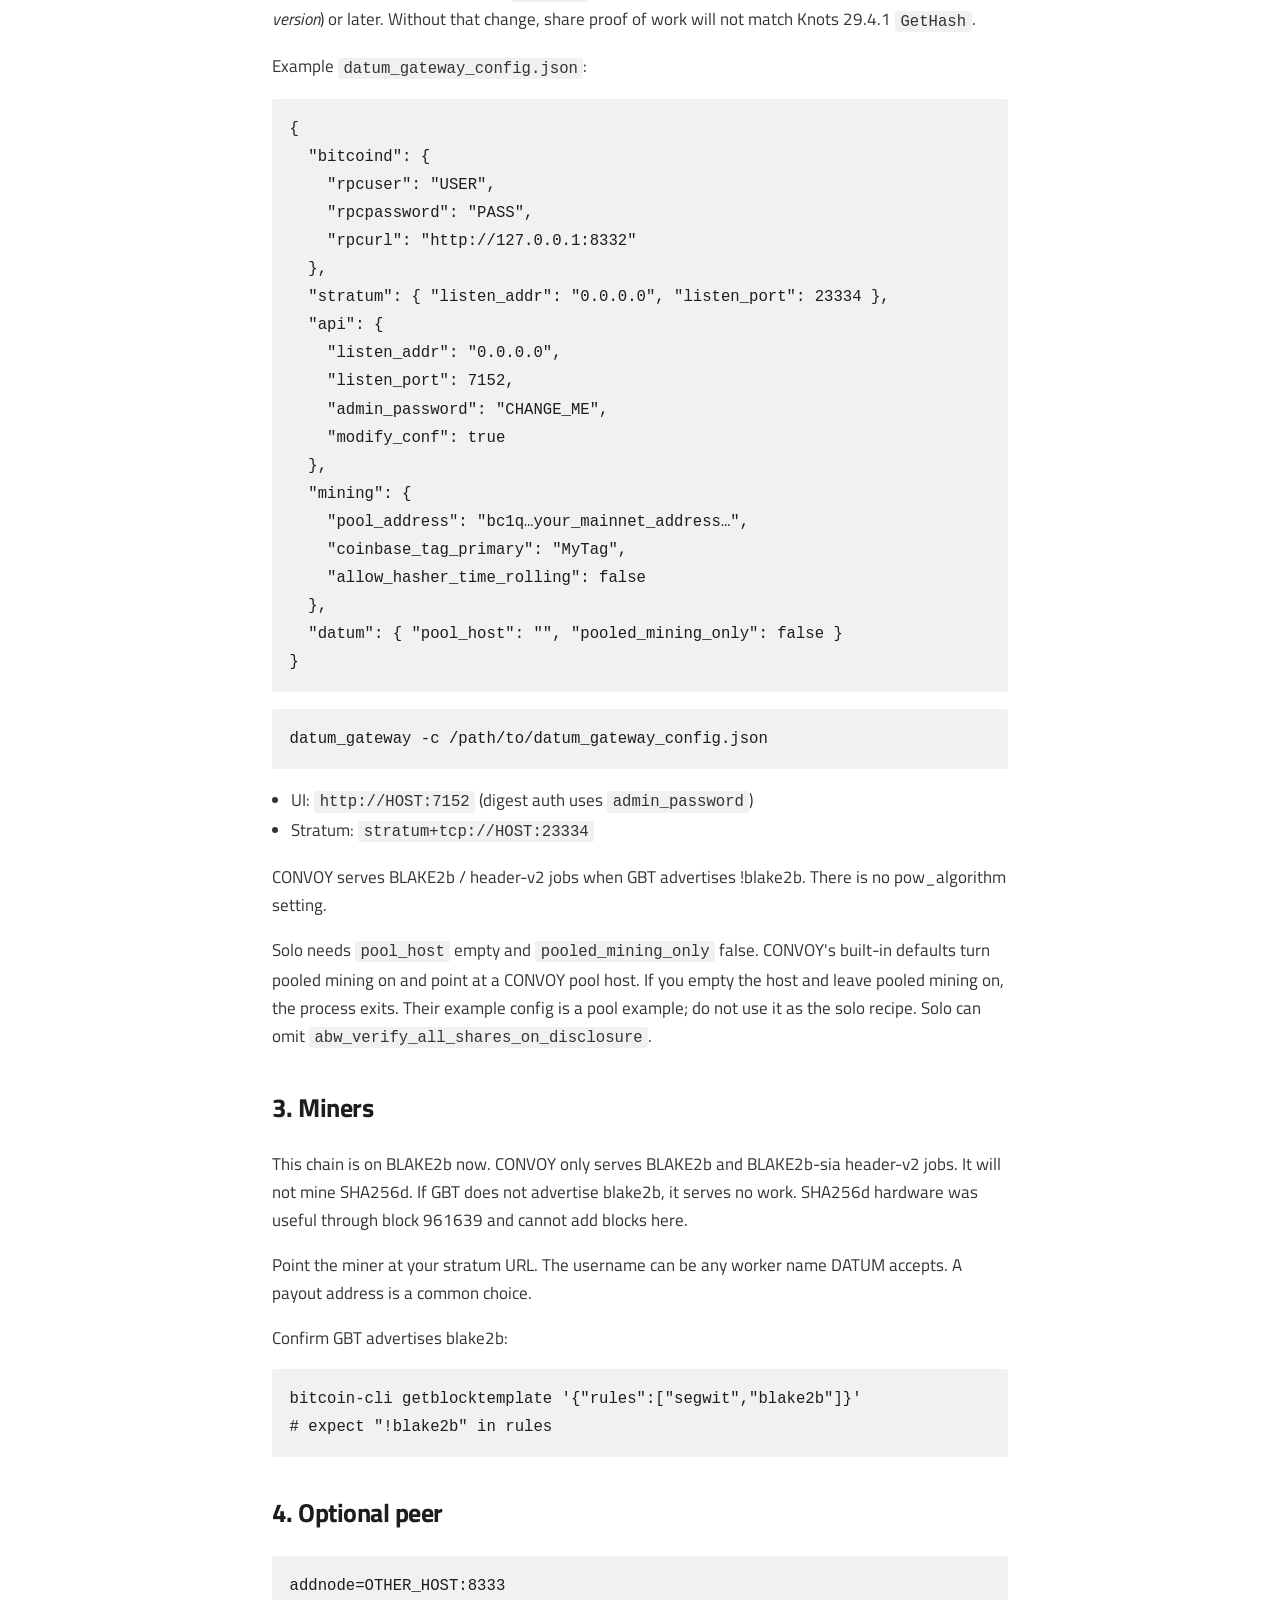
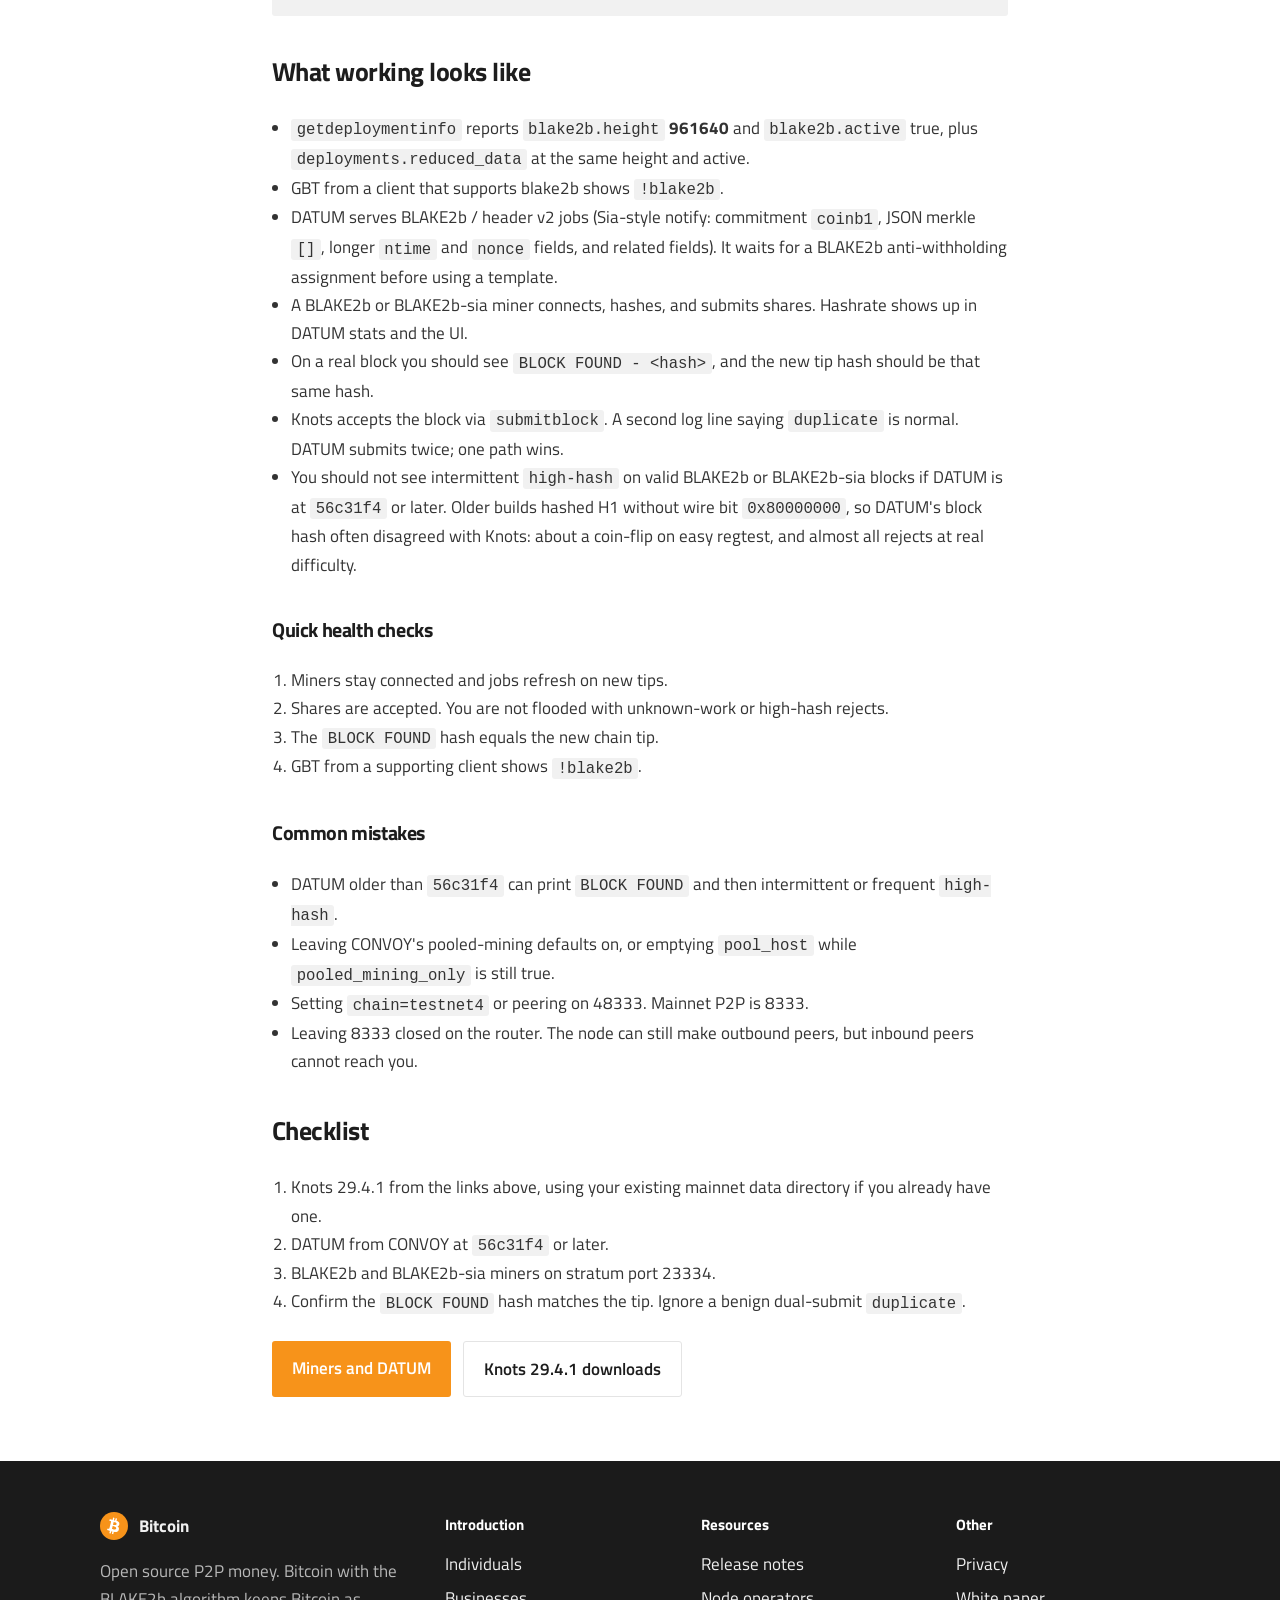
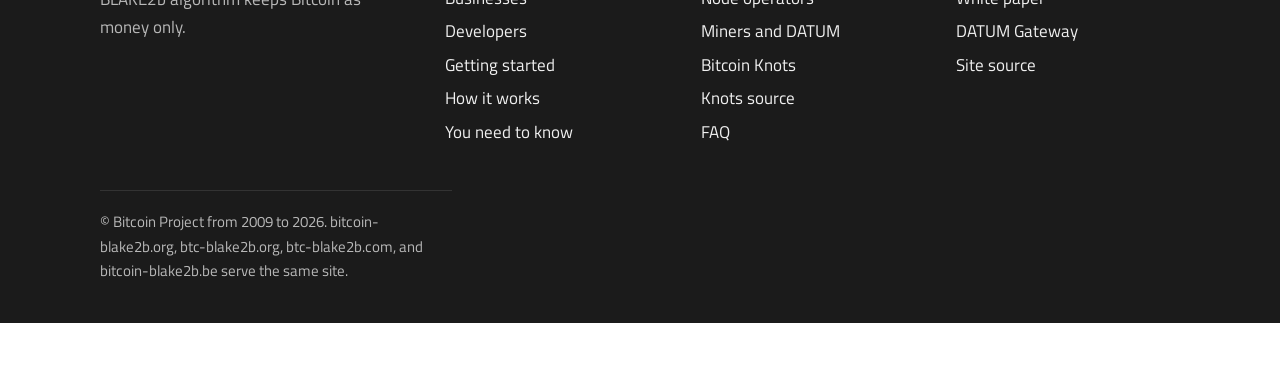
<file: mining.html>
<!DOCTYPE html>
<html lang="en">
<head>
    <meta charset="UTF-8">
    <meta name="viewport" content="width=device-width, initial-scale=1.0">
    <title>Solo mining on mainnet</title>
    <meta name="description" content="Run Bitcoin Knots 29.4.1 and the CONVOY DATUM Gateway on mainnet. This chain is on BLAKE2b from block 961640.">
    <meta name="robots" content="index,follow,max-image-preview:large,max-snippet:-1,max-video-preview:-1">
    <meta name="referrer" content="strict-origin-when-cross-origin">
    <meta name="theme-color" content="#f7931a">
    <link rel="canonical" href="https://btc-blake2b.org/mining">
    <meta property="og:title" content="Solo mining on mainnet">
    <meta property="og:description" content="Run Bitcoin Knots 29.4.1 and the CONVOY DATUM Gateway on mainnet. This chain is on BLAKE2b from block 961640.">
    <meta property="og:type" content="website">
    <meta property="og:site_name" content="Bitcoin">
    <meta property="og:url" content="https://btc-blake2b.org/mining">
    <meta property="og:image" content="https://btc-blake2b.org/media/og-image.png?v=2">
    <meta name="twitter:card" content="summary_large_image">
    <meta name="twitter:title" content="Solo mining on mainnet">
    <meta name="twitter:description" content="Run Bitcoin Knots 29.4.1 and the CONVOY DATUM Gateway on mainnet. This chain is on BLAKE2b from block 961640.">
    <meta name="twitter:image" content="https://btc-blake2b.org/media/og-image.png?v=2">
    <link rel="icon" href="/media/logo.svg" type="image/svg+xml">
    <link rel="stylesheet" href="/static/style.css?v=8">
</head>
<body>
    <a class="skip-link" href="#content">Skip to content</a>
    <header class="site-header">
        <div class="wrap header-bar">
            <a class="brand" href="/">
                <img src="/media/header-logo.png?v=2" alt="Bitcoin">
            </a>
            <button class="nav-toggle" type="button" data-nav-toggle aria-expanded="false" aria-controls="site-nav">Menu</button>
            <nav class="site-nav" id="site-nav" data-site-nav aria-label="Primary">
                <div class="nav-item" data-dropdown>
                    <button type="button" data-dropdown-button aria-expanded="false">Introduction</button>
                    <div class="dropdown-menu">
                        <a href="/individuals">Individuals</a>
                        <a href="/businesses">Businesses</a>
                        <a href="/developers">Developers</a>
                        <a href="/getting-started">Getting started</a>
                        <a href="/how-it-works">How it works</a>
                        <a href="/you-need-to-know">You need to know</a>
                    </div>
                </div>
                <div class="nav-item" data-dropdown>
                    <button type="button" data-dropdown-button aria-expanded="false">Resources</button>
                    <div class="dropdown-menu">
                        <a href="https://github.com/bitcoinknots/bitcoin/blob/v29.4.1.knots20260508/doc/release-notes.md" rel="noopener">Release notes</a>
                        <a href="/nodes">Node operators</a>
                        <a href="/miners">Miners and DATUM</a>
                        <a href="/mining">Bitcoin Knots</a>
                        <a href="https://github.com/bitcoinknots/bitcoin" rel="noopener">Knots source</a>
                    </div>
                </div>
                <a href="/getting-started">Participate</a>
                <a href="/faq">FAQ</a>
            </nav>
        </div>
    </header>

    <main id="content">
        <header class="page-header">
            <div class="wrap">
                <p class="kicker">Resources</p>
                <h1>Solo mining on mainnet</h1>
                <p>Run Bitcoin Knots 29.4.1 and the <a href="https://github.com/CONVOYMining/datum_gateway" rel="noopener">DATUM Gateway</a> on mainnet. CONVOY is the BLAKE2b and header-v2 DATUM. Block 961639 is the last SHA256d block. The first BLAKE2b block is 961640. This chain is on BLAKE2b now.</p>
            </div>
        </header>
        <article class="wrap prose">

            <p>Download <strong>29.4.1.knots20260508</strong> for your architecture (for example <code>x86_64-linux-gnu</code> or <code>aarch64-linux-gnu</code>):</p>
            <ul>
                <li>Official builds: <a href="https://bitcoinknots.org/?29.4.1.20260508?twitter" rel="noopener">bitcoinknots.org</a></li>
                <li>GitHub release: <a href="https://github.com/bitcoinknots/bitcoin/releases/tag/v29.4.1.knots20260508" rel="noopener">v29.4.1.knots20260508</a></li>
                <li>Source: <a href="https://github.com/bitcoinknots/bitcoin" rel="noopener">github.com/bitcoinknots/bitcoin</a></li>
            </ul>
            <p>Check the build against <code>SHA256SUMS</code> and <code>SHA256SUMS.asc</code> in the <a href="https://bitcoinknots.org/files/29.x/29.4.1.knots20260508/" rel="noopener">files folder</a>. Do not set <code>chain=testnet4</code>. Keep the same data directory if you already have a mainnet node.</p>

            <h2>1. Knots on mainnet</h2>
            <p>Minimal <code>bitcoin.conf</code>. <code>txindex=1</code> is not required for DATUM or <code>getblocktemplate</code>. Working nodes often add extra knobs such as <code>consensusrules=rdts</code>, <code>maxtipage</code>, and a larger mempool. <code>blocknotify</code> via <code>/NOTIFY</code> or <code>killall -USR1</code> both work:</p>
            <pre><code>server=1

rpcbind=127.0.0.1
rpcallowip=127.0.0.1
rpcuser=USER
rpcpassword=PASS
# optional: notify DATUM on new blocks
blocknotify=curl -fsS -o /dev/null http://127.0.0.1:7152/NOTIFY</code></pre>
            <p>Default P2P port is <strong>8333</strong>. Forward inbound TCP <strong>8333</strong> on your router to this machine so other nodes can connect to you. Default RPC port is <strong>8332</strong>. Leave RPC on localhost.</p>
            <pre><code>bitcoin-cli getblockchaininfo
bitcoin-cli getdeploymentinfo
# blake2b.height == 961640 and blake2b.active == true
# deployments.reduced_data.height == 961640 and active == true</code></pre>

            <h2>2. DATUM Gateway</h2>
            <p>Clone the BLAKE2b and header-v2 gateway from <a href="https://github.com/CONVOYMining/datum_gateway" rel="noopener">CONVOY</a>:</p>
            <pre><code>git clone https://github.com/CONVOYMining/datum_gateway.git
cd datum_gateway
# build per README (cmake + libmicrohttpd, jansson, curl, libsodium, …)</code></pre>
            <p>Use a build that includes commit <code>56c31f4</code> (<em>pow: Include header-v2 bit in BLAKE2b H1 commitment version</em>) or later. Without that change, share proof of work will not match Knots 29.4.1 <code>GetHash</code>.</p>
            <p>Example <code>datum_gateway_config.json</code>:</p>
            <pre><code>{
  "bitcoind": {
    "rpcuser": "USER",
    "rpcpassword": "PASS",
    "rpcurl": "http://127.0.0.1:8332"
  },
  "stratum": { "listen_addr": "0.0.0.0", "listen_port": 23334 },
  "api": {
    "listen_addr": "0.0.0.0",
    "listen_port": 7152,
    "admin_password": "CHANGE_ME",
    "modify_conf": true
  },
  "mining": {
    "pool_address": "bc1q…your_mainnet_address…",
    "coinbase_tag_primary": "MyTag",
    "allow_hasher_time_rolling": false
  },
  "datum": { "pool_host": "", "pooled_mining_only": false }
}</code></pre>
            <pre><code>datum_gateway -c /path/to/datum_gateway_config.json</code></pre>
            <ul>
                <li>UI: <code>http://HOST:7152</code> (digest auth uses <code>admin_password</code>)</li>
                <li>Stratum: <code>stratum+tcp://HOST:23334</code></li>
            </ul>
            <p>CONVOY serves BLAKE2b / header-v2 jobs when GBT advertises !blake2b. There is no pow_algorithm setting.</p>
            <p>Solo needs <code>pool_host</code> empty and <code>pooled_mining_only</code> false. CONVOY's built-in defaults turn pooled mining on and point at a CONVOY pool host. If you empty the host and leave pooled mining on, the process exits. Their example config is a pool example; do not use it as the solo recipe. Solo can omit <code>abw_verify_all_shares_on_disclosure</code>.</p>

            <h2>3. Miners</h2>
            <p>This chain is on BLAKE2b now. CONVOY only serves BLAKE2b and BLAKE2b-sia header-v2 jobs. It will not mine SHA256d. If GBT does not advertise blake2b, it serves no work. SHA256d hardware was useful through block 961639 and cannot add blocks here.</p>
            <p>Point the miner at your stratum URL. The username can be any worker name DATUM accepts. A payout address is a common choice.</p>
            <p>Confirm GBT advertises blake2b:</p>
            <pre><code>bitcoin-cli getblocktemplate '{"rules":["segwit","blake2b"]}'
# expect "!blake2b" in rules</code></pre>

            <h2>4. Optional peer</h2>
            <pre><code>addnode=OTHER_HOST:8333</code></pre>

            <h2>What working looks like</h2>
            <ul>
                <li><code>getdeploymentinfo</code> reports <code>blake2b.height</code> <strong>961640</strong> and <code>blake2b.active</code> true, plus <code>deployments.reduced_data</code> at the same height and active.</li>
                <li>GBT from a client that supports blake2b shows <code>!blake2b</code>.</li>
                <li>DATUM serves BLAKE2b / header v2 jobs (Sia-style notify: commitment <code>coinb1</code>, JSON merkle <code>[]</code>, longer <code>ntime</code> and <code>nonce</code> fields, and related fields). It waits for a BLAKE2b anti-withholding assignment before using a template.</li>
                <li>A BLAKE2b or BLAKE2b-sia miner connects, hashes, and submits shares. Hashrate shows up in DATUM stats and the UI.</li>
                <li>On a real block you should see <code>BLOCK FOUND - &lt;hash&gt;</code>, and the new tip hash should be that same hash.</li>
                <li>Knots accepts the block via <code>submitblock</code>. A second log line saying <code>duplicate</code> is normal. DATUM submits twice; one path wins.</li>
                <li>You should not see intermittent <code>high-hash</code> on valid BLAKE2b or BLAKE2b-sia blocks if DATUM is at <code>56c31f4</code> or later. Older builds hashed H1 without wire bit <code>0x80000000</code>, so DATUM's block hash often disagreed with Knots: about a coin-flip on easy regtest, and almost all rejects at real difficulty.</li>
            </ul>
            <h3>Quick health checks</h3>
            <ol>
                <li>Miners stay connected and jobs refresh on new tips.</li>
                <li>Shares are accepted. You are not flooded with unknown-work or high-hash rejects.</li>
                <li>The <code>BLOCK FOUND</code> hash equals the new chain tip.</li>
                <li>GBT from a supporting client shows <code>!blake2b</code>.</li>
            </ol>
            <h3>Common mistakes</h3>
            <ul>
                <li>DATUM older than <code>56c31f4</code> can print <code>BLOCK FOUND</code> and then intermittent or frequent <code>high-hash</code>.</li>
                <li>Leaving CONVOY's pooled-mining defaults on, or emptying <code>pool_host</code> while <code>pooled_mining_only</code> is still true.</li>
                <li>Setting <code>chain=testnet4</code> or peering on 48333. Mainnet P2P is 8333.</li>
                <li>Leaving 8333 closed on the router. The node can still make outbound peers, but inbound peers cannot reach you.</li>
            </ul>

            <h2>Checklist</h2>
            <ol>
                <li>Knots 29.4.1 from the links above, using your existing mainnet data directory if you already have one.</li>
                <li>DATUM from CONVOY at <code>56c31f4</code> or later.</li>
                <li>BLAKE2b and BLAKE2b-sia miners on stratum port 23334.</li>
                <li>Confirm the <code>BLOCK FOUND</code> hash matches the tip. Ignore a benign dual-submit <code>duplicate</code>.</li>
            </ol>

            <div class="button-row" style="margin-top:1.5rem;">
                <a class="button button-primary" href="/miners">Miners and DATUM</a>
                <a class="button button-ghost" href="https://bitcoinknots.org/?29.4.1.20260508?twitter" rel="noopener">Knots 29.4.1 downloads</a>
            </div>

        </article>
    </main>
    <footer class="site-footer">
        <div class="wrap">
            <div class="footer-grid">
                <div>
                    <a class="footer-brand" href="/">
                        <img src="/media/logo.svg" alt="">
                        Bitcoin
                    </a>
                    <p>Open source P2P money. Bitcoin with the BLAKE2b algorithm keeps Bitcoin as money only.</p>
                </div>
                <div>
                    <h2>Introduction</h2>
                    <ul>
                        <li><a href="/individuals">Individuals</a></li>
                        <li><a href="/businesses">Businesses</a></li>
                        <li><a href="/developers">Developers</a></li>
                        <li><a href="/getting-started">Getting started</a></li>
                        <li><a href="/how-it-works">How it works</a></li>
                        <li><a href="/you-need-to-know">You need to know</a></li>
                    </ul>
                </div>
                <div>
                    <h2>Resources</h2>
                    <ul>
                        <li><a href="https://github.com/bitcoinknots/bitcoin/blob/v29.4.1.knots20260508/doc/release-notes.md" rel="noopener">Release notes</a></li>
                        <li><a href="/nodes">Node operators</a></li>
                        <li><a href="/miners">Miners and DATUM</a></li>
                        <li><a href="/mining">Bitcoin Knots</a></li>
                        <li><a href="https://github.com/bitcoinknots/bitcoin" rel="noopener">Knots source</a></li>
                        <li><a href="/faq">FAQ</a></li>
                    </ul>
                </div>
                <div>
                    <h2>Other</h2>
                    <ul>
                        <li><a href="/privacy">Privacy</a></li>
                        <li><a href="https://bitcoin.org/bitcoin.pdf" rel="noopener">White paper</a></li>
                        <li><a href="https://github.com/CONVOYMining/datum_gateway" rel="noopener">DATUM Gateway</a></li>
                        <li><a href="https://github.com/innerhat-dev/bitcoin-blake2b.org" rel="noopener">Site source</a></li>
                    </ul>
                </div>
            </div>
            <p class="footer-note">© Bitcoin Project from 2009 to 2026. bitcoin-blake2b.org, btc-blake2b.org, btc-blake2b.com, and bitcoin-blake2b.be serve the same site.</p>
        </div>
    </footer>
    <script src="/static/site.js?v=4"></script>

</body>
</html>
</file>
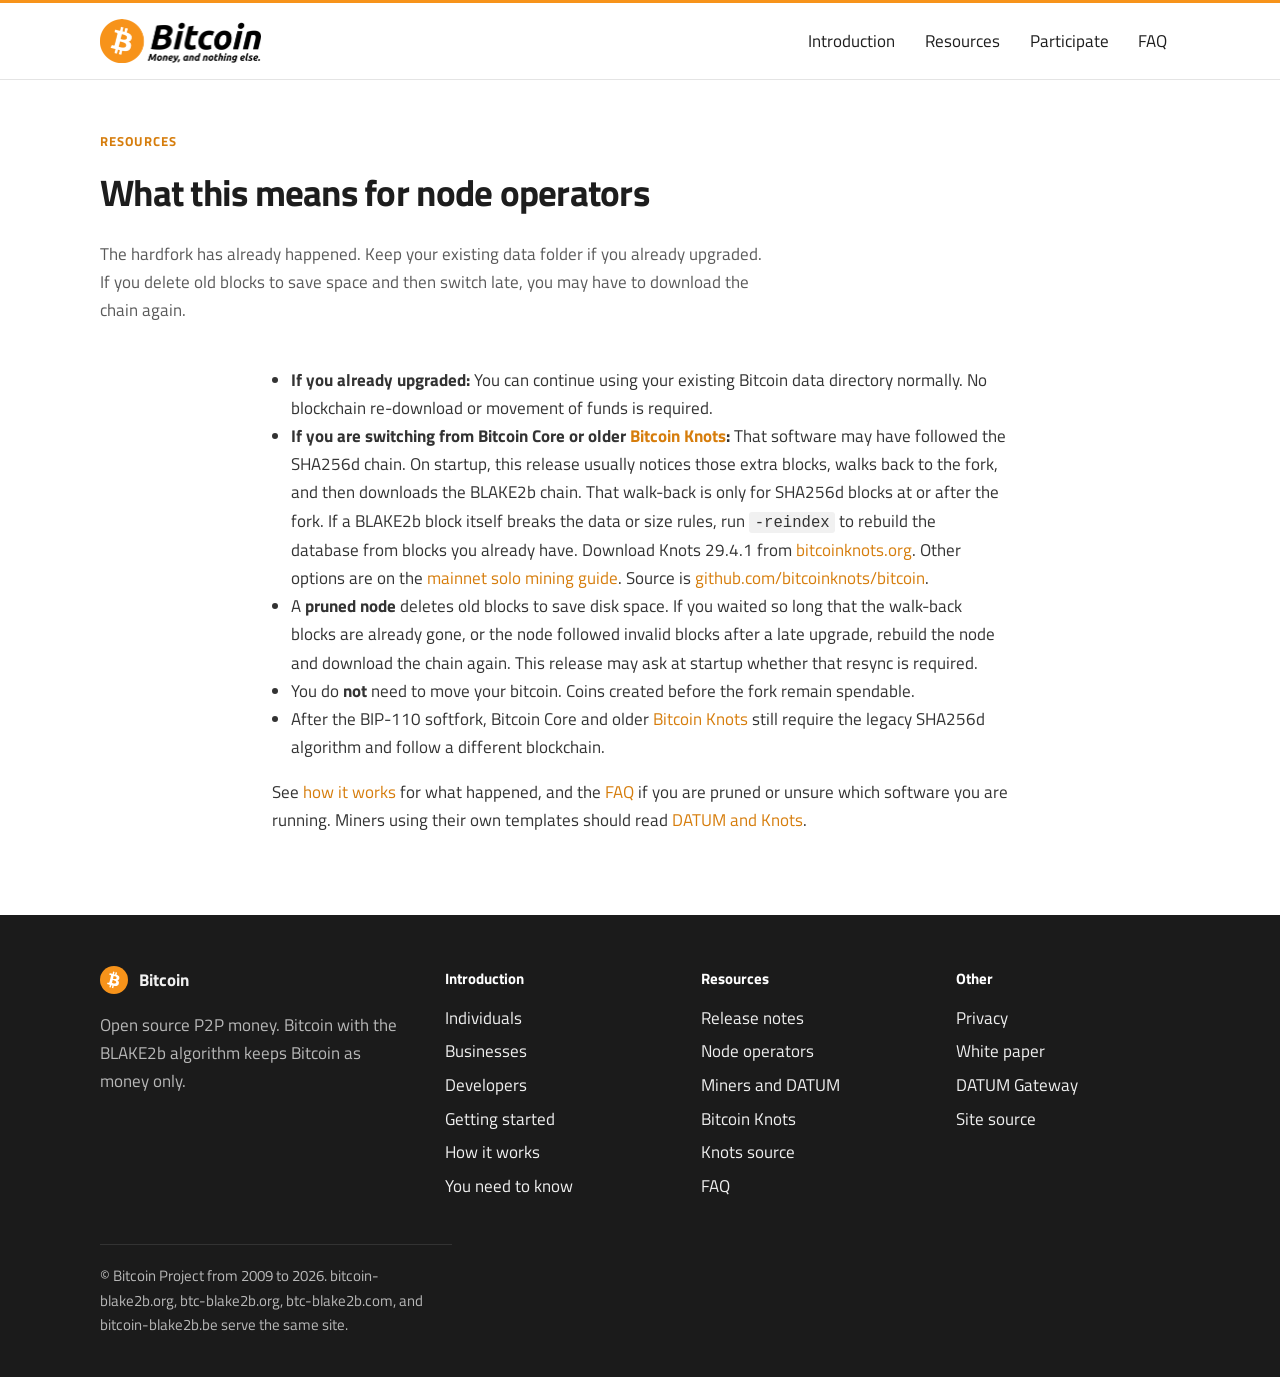
<file: nodes.html>
<!DOCTYPE html>
<html lang="en">
<head>
    <meta charset="UTF-8">
    <meta name="viewport" content="width=device-width, initial-scale=1.0">
    <title>What this means for Bitcoin node operators</title>
    <meta name="description" content="Upgrade, rewind, and prune instructions for BLAKE2b node operators.">
    <meta name="robots" content="index,follow,max-image-preview:large,max-snippet:-1,max-video-preview:-1">
    <meta name="referrer" content="strict-origin-when-cross-origin">
    <meta name="theme-color" content="#f7931a">
    <link rel="canonical" href="https://btc-blake2b.org/nodes">
    <meta property="og:title" content="What this means for Bitcoin node operators">
    <meta property="og:description" content="Upgrade, rewind, and prune instructions for BLAKE2b node operators.">
    <meta property="og:type" content="website">
    <meta property="og:site_name" content="Bitcoin">
    <meta property="og:url" content="https://btc-blake2b.org/nodes">
    <meta property="og:image" content="https://btc-blake2b.org/media/og-image.png?v=2">
    <meta name="twitter:card" content="summary_large_image">
    <meta name="twitter:title" content="What this means for Bitcoin node operators">
    <meta name="twitter:description" content="Upgrade, rewind, and prune instructions for BLAKE2b node operators.">
    <meta name="twitter:image" content="https://btc-blake2b.org/media/og-image.png?v=2">
    <link rel="icon" href="/media/logo.svg" type="image/svg+xml">
    <link rel="stylesheet" href="/static/style.css?v=8">
</head>
<body>
    <a class="skip-link" href="#content">Skip to content</a>
    <header class="site-header">
        <div class="wrap header-bar">
            <a class="brand" href="/">
                <img src="/media/header-logo.png?v=2" alt="Bitcoin">
            </a>
            <button class="nav-toggle" type="button" data-nav-toggle aria-expanded="false" aria-controls="site-nav">Menu</button>
            <nav class="site-nav" id="site-nav" data-site-nav aria-label="Primary">
                <div class="nav-item" data-dropdown>
                    <button type="button" data-dropdown-button aria-expanded="false">Introduction</button>
                    <div class="dropdown-menu">
                        <a href="/individuals">Individuals</a>
                        <a href="/businesses">Businesses</a>
                        <a href="/developers">Developers</a>
                        <a href="/getting-started">Getting started</a>
                        <a href="/how-it-works">How it works</a>
                        <a href="/you-need-to-know">You need to know</a>
                    </div>
                </div>
                <div class="nav-item" data-dropdown>
                    <button type="button" data-dropdown-button aria-expanded="false">Resources</button>
                    <div class="dropdown-menu">
                        <a href="https://github.com/bitcoinknots/bitcoin/blob/v29.4.1.knots20260508/doc/release-notes.md" rel="noopener">Release notes</a>
                        <a href="/nodes">Node operators</a>
                        <a href="/miners">Miners and DATUM</a>
                        <a href="/mining">Bitcoin Knots</a>
                        <a href="https://github.com/bitcoinknots/bitcoin" rel="noopener">Knots source</a>
                    </div>
                </div>
                <a href="/getting-started">Participate</a>
                <a href="/faq">FAQ</a>
            </nav>
        </div>
    </header>

    <main id="content">
        <header class="page-header">
            <div class="wrap">
                <p class="kicker">Resources</p>
                <h1>What this means for node operators</h1>
                <p>The hardfork has already happened. Keep your existing data folder if you already upgraded. If you delete old blocks to save space and then switch late, you may have to download the chain again.</p>
            </div>
        </header>
        <article class="wrap prose">

            <ul>
                <li><strong>If you already upgraded:</strong> You can continue using your existing Bitcoin data directory normally. No blockchain re-download or movement of funds is required.</li>
                <li><strong>If you are switching from Bitcoin Core or older <a href="https://bitcoinknots.org/" rel="noopener">Bitcoin Knots</a>:</strong> That software may have followed the SHA256d chain. On startup, this release usually notices those extra blocks, walks back to the fork, and then downloads the BLAKE2b chain. That walk-back is only for SHA256d blocks at or after the fork. If a BLAKE2b block itself breaks the data or size rules, run <code>-reindex</code> to rebuild the database from blocks you already have. Download Knots 29.4.1 from <a href="https://bitcoinknots.org/?29.4.1.20260508?twitter" rel="noopener">bitcoinknots.org</a>. Other options are on the <a href="/mining">mainnet solo mining guide</a>. Source is <a href="https://github.com/bitcoinknots/bitcoin" rel="noopener">github.com/bitcoinknots/bitcoin</a>.</li>
                <li>A <strong>pruned node</strong> deletes old blocks to save disk space. If you waited so long that the walk-back blocks are already gone, or the node followed invalid blocks after a late upgrade, rebuild the node and download the chain again. This release may ask at startup whether that resync is required.</li>
                <li>You do <strong>not</strong> need to move your bitcoin. Coins created before the fork remain spendable.</li>
                <li>After the BIP-110 softfork, Bitcoin Core and older <a href="https://bitcoinknots.org/" rel="noopener">Bitcoin Knots</a> still require the legacy SHA256d algorithm and follow a different blockchain.</li>
            </ul>
            <p>See <a href="/how-it-works">how it works</a> for what happened, and the <a href="/faq">FAQ</a> if you are pruned or unsure which software you are running. Miners using their own templates should read <a href="/miners">DATUM and Knots</a>.</p>

        </article>
    </main>
    <footer class="site-footer">
        <div class="wrap">
            <div class="footer-grid">
                <div>
                    <a class="footer-brand" href="/">
                        <img src="/media/logo.svg" alt="">
                        Bitcoin
                    </a>
                    <p>Open source P2P money. Bitcoin with the BLAKE2b algorithm keeps Bitcoin as money only.</p>
                </div>
                <div>
                    <h2>Introduction</h2>
                    <ul>
                        <li><a href="/individuals">Individuals</a></li>
                        <li><a href="/businesses">Businesses</a></li>
                        <li><a href="/developers">Developers</a></li>
                        <li><a href="/getting-started">Getting started</a></li>
                        <li><a href="/how-it-works">How it works</a></li>
                        <li><a href="/you-need-to-know">You need to know</a></li>
                    </ul>
                </div>
                <div>
                    <h2>Resources</h2>
                    <ul>
                        <li><a href="https://github.com/bitcoinknots/bitcoin/blob/v29.4.1.knots20260508/doc/release-notes.md" rel="noopener">Release notes</a></li>
                        <li><a href="/nodes">Node operators</a></li>
                        <li><a href="/miners">Miners and DATUM</a></li>
                        <li><a href="/mining">Bitcoin Knots</a></li>
                        <li><a href="https://github.com/bitcoinknots/bitcoin" rel="noopener">Knots source</a></li>
                        <li><a href="/faq">FAQ</a></li>
                    </ul>
                </div>
                <div>
                    <h2>Other</h2>
                    <ul>
                        <li><a href="/privacy">Privacy</a></li>
                        <li><a href="https://bitcoin.org/bitcoin.pdf" rel="noopener">White paper</a></li>
                        <li><a href="https://github.com/CONVOYMining/datum_gateway" rel="noopener">DATUM Gateway</a></li>
                        <li><a href="https://github.com/innerhat-dev/bitcoin-blake2b.org" rel="noopener">Site source</a></li>
                    </ul>
                </div>
            </div>
            <p class="footer-note">© Bitcoin Project from 2009 to 2026. bitcoin-blake2b.org, btc-blake2b.org, btc-blake2b.com, and bitcoin-blake2b.be serve the same site.</p>
        </div>
    </footer>
    <script src="/static/site.js?v=4"></script>

</body>
</html>
</file>
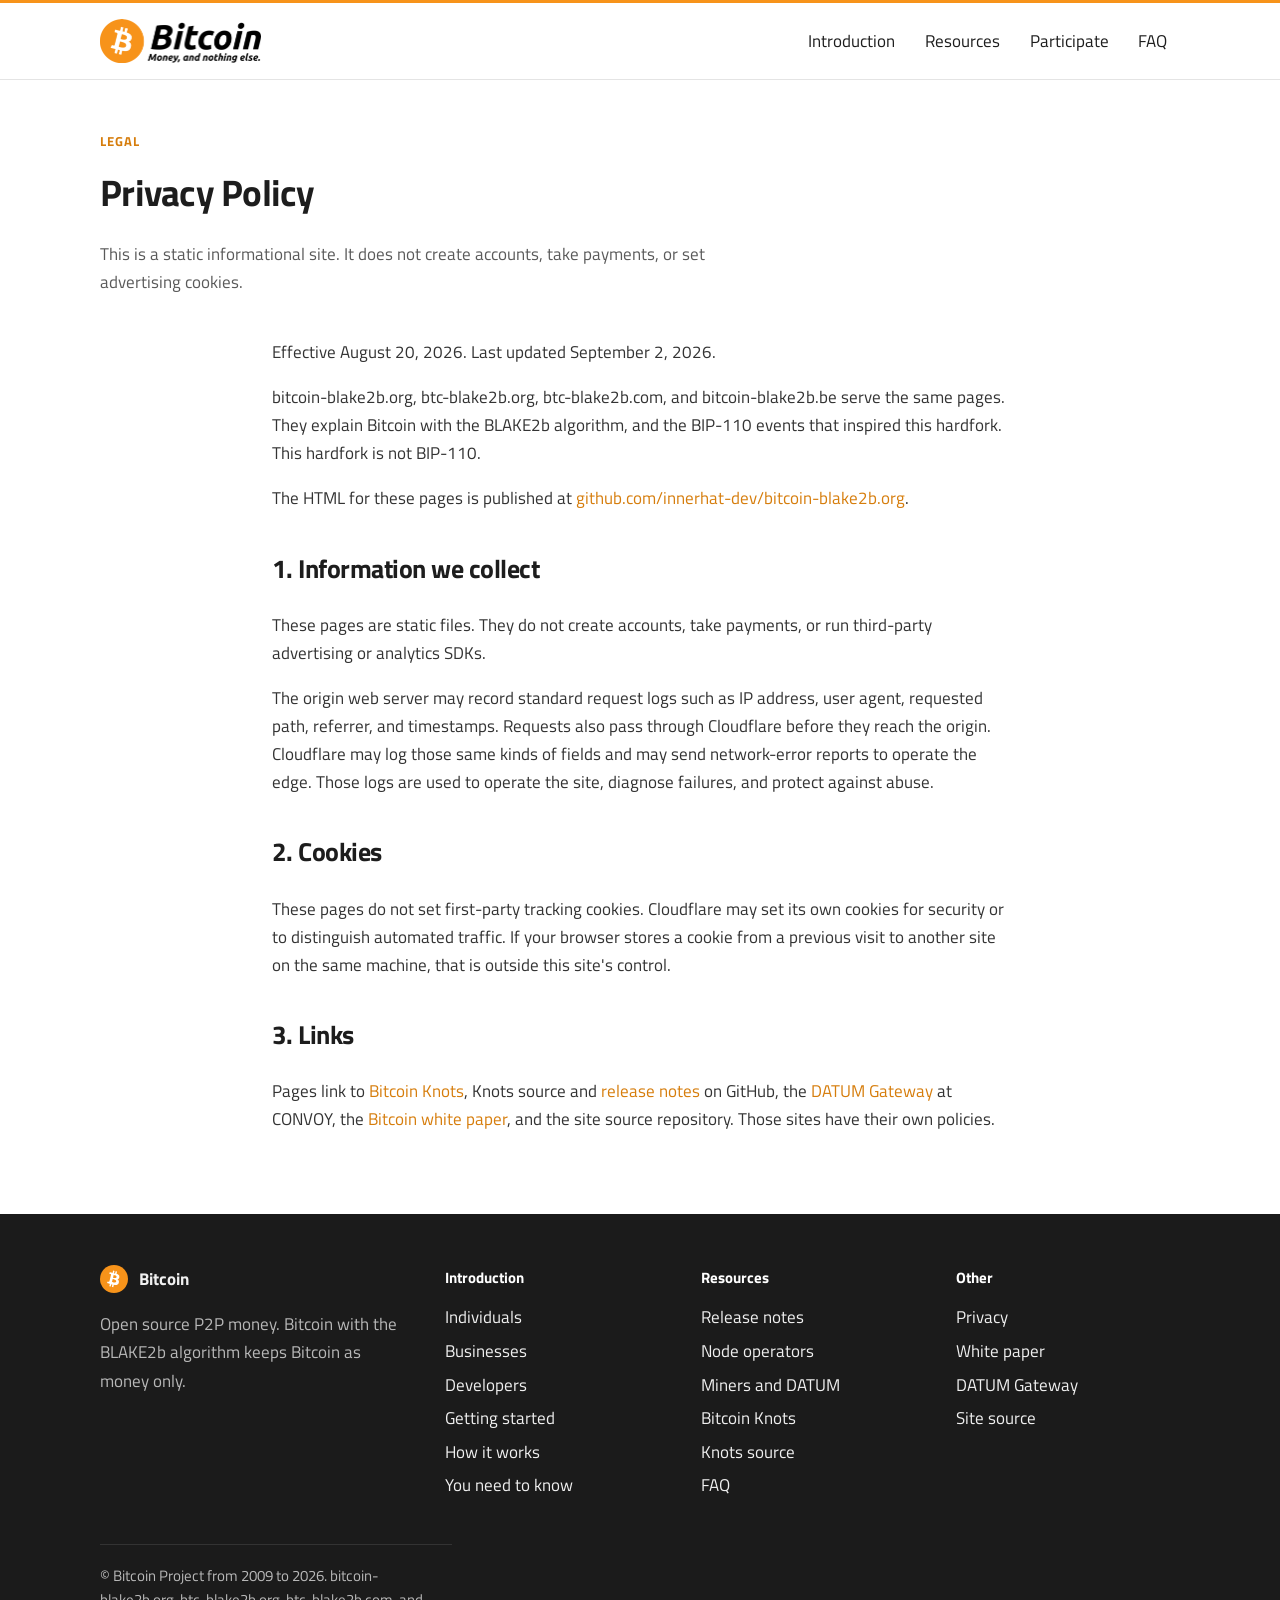
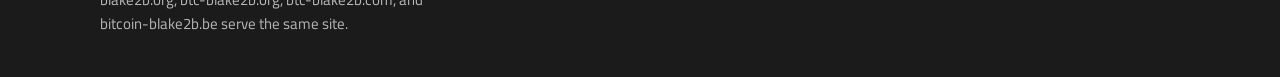
<file: privacy.html>
<!DOCTYPE html>
<html lang="en">
<head>
    <meta charset="UTF-8">
    <meta name="viewport" content="width=device-width, initial-scale=1.0">
    <title>Privacy Policy</title>
    <meta name="description" content="Privacy policy for the informational Bitcoin site at bitcoin-blake2b.org, btc-blake2b.org, btc-blake2b.com, and bitcoin-blake2b.be.">
    <meta name="robots" content="index,follow,max-image-preview:large,max-snippet:-1,max-video-preview:-1">
    <meta name="referrer" content="strict-origin-when-cross-origin">
    <meta name="theme-color" content="#f7931a">
    <link rel="canonical" href="https://btc-blake2b.org/privacy">
    <meta property="og:title" content="Privacy Policy">
    <meta property="og:description" content="Privacy policy for the informational Bitcoin site at bitcoin-blake2b.org, btc-blake2b.org, btc-blake2b.com, and bitcoin-blake2b.be.">
    <meta property="og:type" content="website">
    <meta property="og:site_name" content="Bitcoin">
    <meta property="og:url" content="https://btc-blake2b.org/privacy">
    <meta property="og:image" content="https://btc-blake2b.org/media/og-image.png?v=2">
    <meta name="twitter:card" content="summary_large_image">
    <meta name="twitter:title" content="Privacy Policy">
    <meta name="twitter:description" content="Privacy policy for the informational Bitcoin site at bitcoin-blake2b.org, btc-blake2b.org, btc-blake2b.com, and bitcoin-blake2b.be.">
    <meta name="twitter:image" content="https://btc-blake2b.org/media/og-image.png?v=2">
    <link rel="icon" href="/media/logo.svg" type="image/svg+xml">
    <link rel="stylesheet" href="/static/style.css?v=8">
</head>
<body>
    <a class="skip-link" href="#content">Skip to content</a>
    <header class="site-header">
        <div class="wrap header-bar">
            <a class="brand" href="/">
                <img src="/media/header-logo.png?v=2" alt="Bitcoin">
            </a>
            <button class="nav-toggle" type="button" data-nav-toggle aria-expanded="false" aria-controls="site-nav">Menu</button>
            <nav class="site-nav" id="site-nav" data-site-nav aria-label="Primary">
                <div class="nav-item" data-dropdown>
                    <button type="button" data-dropdown-button aria-expanded="false">Introduction</button>
                    <div class="dropdown-menu">
                        <a href="/individuals">Individuals</a>
                        <a href="/businesses">Businesses</a>
                        <a href="/developers">Developers</a>
                        <a href="/getting-started">Getting started</a>
                        <a href="/how-it-works">How it works</a>
                        <a href="/you-need-to-know">You need to know</a>
                    </div>
                </div>
                <div class="nav-item" data-dropdown>
                    <button type="button" data-dropdown-button aria-expanded="false">Resources</button>
                    <div class="dropdown-menu">
                        <a href="https://github.com/bitcoinknots/bitcoin/blob/v29.4.1.knots20260508/doc/release-notes.md" rel="noopener">Release notes</a>
                        <a href="/nodes">Node operators</a>
                        <a href="/miners">Miners and DATUM</a>
                        <a href="/mining">Bitcoin Knots</a>
                        <a href="https://github.com/bitcoinknots/bitcoin" rel="noopener">Knots source</a>
                    </div>
                </div>
                <a href="/getting-started">Participate</a>
                <a href="/faq">FAQ</a>
            </nav>
        </div>
    </header>

    <main id="content">
        <header class="page-header">
            <div class="wrap">
                <p class="kicker">Legal</p>
                <h1>Privacy Policy</h1>
                <p>This is a static informational site. It does not create accounts, take payments, or set advertising cookies.</p>
            </div>
        </header>
        <article class="wrap prose">

            <p>Effective August 20, 2026. Last updated September 2, 2026.</p>
            <p>bitcoin-blake2b.org, btc-blake2b.org, btc-blake2b.com, and bitcoin-blake2b.be serve the same pages. They explain Bitcoin with the BLAKE2b algorithm, and the BIP-110 events that inspired this hardfork. This hardfork is not BIP-110.</p>
            <p>The HTML for these pages is published at <a href="https://github.com/innerhat-dev/bitcoin-blake2b.org" rel="noopener">github.com/innerhat-dev/bitcoin-blake2b.org</a>.</p>
            <h2>1. Information we collect</h2>
            <p>These pages are static files. They do not create accounts, take payments, or run third-party advertising or analytics SDKs.</p>
            <p>The origin web server may record standard request logs such as IP address, user agent, requested path, referrer, and timestamps. Requests also pass through Cloudflare before they reach the origin. Cloudflare may log those same kinds of fields and may send network-error reports to operate the edge. Those logs are used to operate the site, diagnose failures, and protect against abuse.</p>
            <h2>2. Cookies</h2>
            <p>These pages do not set first-party tracking cookies. Cloudflare may set its own cookies for security or to distinguish automated traffic. If your browser stores a cookie from a previous visit to another site on the same machine, that is outside this site's control.</p>
            <h2>3. Links</h2>
            <p>Pages link to <a href="https://bitcoinknots.org/" rel="noopener">Bitcoin Knots</a>, Knots source and <a href="https://github.com/bitcoinknots/bitcoin/blob/v29.4.1.knots20260508/doc/release-notes.md" rel="noopener">release notes</a> on GitHub, the <a href="https://github.com/CONVOYMining/datum_gateway" rel="noopener">DATUM Gateway</a> at CONVOY, the <a href="https://bitcoin.org/bitcoin.pdf" rel="noopener">Bitcoin white paper</a>, and the site source repository. Those sites have their own policies.</p>
        </article>
    </main>
    <footer class="site-footer">
        <div class="wrap">
            <div class="footer-grid">
                <div>
                    <a class="footer-brand" href="/">
                        <img src="/media/logo.svg" alt="">
                        Bitcoin
                    </a>
                    <p>Open source P2P money. Bitcoin with the BLAKE2b algorithm keeps Bitcoin as money only.</p>
                </div>
                <div>
                    <h2>Introduction</h2>
                    <ul>
                        <li><a href="/individuals">Individuals</a></li>
                        <li><a href="/businesses">Businesses</a></li>
                        <li><a href="/developers">Developers</a></li>
                        <li><a href="/getting-started">Getting started</a></li>
                        <li><a href="/how-it-works">How it works</a></li>
                        <li><a href="/you-need-to-know">You need to know</a></li>
                    </ul>
                </div>
                <div>
                    <h2>Resources</h2>
                    <ul>
                        <li><a href="https://github.com/bitcoinknots/bitcoin/blob/v29.4.1.knots20260508/doc/release-notes.md" rel="noopener">Release notes</a></li>
                        <li><a href="/nodes">Node operators</a></li>
                        <li><a href="/miners">Miners and DATUM</a></li>
                        <li><a href="/mining">Bitcoin Knots</a></li>
                        <li><a href="https://github.com/bitcoinknots/bitcoin" rel="noopener">Knots source</a></li>
                        <li><a href="/faq">FAQ</a></li>
                    </ul>
                </div>
                <div>
                    <h2>Other</h2>
                    <ul>
                        <li><a href="/privacy">Privacy</a></li>
                        <li><a href="https://bitcoin.org/bitcoin.pdf" rel="noopener">White paper</a></li>
                        <li><a href="https://github.com/CONVOYMining/datum_gateway" rel="noopener">DATUM Gateway</a></li>
                        <li><a href="https://github.com/innerhat-dev/bitcoin-blake2b.org" rel="noopener">Site source</a></li>
                    </ul>
                </div>
            </div>
            <p class="footer-note">© Bitcoin Project from 2009 to 2026. bitcoin-blake2b.org, btc-blake2b.org, btc-blake2b.com, and bitcoin-blake2b.be serve the same site.</p>
        </div>
    </footer>
    <script src="/static/site.js?v=4"></script>

</body>
</html>
</file>
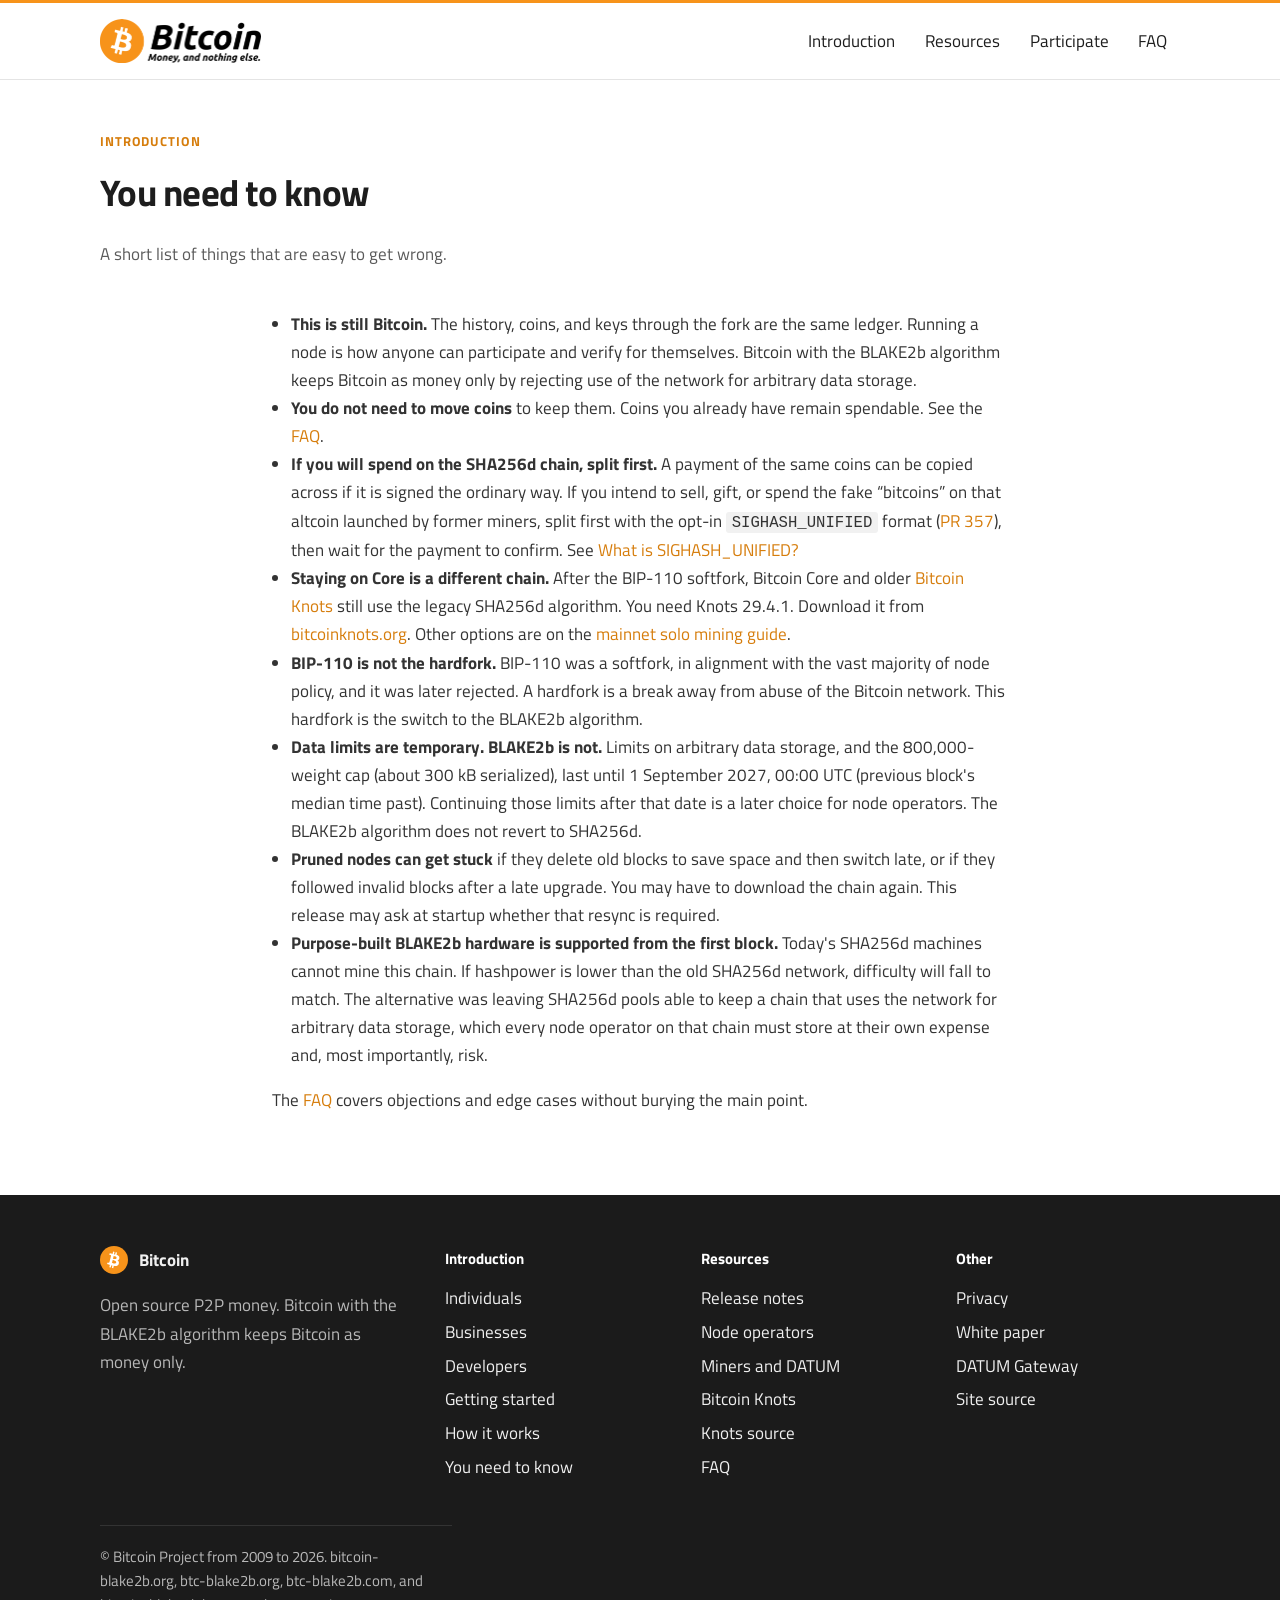
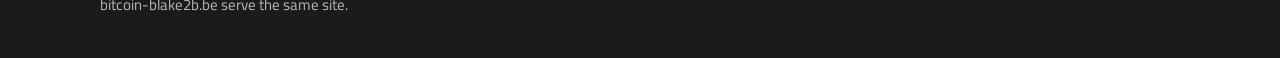
<file: you-need-to-know.html>
<!DOCTYPE html>
<html lang="en">
<head>
    <meta charset="UTF-8">
    <meta name="viewport" content="width=device-width, initial-scale=1.0">
    <title>You need to know about the Bitcoin hardfork</title>
    <meta name="description" content="The facts that matter before, during, and after the BLAKE2b proof-of-work change.">
    <meta name="robots" content="index,follow,max-image-preview:large,max-snippet:-1,max-video-preview:-1">
    <meta name="referrer" content="strict-origin-when-cross-origin">
    <meta name="theme-color" content="#f7931a">
    <link rel="canonical" href="https://btc-blake2b.org/you-need-to-know">
    <meta property="og:title" content="You need to know about the Bitcoin hardfork">
    <meta property="og:description" content="The facts that matter before, during, and after the BLAKE2b proof-of-work change.">
    <meta property="og:type" content="website">
    <meta property="og:site_name" content="Bitcoin">
    <meta property="og:url" content="https://btc-blake2b.org/you-need-to-know">
    <meta property="og:image" content="https://btc-blake2b.org/media/og-image.png?v=2">
    <meta name="twitter:card" content="summary_large_image">
    <meta name="twitter:title" content="You need to know about the Bitcoin hardfork">
    <meta name="twitter:description" content="The facts that matter before, during, and after the BLAKE2b proof-of-work change.">
    <meta name="twitter:image" content="https://btc-blake2b.org/media/og-image.png?v=2">
    <link rel="icon" href="/media/logo.svg" type="image/svg+xml">
    <link rel="stylesheet" href="/static/style.css?v=8">
</head>
<body>
    <a class="skip-link" href="#content">Skip to content</a>
    <header class="site-header">
        <div class="wrap header-bar">
            <a class="brand" href="/">
                <img src="/media/header-logo.png?v=2" alt="Bitcoin">
            </a>
            <button class="nav-toggle" type="button" data-nav-toggle aria-expanded="false" aria-controls="site-nav">Menu</button>
            <nav class="site-nav" id="site-nav" data-site-nav aria-label="Primary">
                <div class="nav-item" data-dropdown>
                    <button type="button" data-dropdown-button aria-expanded="false">Introduction</button>
                    <div class="dropdown-menu">
                        <a href="/individuals">Individuals</a>
                        <a href="/businesses">Businesses</a>
                        <a href="/developers">Developers</a>
                        <a href="/getting-started">Getting started</a>
                        <a href="/how-it-works">How it works</a>
                        <a href="/you-need-to-know">You need to know</a>
                    </div>
                </div>
                <div class="nav-item" data-dropdown>
                    <button type="button" data-dropdown-button aria-expanded="false">Resources</button>
                    <div class="dropdown-menu">
                        <a href="https://github.com/bitcoinknots/bitcoin/blob/v29.4.1.knots20260508/doc/release-notes.md" rel="noopener">Release notes</a>
                        <a href="/nodes">Node operators</a>
                        <a href="/miners">Miners and DATUM</a>
                        <a href="/mining">Bitcoin Knots</a>
                        <a href="https://github.com/bitcoinknots/bitcoin" rel="noopener">Knots source</a>
                    </div>
                </div>
                <a href="/getting-started">Participate</a>
                <a href="/faq">FAQ</a>
            </nav>
        </div>
    </header>

    <main id="content">
        <header class="page-header">
            <div class="wrap">
                <p class="kicker">Introduction</p>
                <h1>You need to know</h1>
                <p>A short list of things that are easy to get wrong.</p>
            </div>
        </header>
        <article class="wrap prose">

            <ul>
                <li><strong>This is still Bitcoin.</strong> The history, coins, and keys through the fork are the same ledger. Running a node is how anyone can participate and verify for themselves. Bitcoin with the BLAKE2b algorithm keeps Bitcoin as money only by rejecting use of the network for arbitrary data storage.</li>
                <li><strong>You do not need to move coins</strong> to keep them. Coins you already have remain spendable. See the <a href="/faq#q11">FAQ</a>.</li>
                <li><strong>If you will spend on the SHA256d chain, split first.</strong> A payment of the same coins can be copied across if it is signed the ordinary way. If you intend to sell, gift, or spend the fake “bitcoins” on that altcoin launched by former miners, split first with the opt-in <code>SIGHASH_UNIFIED</code> format (<a href="https://github.com/bitcoinknots/bitcoin/pull/357" rel="noopener">PR 357</a>), then wait for the payment to confirm. See <a href="/faq#q-sighash">What is SIGHASH_UNIFIED?</a></li>
                <li><strong>Staying on Core is a different chain.</strong> After the BIP-110 softfork, Bitcoin Core and older <a href="https://bitcoinknots.org/" rel="noopener">Bitcoin Knots</a> still use the legacy SHA256d algorithm. You need Knots 29.4.1. Download it from <a href="https://bitcoinknots.org/?29.4.1.20260508?twitter" rel="noopener">bitcoinknots.org</a>. Other options are on the <a href="/mining">mainnet solo mining guide</a>.</li>
                <li><strong>BIP-110 is not the hardfork.</strong> BIP-110 was a softfork, in alignment with the vast majority of node policy, and it was later rejected. A hardfork is a break away from abuse of the Bitcoin network. This hardfork is the switch to the BLAKE2b algorithm.</li>
                <li><strong>Data limits are temporary. BLAKE2b is not.</strong> Limits on arbitrary data storage, and the 800,000-weight cap (about 300 kB serialized), last until 1 September 2027, 00:00 UTC (previous block's median time past). Continuing those limits after that date is a later choice for node operators. The BLAKE2b algorithm does not revert to SHA256d.</li>
                <li><strong>Pruned nodes can get stuck</strong> if they delete old blocks to save space and then switch late, or if they followed invalid blocks after a late upgrade. You may have to download the chain again. This release may ask at startup whether that resync is required.</li>
                <li><strong>Purpose-built BLAKE2b hardware is supported from the first block.</strong> Today's SHA256d machines cannot mine this chain. If hashpower is lower than the old SHA256d network, difficulty will fall to match. The alternative was leaving SHA256d pools able to keep a chain that uses the network for arbitrary data storage, which every node operator on that chain must store at their own expense and, most importantly, risk.</li>
            </ul>
            <p>The <a href="/faq">FAQ</a> covers objections and edge cases without burying the main point.</p>

        </article>
    </main>
    <footer class="site-footer">
        <div class="wrap">
            <div class="footer-grid">
                <div>
                    <a class="footer-brand" href="/">
                        <img src="/media/logo.svg" alt="">
                        Bitcoin
                    </a>
                    <p>Open source P2P money. Bitcoin with the BLAKE2b algorithm keeps Bitcoin as money only.</p>
                </div>
                <div>
                    <h2>Introduction</h2>
                    <ul>
                        <li><a href="/individuals">Individuals</a></li>
                        <li><a href="/businesses">Businesses</a></li>
                        <li><a href="/developers">Developers</a></li>
                        <li><a href="/getting-started">Getting started</a></li>
                        <li><a href="/how-it-works">How it works</a></li>
                        <li><a href="/you-need-to-know">You need to know</a></li>
                    </ul>
                </div>
                <div>
                    <h2>Resources</h2>
                    <ul>
                        <li><a href="https://github.com/bitcoinknots/bitcoin/blob/v29.4.1.knots20260508/doc/release-notes.md" rel="noopener">Release notes</a></li>
                        <li><a href="/nodes">Node operators</a></li>
                        <li><a href="/miners">Miners and DATUM</a></li>
                        <li><a href="/mining">Bitcoin Knots</a></li>
                        <li><a href="https://github.com/bitcoinknots/bitcoin" rel="noopener">Knots source</a></li>
                        <li><a href="/faq">FAQ</a></li>
                    </ul>
                </div>
                <div>
                    <h2>Other</h2>
                    <ul>
                        <li><a href="/privacy">Privacy</a></li>
                        <li><a href="https://bitcoin.org/bitcoin.pdf" rel="noopener">White paper</a></li>
                        <li><a href="https://github.com/CONVOYMining/datum_gateway" rel="noopener">DATUM Gateway</a></li>
                        <li><a href="https://github.com/innerhat-dev/bitcoin-blake2b.org" rel="noopener">Site source</a></li>
                    </ul>
                </div>
            </div>
            <p class="footer-note">© Bitcoin Project from 2009 to 2026. bitcoin-blake2b.org, btc-blake2b.org, btc-blake2b.com, and bitcoin-blake2b.be serve the same site.</p>
        </div>
    </footer>
    <script src="/static/site.js?v=4"></script>

</body>
</html>
</file>
<file: static/style.css>
/* Titillium Web, same faces bitcoin.org ships. SIL Open Font License 1.1. Served locally. */
@font-face {
  font-family: "Titillium Web";
  src: url("/static/fonts/TitilliumWeb-Regular.woff2") format("woff2"),
       url("/static/fonts/TitilliumWeb-Regular.woff") format("woff");
  font-weight: 400;
  font-style: normal;
  font-display: swap;
}

@font-face {
  font-family: "Titillium Web";
  src: url("/static/fonts/TitilliumWeb-Italic.woff2") format("woff2"),
       url("/static/fonts/TitilliumWeb-Italic.woff") format("woff");
  font-weight: 400;
  font-style: italic;
  font-display: swap;
}

@font-face {
  font-family: "Titillium Web";
  src: url("/static/fonts/TitilliumWeb-SemiBold.woff2") format("woff2"),
       url("/static/fonts/TitilliumWeb-SemiBold.woff") format("woff");
  font-weight: 600;
  font-style: normal;
  font-display: swap;
}

@font-face {
  font-family: "Titillium Web";
  src: url("/static/fonts/TitilliumWeb-Bold.woff2") format("woff2"),
       url("/static/fonts/TitilliumWeb-Bold.woff") format("woff");
  font-weight: 700;
  font-style: normal;
  font-display: swap;
}

:root {
  --btc-orange: #f7931a;
  --btc-orange-dark: #d67d0c;
  --ink: #1d1d1d;
  --muted: #5a5a5a;
  --line: #e4e4e4;
  --paper: #ffffff;
  --wash: #f7f7f7;
  --footer: #1b1b1b;
  --max: 1080px;
  --font: "Titillium Web", Arial, sans-serif;
}

*,
*::before,
*::after {
  box-sizing: border-box;
}

html {
  scroll-behavior: smooth;
}

body {
  margin: 0;
  color: var(--ink);
  background: var(--paper);
  font-family: var(--font);
  font-size: 17px;
  line-height: 1.65;
}

img {
  max-width: 100%;
  height: auto;
}

a {
  color: var(--btc-orange-dark);
  text-decoration: none;
}

a:hover,
a:focus-visible {
  color: var(--btc-orange);
  text-decoration: underline;
}

code {
  font-family: Consolas, "Liberation Mono", Menlo, monospace;
  font-size: 0.92em;
  background: #f1f1f1;
  padding: 0.1em 0.35em;
  border-radius: 3px;
}

pre {
  overflow-x: auto;
  background: #f1f1f1;
  padding: 1rem 1.1rem;
  border-radius: 3px;
}

pre code {
  padding: 0;
  background: none;
}

.skip-link {
  position: absolute;
  left: -999px;
  top: 0;
  background: var(--ink);
  color: #fff;
  padding: 0.6rem 1rem;
  z-index: 100;
}

.skip-link:focus {
  left: 1rem;
  top: 1rem;
}

.wrap {
  width: min(calc(100% - 2.5rem), var(--max));
  margin: 0 auto;
}

.site-header {
  border-top: 3px solid var(--btc-orange);
  border-bottom: 1px solid var(--line);
  background: var(--paper);
}

.header-bar {
  display: flex;
  align-items: center;
  justify-content: space-between;
  min-height: 76px;
  gap: 1.5rem;
}

.brand {
  display: flex;
  align-items: center;
  gap: 0.7rem;
  color: var(--ink);
  text-decoration: none;
  font-weight: 700;
  letter-spacing: 0.01em;
}

.brand:hover,
.brand:focus-visible {
  color: var(--ink);
  text-decoration: none;
}

.brand img {
  display: block;
  height: 44px;
  width: auto;
}

.brand-text {
  display: flex;
  flex-direction: column;
  line-height: 1.1;
}

.brand-text strong {
  font-size: 1.15rem;
}

.brand-text span {
  font-size: 0.72rem;
  font-weight: 600;
  letter-spacing: 0.08em;
  text-transform: uppercase;
  color: var(--muted);
}

.nav-toggle {
  display: none;
  border: 1px solid var(--line);
  background: var(--paper);
  color: var(--ink);
  padding: 0.45rem 0.7rem;
  font: inherit;
  cursor: pointer;
}

.site-nav {
  display: flex;
  align-items: center;
  gap: 0.25rem;
}

.nav-item {
  position: relative;
}

.site-nav a,
.site-nav button {
  display: block;
  padding: 0.7rem 0.8rem;
  color: var(--ink);
  background: none;
  border: 0;
  font: inherit;
  cursor: pointer;
}

.site-nav a:hover,
.site-nav button:hover,
.site-nav a:focus-visible,
.site-nav button:focus-visible,
.site-nav a[aria-current="page"] {
  color: var(--btc-orange-dark);
  text-decoration: none;
}

.dropdown-menu {
  display: none;
  position: absolute;
  top: 100%;
  left: 0;
  min-width: 220px;
  background: var(--paper);
  border: 1px solid var(--line);
  box-shadow: 0 10px 24px rgba(0, 0, 0, 0.08);
  padding: 0.4rem 0;
  z-index: 20;
}

.nav-item:hover .dropdown-menu,
.nav-item:focus-within .dropdown-menu,
.nav-item.is-open .dropdown-menu {
  display: block;
}

.dropdown-menu a {
  padding: 0.55rem 1rem;
}

.hero {
  padding: 5.5rem 0 4.5rem;
}

.hero h1 {
  margin: 0 0 1rem;
  font-size: clamp(2.1rem, 5vw, 3.4rem);
  line-height: 1.15;
  letter-spacing: -0.03em;
  max-width: 18ch;
}

.hero .lede {
  max-width: 40rem;
  font-size: 1.2rem;
  color: var(--muted);
  margin: 0 0 1.8rem;
}

.hero-actions,
.button-row {
  display: flex;
  flex-wrap: wrap;
  gap: 0.75rem;
}

.button {
  display: inline-block;
  padding: 0.8rem 1.25rem;
  border-radius: 3px;
  font-weight: 600;
  text-decoration: none;
}

.button:hover,
.button:focus-visible {
  text-decoration: none;
}

.button-primary {
  background: var(--btc-orange);
  color: #fff;
}

.button-primary:hover,
.button-primary:focus-visible {
  background: var(--btc-orange-dark);
  color: #fff;
}

.button-secondary {
  background: var(--ink);
  color: #fff;
}

.button-secondary:hover,
.button-secondary:focus-visible {
  color: #fff;
  opacity: 0.92;
}

.button-ghost {
  border: 1px solid var(--line);
  color: var(--ink);
  background: var(--paper);
}

.button-ghost:hover,
.button-ghost:focus-visible {
  color: var(--ink);
  border-color: var(--ink);
}

.section {
  padding: 4rem 0;
}

.section-wash {
  background: var(--wash);
}

.section h2,
.page-header h1 {
  margin: 0 0 1rem;
  font-size: clamp(1.7rem, 3vw, 2.3rem);
  letter-spacing: -0.02em;
}

.section-intro,
.page-header p {
  max-width: 42rem;
  color: var(--muted);
}

.page-header {
  padding: 3.2rem 0 0.5rem;
}

.page-header .kicker {
  margin: 0 0 0.6rem;
  color: var(--btc-orange-dark);
  font-size: 0.82rem;
  font-weight: 700;
  letter-spacing: 0.08em;
  text-transform: uppercase;
}

.prose {
  max-width: 46rem;
  padding: 0 0 4rem;
}

.prose h2,
.prose h3 {
  margin-top: 2.2rem;
  letter-spacing: -0.02em;
}

.prose p,
.prose li {
  color: #333;
}

.prose ul,
.prose ol {
  padding-left: 1.2rem;
}

.prose table {
  width: 100%;
  border-collapse: collapse;
  margin: 1.2rem 0;
  font-size: 0.95rem;
}

.prose th,
.prose td {
  text-align: left;
  vertical-align: top;
  padding: 0.55rem 0.7rem 0.55rem 0;
  border-bottom: 1px solid var(--line);
}

.prose th {
  font-weight: 600;
  color: var(--ink);
}

.card-grid,
.feature-grid,
.audience-grid {
  display: grid;
  gap: 1.25rem;
}

.audience-grid,
.feature-grid {
  grid-template-columns: repeat(3, 1fr);
}

.card-grid {
  grid-template-columns: repeat(2, 1fr);
}

.card,
.audience-card,
.feature-card {
  background: var(--paper);
  border: 1px solid var(--line);
  padding: 1.5rem 1.4rem 1.4rem;
}

.audience-card h3,
.feature-card h3,
.card h3 {
  margin: 0 0 0.6rem;
  font-size: 1.2rem;
}

.audience-card p,
.feature-card p,
.card p {
  margin: 0 0 1rem;
  color: var(--muted);
}

.icon-mark {
  width: 42px;
  height: 42px;
  margin-bottom: 1rem;
  color: var(--btc-orange);
}

.fact-row {
  display: grid;
  grid-template-columns: repeat(3, 1fr);
  gap: 1.25rem;
  margin-top: 2.5rem;
}

.fact dt {
  font-size: 0.78rem;
  text-transform: uppercase;
  letter-spacing: 0.08em;
  color: var(--muted);
  margin-bottom: 0.35rem;
}

.fact dd {
  margin: 0;
  font-weight: 700;
  font-size: 1.15rem;
}

.faq-index {
  display: grid;
  grid-template-columns: 1fr 1fr;
  gap: 0.4rem 1.5rem;
  margin: 0 0 2.5rem;
  padding-left: 1.2rem;
  list-style: disc;
}

.faq-index li {
  margin-left: 0.2rem;
}

.faq-item {
  border-top: 1px solid var(--line);
  padding: 1.5rem 0 0.4rem;
}

.faq-item h2 {
  font-size: 1.25rem;
  margin: 0 0 0.7rem;
}

.callout {
  border-left: 3px solid var(--btc-orange);
  background: #fff8ee;
  padding: 1rem 1.15rem;
  margin: 1.5rem 0;
}

.site-footer {
  background: var(--footer);
  color: #d8d8d8;
  padding: 3.2rem 0 1.6rem;
}

.site-footer p {
  color: #b8b8b8;
  max-width: 22rem;
}

.site-footer a {
  color: #f0f0f0;
}

.footer-grid {
  display: grid;
  grid-template-columns: 1.4fr repeat(3, 1fr);
  gap: 2rem;
}

.footer-brand {
  display: flex;
  align-items: center;
  gap: 0.7rem;
  color: #fff;
  font-weight: 700;
  text-decoration: none;
}

.footer-brand:hover {
  color: #fff;
  text-decoration: none;
}

.footer-brand img {
  width: 28px;
  height: 28px;
}

.site-footer h2 {
  margin: 0 0 0.8rem;
  font-size: 0.95rem;
  color: #fff;
}

.site-footer ul {
  list-style: none;
  margin: 0;
  padding: 0;
}

.site-footer li {
  margin: 0.35rem 0;
}

.footer-note {
  margin-top: 2.4rem;
  padding-top: 1.2rem;
  border-top: 1px solid #333;
  color: #9a9a9a;
  font-size: 0.92rem;
}

@media (max-width: 860px) {
  .brand img {
    height: 32px;
  }

  .nav-toggle {
    display: inline-block;
  }

  .site-nav {
    display: none;
    position: absolute;
    left: 0;
    right: 0;
    top: 76px;
    background: var(--paper);
    border-bottom: 1px solid var(--line);
    flex-direction: column;
    align-items: stretch;
    padding: 0.5rem 1.25rem 1rem;
    z-index: 30;
  }

  .site-nav.is-open {
    display: flex;
  }

  .site-header {
    position: relative;
  }

  .dropdown-menu {
    position: static;
    border: 0;
    box-shadow: none;
    padding: 0 0 0.4rem 0.6rem;
  }

  .audience-grid,
  .feature-grid,
  .card-grid,
  .fact-row,
  .faq-index,
  .footer-grid {
    grid-template-columns: 1fr;
  }

  .hero {
    padding: 3.2rem 0 2.8rem;
  }
}
</file>
